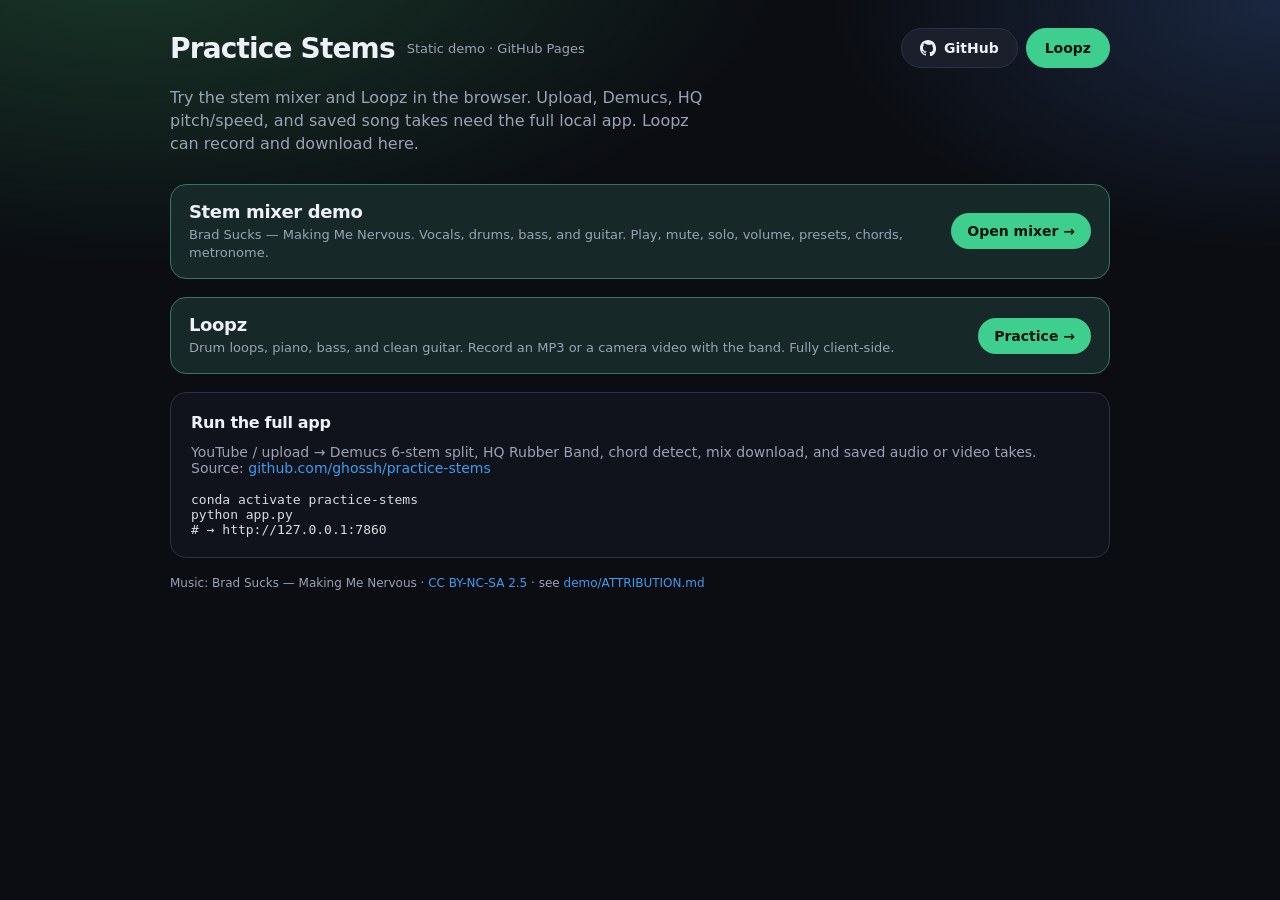
<file: docs/index.html>
<!DOCTYPE html>
<html lang="en">
<head>
  <meta charset="UTF-8" />
  <meta name="viewport" content="width=device-width, initial-scale=1, viewport-fit=cover" />
  <meta name="theme-color" content="#0b0d12" />
  <title>Practice Stems · Demo</title>
  <link rel="stylesheet" href="static/app.css" />
</head>
<body>
  <div class="wrap">
    <div class="brand">
      <h1>Practice Stems</h1>
      <span class="tag">Static demo · GitHub Pages</span>
      <div class="brand-actions">
        <a class="btn brand-github" href="https://github.com/ghossh/practice-stems" target="_blank" rel="noopener">
          <svg viewBox="0 0 16 16" width="16" height="16" aria-hidden="true" fill="currentColor"><path d="M8 0C3.58 0 0 3.58 0 8c0 3.54 2.29 6.53 5.47 7.59.4.07.55-.17.55-.38 0-.19-.01-.82-.01-1.49-2.01.37-2.53-.49-2.69-.94-.09-.23-.48-.94-.82-1.13-.28-.15-.68-.52-.01-.53.63-.01 1.08.58 1.23.82.72 1.21 1.87.87 2.33.66.07-.52.28-.87.51-1.07-1.78-.2-3.64-.89-3.64-3.95 0-.87.31-1.59.82-2.15-.08-.2-.36-1.02.08-2.12 0 0 .67-.21 2.2.82A7.68 7.68 0 0 1 8 4.77c.68.003 1.36.092 2 .27 1.53-1.04 2.2-.82 2.2-.82.44 1.1.16 1.92.08 2.12.51.56.82 1.27.82 2.15 0 3.07-1.87 3.75-3.65 3.95.29.25.54.73.54 1.48 0 1.07-.01 1.93-.01 2.2 0 .21.15.46.55.38A8.013 8.013 0 0 0 16 8c0-4.42-3.58-8-8-8z"/></svg>
          GitHub
        </a>
        <a class="btn primary brand-loopz" href="loopz.html">Loopz</a>
      </div>
    </div>
    <div class="hero">
      <p>Try the stem mixer and Loopz in the browser. Upload, Demucs, HQ pitch/speed, and saved song takes need the full local app. Loopz can record and download here.</p>
    </div>

    <a class="loopz-home-card" href="player.html">
      <div>
        <strong>Stem mixer demo</strong>
        <p>Brad Sucks — Making Me Nervous. Vocals, drums, bass, and guitar. Play, mute, solo, volume, presets, chords, metronome.</p>
      </div>
      <span class="loopz-home-go">Open mixer →</span>
    </a>

    <a class="loopz-home-card" href="loopz.html" style="margin-top: 12px;">
      <div>
        <strong>Loopz</strong>
        <p>Drum loops, piano, bass, and clean guitar. Record an MP3 or a camera video with the band. Fully client-side.</p>
      </div>
      <span class="loopz-home-go">Practice →</span>
    </a>

    <div class="card" style="margin-top: 18px;">
      <div class="library-head"><h2>Run the full app</h2></div>
      <p class="section-sub" style="margin-top:0">YouTube / upload → Demucs 6-stem split, HQ Rubber Band, chord detect, mix download, and saved audio or video takes.
        Source: <a href="https://github.com/ghossh/practice-stems" target="_blank" rel="noopener">github.com/ghossh/practice-stems</a></p>
      <pre style="margin:0;white-space:pre-wrap;font-size:13px;opacity:.9">conda activate practice-stems
python app.py
# → http://127.0.0.1:7860</pre>
    </div>

    <p class="footer-note">
      Music: Brad Sucks — Making Me Nervous ·
      <a href="https://creativecommons.org/licenses/by-nc-sa/2.5/" target="_blank" rel="noopener">CC BY-NC-SA 2.5</a> ·
      see <a href="demo/ATTRIBUTION.md">demo/ATTRIBUTION.md</a>
    </p>
  </div>
</body>
</html>
</file>
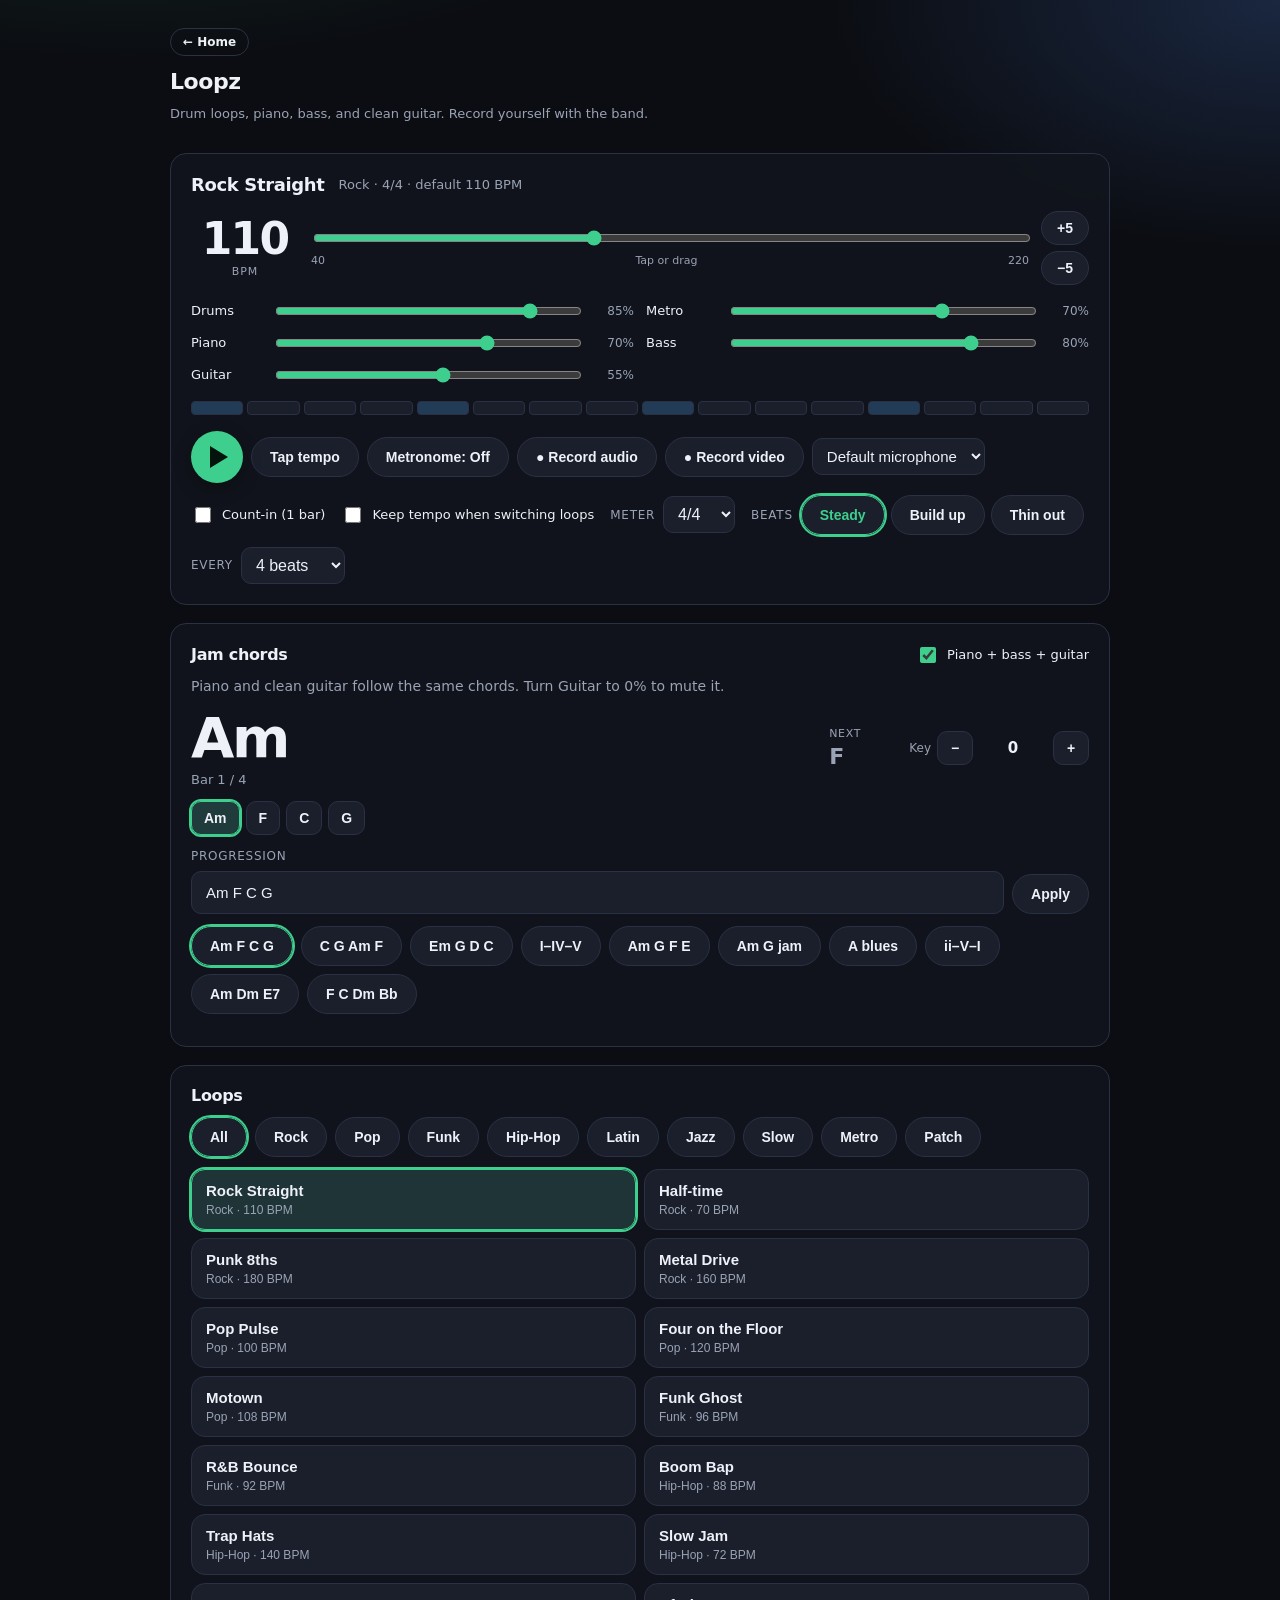
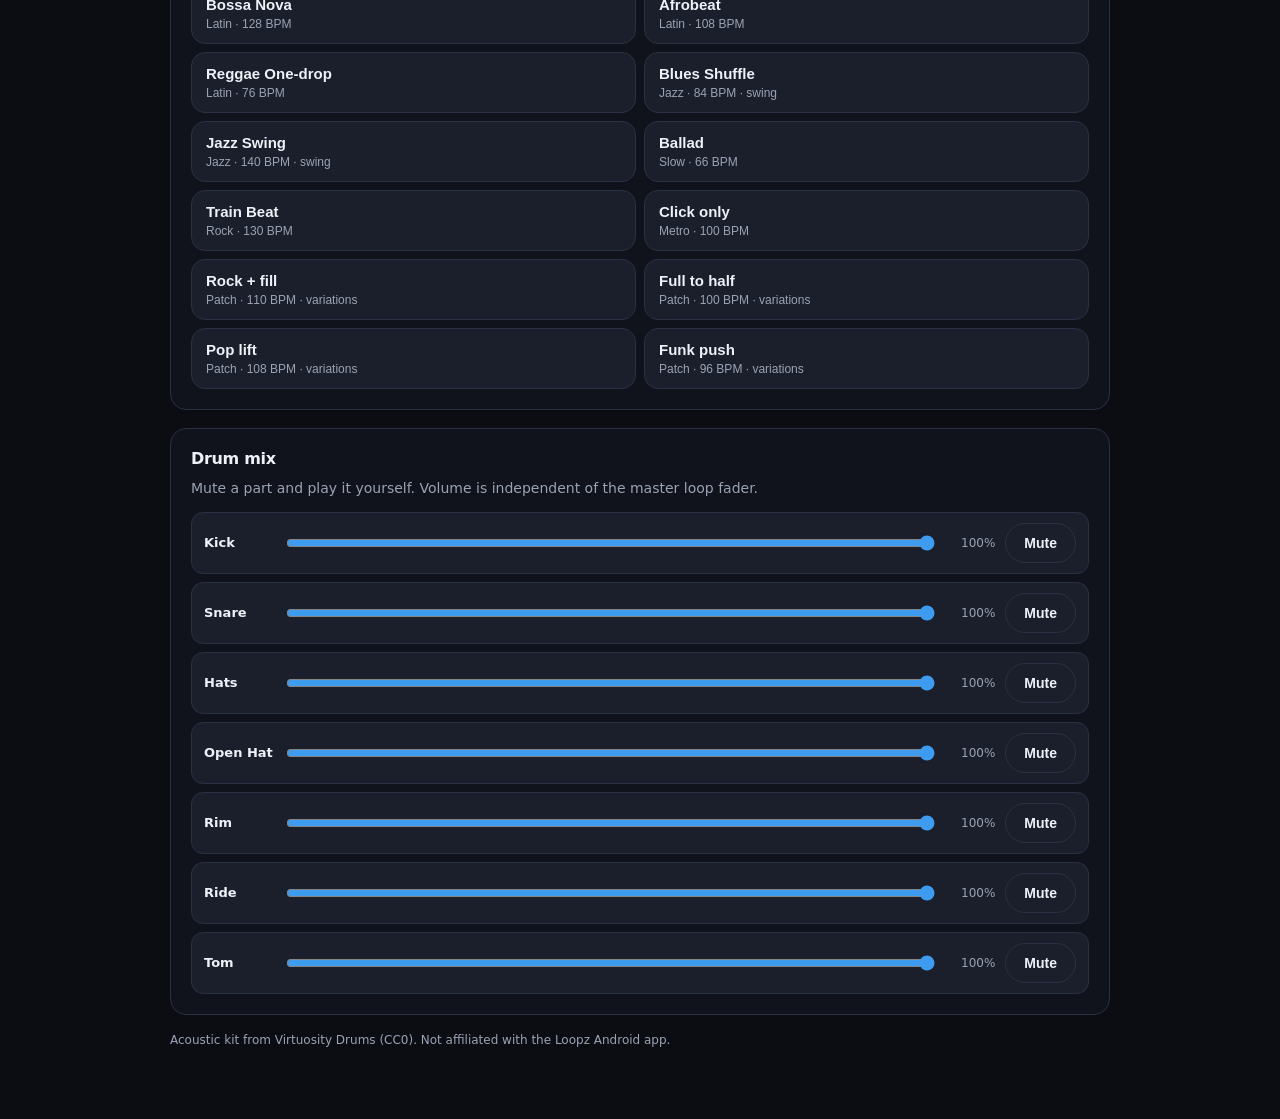
<file: docs/loopz.html>
<!DOCTYPE html>
<html lang="en">
<head>
  <meta charset="UTF-8" />
  <meta name="viewport" content="width=device-width, initial-scale=1, viewport-fit=cover" />
  <meta name="theme-color" content="#0b0d12" />
  <title>Loopz · Practice Stems</title>
  <link rel="stylesheet" href="static/app.css" />
</head>
<body>
  <div class="wrap">
    <div class="player-top">
      <div class="player-nav">
        <a class="ghost" href="./index.html">← Home</a>
      </div>
      <div class="loopz-hero-row">
        <h1>Loopz</h1>
        <p class="loopz-sub">Drum loops, piano, bass, and clean guitar. Record yourself with the band.</p>
      </div>
    </div>

    <div class="card">
      <div class="loopz-now">
        <span class="loopz-now-name" id="nowName">Rock Straight</span>
        <span class="loopz-now-meta" id="nowMeta">Rock · 4/4</span>
      </div>

      <div class="tempo-hero">
        <div class="bpm-readout">
          <span class="bpm-num" id="bpmNum">110</span>
          <span class="bpm-lab" id="bpmLab">BPM</span>
        </div>
        <div class="tempo-slider-wrap">
          <input type="range" id="tempo" min="40" max="220" step="1" value="110" />
          <div class="tempo-hint"><span>40</span><span>Tap or drag</span><span>220</span></div>
        </div>
        <div class="tempo-btns">
          <button type="button" id="bpmUp" title="Faster">+5</button>
          <button type="button" id="bpmDown" title="Slower">−5</button>
        </div>
      </div>

      <div class="loopz-vols">
        <label class="loopz-vol">
          <span>Drums</span>
          <input type="range" id="loopVol" min="0" max="1" step="0.01" value="0.85" />
          <span class="vol" id="loopVolVal">85%</span>
        </label>
        <label class="loopz-vol">
          <span>Metro</span>
          <input type="range" id="metroVol" min="0" max="1" step="0.01" value="0.7" />
          <span class="vol" id="metroVolVal">70%</span>
        </label>
        <label class="loopz-vol">
          <span>Piano</span>
          <input type="range" id="pianoVol" min="0" max="1" step="0.01" value="0.7" />
          <span class="vol" id="pianoVolVal">70%</span>
        </label>
        <label class="loopz-vol">
          <span>Bass</span>
          <input type="range" id="bassVol" min="0" max="1" step="0.01" value="0.8" />
          <span class="vol" id="bassVolVal">80%</span>
        </label>
        <label class="loopz-vol">
          <span>Guitar</span>
          <input type="range" id="guitarVol" min="0" max="1" step="0.01" value="0.55" />
          <span class="vol" id="guitarVolVal">55%</span>
        </label>
      </div>

      <div class="beat-strip" id="beatStrip" aria-hidden="true"></div>

      <div class="loopz-transport">
        <button class="primary play-btn" type="button" id="playBtn" aria-label="Play" title="Play"></button>
        <button type="button" id="tapBtn" title="Tap a few times to set tempo">Tap tempo</button>
        <button type="button" id="metroBtn" class="hq-toggle">Metronome: Off</button>
        <button type="button" id="recordBtn" class="record-btn" aria-label="Record audio">● Record audio</button>
        <button type="button" id="recordVideoBtn" class="record-btn" aria-label="Record video">● Record video</button>
        <select id="micSel" title="Microphone" aria-label="Microphone">
          <option value="">Default microphone</option>
        </select>
        <span class="rec-timer" id="recTimer" hidden>0:00</span>
      </div>
      <div class="cam-preview" id="camPreview" hidden>
        <video id="camVideo" autoplay playsinline muted></video>
        <span class="cam-preview-badge">REC</span>
      </div>
      <p class="loopz-rec-note" id="recNote" hidden></p>
      <audio id="takeAudio" controls hidden></audio>
      <video id="takeVideo" class="take-video" controls playsinline hidden></video>
      <div class="loopz-checks">
        <label><input type="checkbox" id="countIn" /> Count-in (1 bar)</label>
        <label><input type="checkbox" id="keepTempo" /> Keep tempo when switching loops</label>
        <div class="loopz-field">
          <span>Meter</span>
          <select id="meterSel">
            <option value="4" selected>4/4</option>
            <option value="3">3/4</option>
            <option value="2">2/4</option>
            <option value="6">6/8</option>
          </select>
        </div>
        <div class="loopz-field">
          <span>Beats</span>
          <div class="seg" id="shapeSeg" role="group" aria-label="Beats">
            <button type="button" data-shape="steady" class="on">Steady</button>
            <button type="button" data-shape="build">Build up</button>
            <button type="button" data-shape="thin">Thin out</button>
          </div>
        </div>
        <div class="loopz-field">
          <span>Every</span>
          <select id="shapeEverySel" title="How long each build or thin step lasts">
            <option value="2">2 beats</option>
            <option value="4" selected>4 beats</option>
            <option value="8">8 beats</option>
            <option value="16">16 beats</option>
          </select>
        </div>
        <span class="loopz-shape-hint" id="shapeHint"></span>
      </div>
    </div>

    <div class="card jam-card" style="margin-top: 18px;">
      <div class="library-head">
        <h2>Jam chords</h2>
        <label class="jam-toggle">
          <input type="checkbox" id="jamOn" checked />
          Piano + bass + guitar
        </label>
      </div>
      <p class="section-sub" style="margin-top:0">Piano and clean guitar follow the same chords. Turn Guitar to 0% to mute it.</p>

      <div class="jam-now-row">
        <div class="jam-now-wrap">
          <div class="jam-now" id="jamNow">Am</div>
          <div class="jam-now-meta" id="jamNowMeta">Bar 1 / 4</div>
        </div>
        <div class="jam-next-col">
          <span class="jam-next-lab">Next</span>
          <span class="jam-next" id="jamNext">F</span>
        </div>
        <div class="key-wrap jam-key" title="Transpose the whole progression">
          <span>Key</span>
          <button type="button" id="jamDown" aria-label="Lower key">−</button>
          <span class="key-val" id="jamKeyVal">0</span>
          <button type="button" id="jamUp" aria-label="Raise key">+</button>
        </div>
      </div>

      <div class="jam-prog-row" id="jamChips"></div>

      <div class="jam-edit">
        <label for="jamProg">Progression</label>
        <input id="jamProg" type="text" spellcheck="false" autocomplete="off"
          value="Am F C G" placeholder="Am F C G" />
        <button type="button" id="jamApply">Apply</button>
      </div>
      <div class="loopz-filters" id="jamPresets"></div>
    </div>

    <div class="card" style="margin-top: 18px;">
      <div class="library-head">
        <h2>Loops</h2>
      </div>
      <div class="loopz-filters" id="filters"></div>
      <div class="loop-grid" id="loopGrid"></div>
    </div>

    <div class="card" style="margin-top: 18px;">
      <div class="library-head">
        <h2>Drum mix</h2>
      </div>
      <p class="section-sub" style="margin-top:0">Mute a part and play it yourself. Volume is independent of the master loop fader.</p>
      <div class="loopz-drums" id="drumMix"></div>
    </div>
    <p class="footer-note">Acoustic kit from Virtuosity Drums (CC0). Not affiliated with the Loopz Android app.</p>
  </div>
  <script src="static/lame.min.js"></script>
  <script src="static/loopz.js"></script>
</body>
</html>
</file>
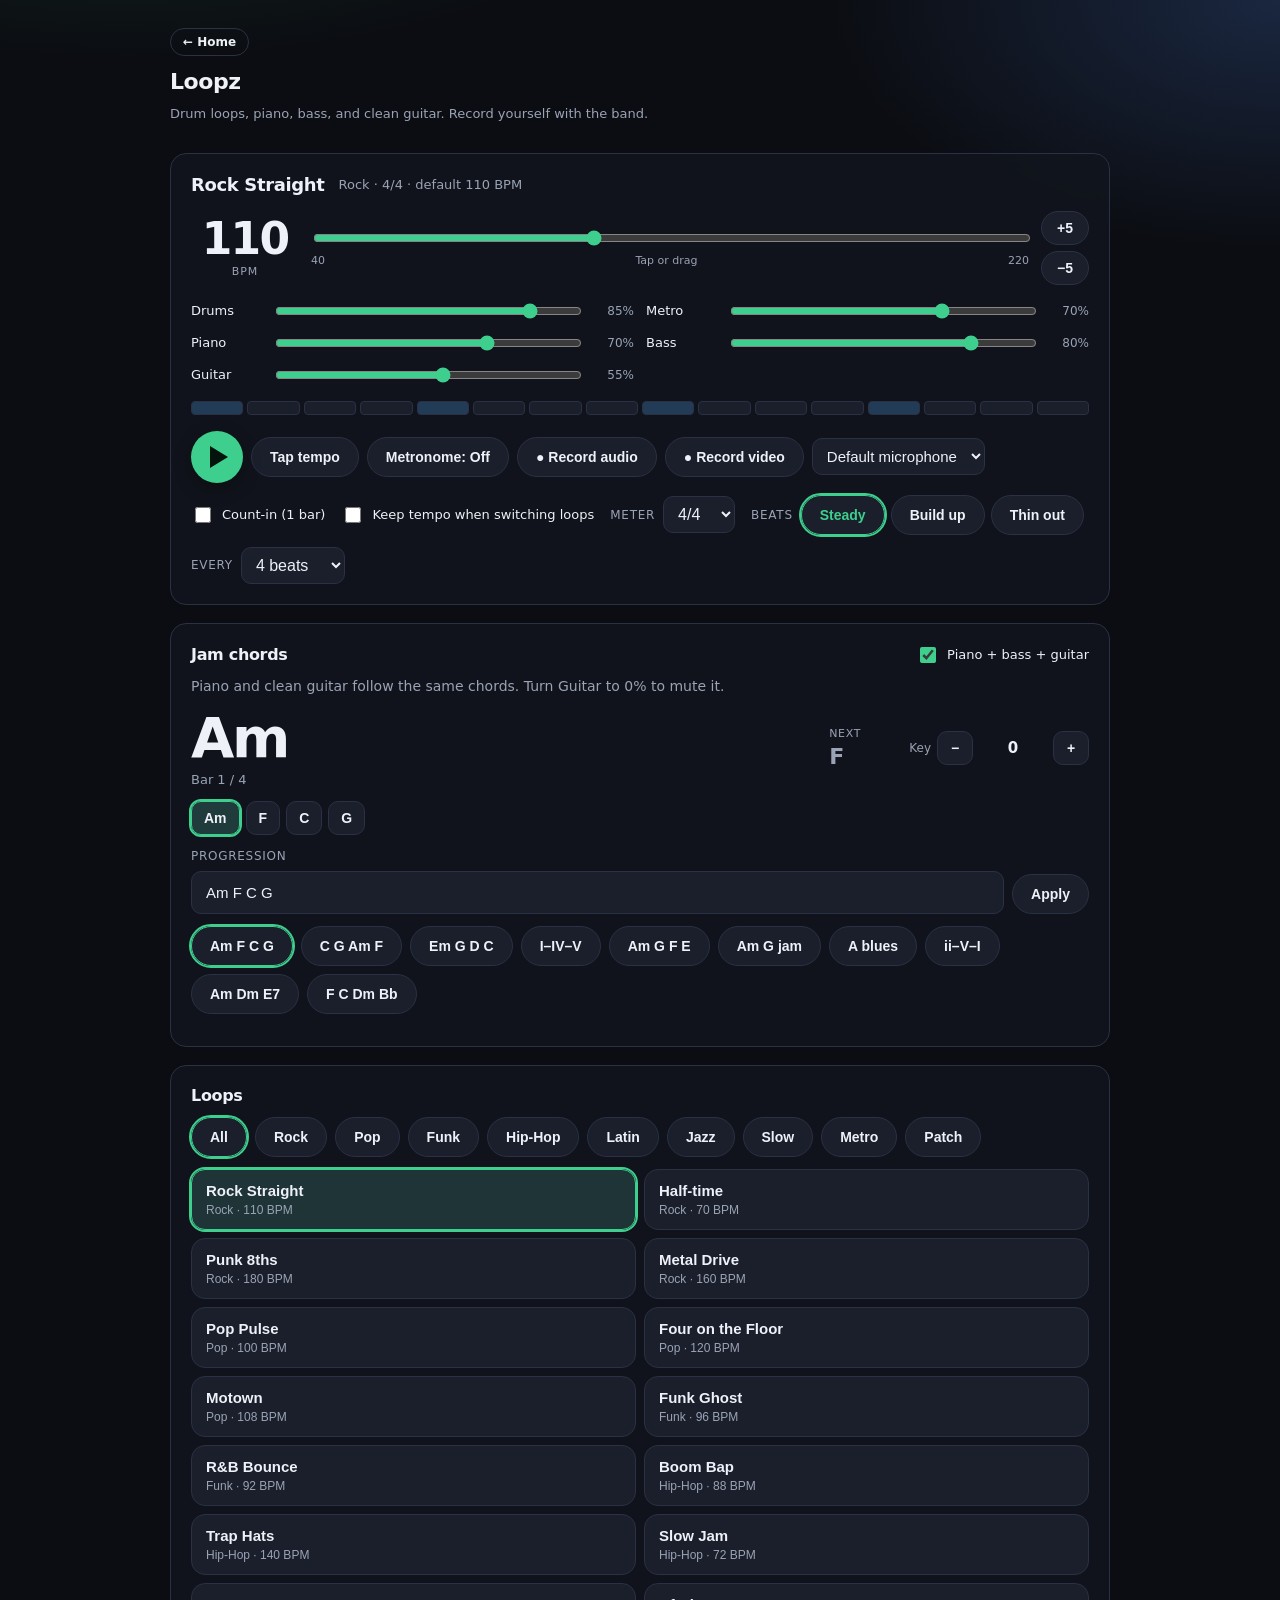
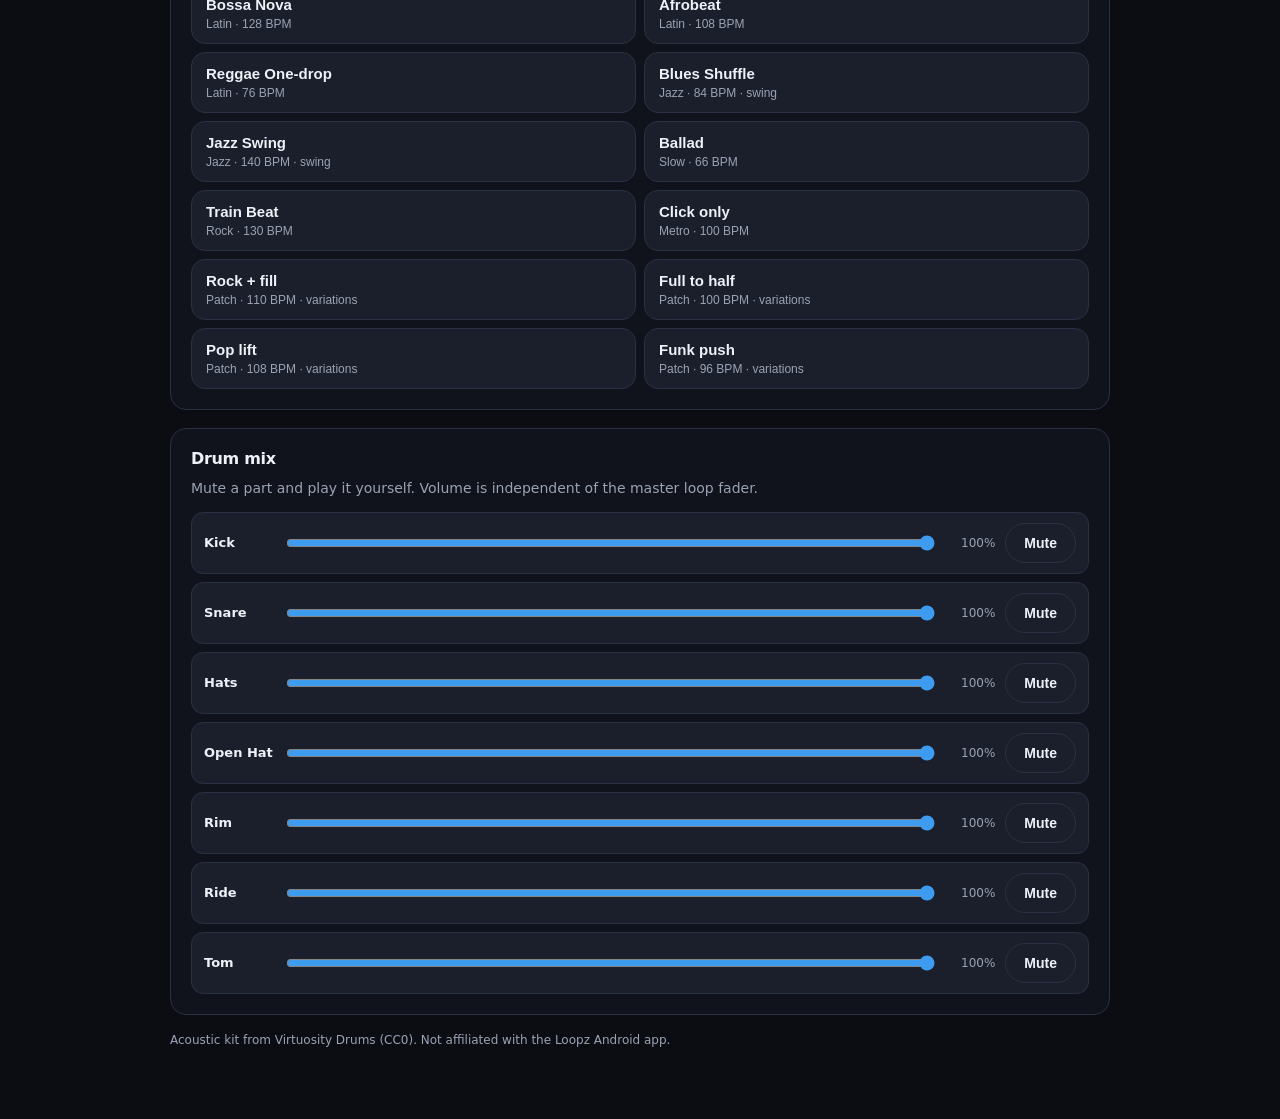
<file: static/loopz.html>
<!DOCTYPE html>
<html lang="en">
<head>
  <meta charset="UTF-8" />
  <meta name="viewport" content="width=device-width, initial-scale=1, viewport-fit=cover" />
  <meta name="theme-color" content="#0b0d12" />
  <title>Loopz · Practice Stems</title>
  <link rel="stylesheet" href="/static/app.css" />
</head>
<body>
  <div class="wrap">
    <div class="player-top">
      <div class="player-nav">
        <a class="ghost" href="/">← Home</a>
      </div>
      <div class="loopz-hero-row">
        <h1>Loopz</h1>
        <p class="loopz-sub">Drum loops, piano, bass, and clean guitar. Record yourself with the band.</p>
      </div>
    </div>

    <div class="card">
      <div class="loopz-now">
        <span class="loopz-now-name" id="nowName">Rock Straight</span>
        <span class="loopz-now-meta" id="nowMeta">Rock · 4/4</span>
      </div>

      <div class="tempo-hero">
        <div class="bpm-readout">
          <span class="bpm-num" id="bpmNum">110</span>
          <span class="bpm-lab" id="bpmLab">BPM</span>
        </div>
        <div class="tempo-slider-wrap">
          <input type="range" id="tempo" min="40" max="220" step="1" value="110" />
          <div class="tempo-hint"><span>40</span><span>Tap or drag</span><span>220</span></div>
        </div>
        <div class="tempo-btns">
          <button type="button" id="bpmUp" title="Faster">+5</button>
          <button type="button" id="bpmDown" title="Slower">−5</button>
        </div>
      </div>

      <div class="loopz-vols">
        <label class="loopz-vol">
          <span>Drums</span>
          <input type="range" id="loopVol" min="0" max="1" step="0.01" value="0.85" />
          <span class="vol" id="loopVolVal">85%</span>
        </label>
        <label class="loopz-vol">
          <span>Metro</span>
          <input type="range" id="metroVol" min="0" max="1" step="0.01" value="0.7" />
          <span class="vol" id="metroVolVal">70%</span>
        </label>
        <label class="loopz-vol">
          <span>Piano</span>
          <input type="range" id="pianoVol" min="0" max="1" step="0.01" value="0.7" />
          <span class="vol" id="pianoVolVal">70%</span>
        </label>
        <label class="loopz-vol">
          <span>Bass</span>
          <input type="range" id="bassVol" min="0" max="1" step="0.01" value="0.8" />
          <span class="vol" id="bassVolVal">80%</span>
        </label>
        <label class="loopz-vol">
          <span>Guitar</span>
          <input type="range" id="guitarVol" min="0" max="1" step="0.01" value="0.55" />
          <span class="vol" id="guitarVolVal">55%</span>
        </label>
      </div>

      <div class="beat-strip" id="beatStrip" aria-hidden="true"></div>

      <div class="loopz-transport">
        <button class="primary play-btn" type="button" id="playBtn" aria-label="Play" title="Play"></button>
        <button type="button" id="tapBtn" title="Tap a few times to set tempo">Tap tempo</button>
        <button type="button" id="metroBtn" class="hq-toggle">Metronome: Off</button>
        <button type="button" id="recordBtn" class="record-btn" aria-label="Record audio">● Record audio</button>
        <button type="button" id="recordVideoBtn" class="record-btn" aria-label="Record video">● Record video</button>
        <select id="micSel" title="Microphone" aria-label="Microphone">
          <option value="">Default microphone</option>
        </select>
        <span class="rec-timer" id="recTimer" hidden>0:00</span>
      </div>
      <div class="cam-preview" id="camPreview" hidden>
        <video id="camVideo" autoplay playsinline muted></video>
        <span class="cam-preview-badge">REC</span>
      </div>
      <p class="loopz-rec-note" id="recNote" hidden></p>
      <audio id="takeAudio" controls hidden></audio>
      <video id="takeVideo" class="take-video" controls playsinline hidden></video>
      <div class="loopz-checks">
        <label><input type="checkbox" id="countIn" /> Count-in (1 bar)</label>
        <label><input type="checkbox" id="keepTempo" /> Keep tempo when switching loops</label>
        <div class="loopz-field">
          <span>Meter</span>
          <select id="meterSel">
            <option value="4" selected>4/4</option>
            <option value="3">3/4</option>
            <option value="2">2/4</option>
            <option value="6">6/8</option>
          </select>
        </div>
        <div class="loopz-field">
          <span>Beats</span>
          <div class="seg" id="shapeSeg" role="group" aria-label="Beats">
            <button type="button" data-shape="steady" class="on">Steady</button>
            <button type="button" data-shape="build">Build up</button>
            <button type="button" data-shape="thin">Thin out</button>
          </div>
        </div>
        <div class="loopz-field">
          <span>Every</span>
          <select id="shapeEverySel" title="How long each build or thin step lasts">
            <option value="2">2 beats</option>
            <option value="4" selected>4 beats</option>
            <option value="8">8 beats</option>
            <option value="16">16 beats</option>
          </select>
        </div>
        <span class="loopz-shape-hint" id="shapeHint"></span>
      </div>
    </div>

    <div class="card jam-card" style="margin-top: 18px;">
      <div class="library-head">
        <h2>Jam chords</h2>
        <label class="jam-toggle">
          <input type="checkbox" id="jamOn" checked />
          Piano + bass + guitar
        </label>
      </div>
      <p class="section-sub" style="margin-top:0">Piano and clean guitar follow the same chords. Turn Guitar to 0% to mute it.</p>

      <div class="jam-now-row">
        <div class="jam-now-wrap">
          <div class="jam-now" id="jamNow">Am</div>
          <div class="jam-now-meta" id="jamNowMeta">Bar 1 / 4</div>
        </div>
        <div class="jam-next-col">
          <span class="jam-next-lab">Next</span>
          <span class="jam-next" id="jamNext">F</span>
        </div>
        <div class="key-wrap jam-key" title="Transpose the whole progression">
          <span>Key</span>
          <button type="button" id="jamDown" aria-label="Lower key">−</button>
          <span class="key-val" id="jamKeyVal">0</span>
          <button type="button" id="jamUp" aria-label="Raise key">+</button>
        </div>
      </div>

      <div class="jam-prog-row" id="jamChips"></div>

      <div class="jam-edit">
        <label for="jamProg">Progression</label>
        <input id="jamProg" type="text" spellcheck="false" autocomplete="off"
          value="Am F C G" placeholder="Am F C G" />
        <button type="button" id="jamApply">Apply</button>
      </div>
      <div class="loopz-filters" id="jamPresets"></div>
    </div>

    <div class="card" style="margin-top: 18px;">
      <div class="library-head">
        <h2>Loops</h2>
      </div>
      <div class="loopz-filters" id="filters"></div>
      <div class="loop-grid" id="loopGrid"></div>
    </div>

    <div class="card" style="margin-top: 18px;">
      <div class="library-head">
        <h2>Drum mix</h2>
      </div>
      <p class="section-sub" style="margin-top:0">Mute a part and play it yourself. Volume is independent of the master loop fader.</p>
      <div class="loopz-drums" id="drumMix"></div>
    </div>
    <p class="footer-note">Acoustic kit from Virtuosity Drums (CC0). Not affiliated with the Loopz Android app.</p>
  </div>
  <script src="/static/lame.min.js"></script>
  <script src="/static/loopz.js"></script>
</body>
</html>
</file>
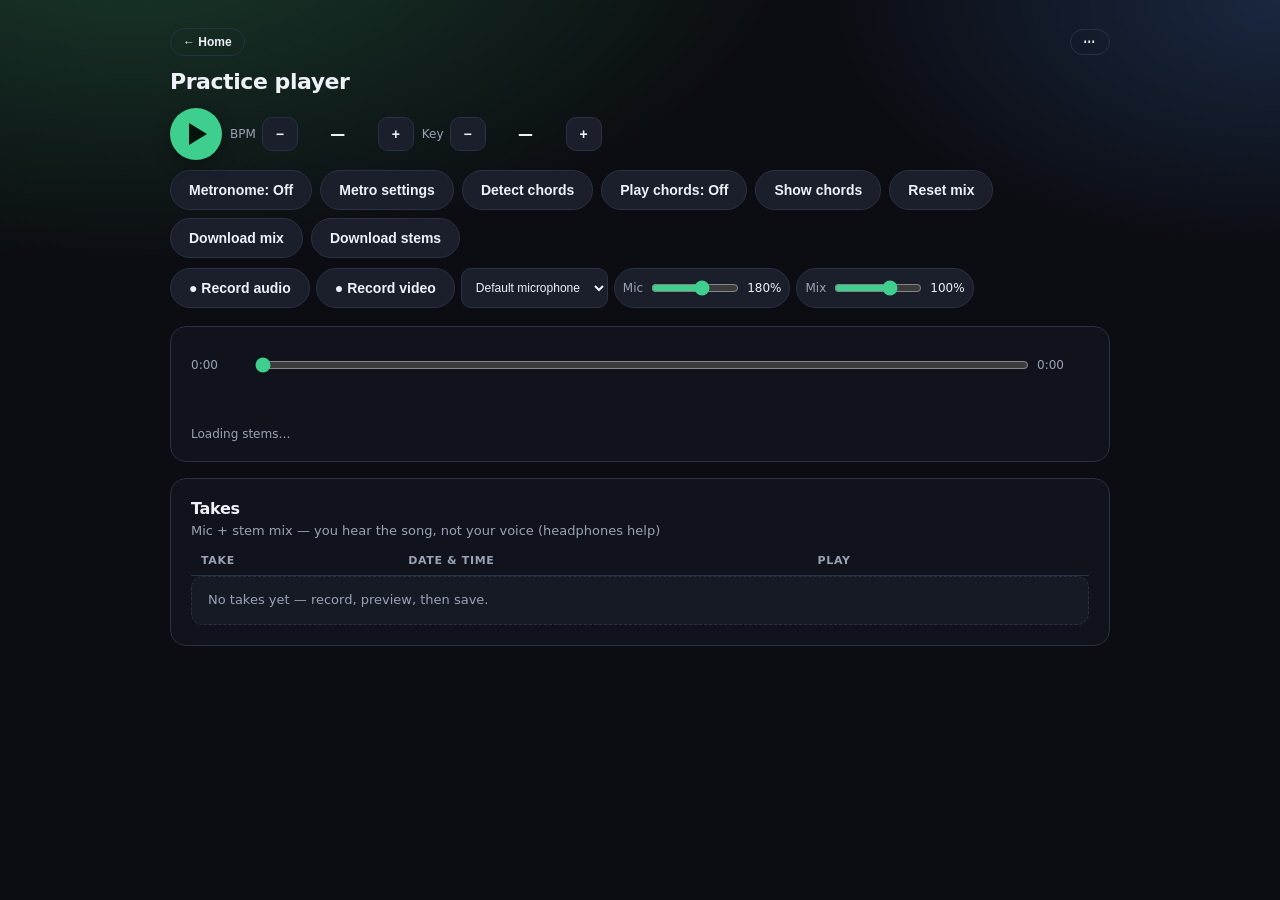
<file: static/player.html>
<!DOCTYPE html>
<html lang="en">
<head>
  <meta charset="UTF-8" />
  <meta name="viewport" content="width=device-width, initial-scale=1, viewport-fit=cover" />
  <meta name="theme-color" content="#0b0d12" />
  <title>Practice Player</title>
  <link rel="stylesheet" href="/static/app.css" />
</head>
<body>
  <div class="wrap">
    <div class="player-top">
      <div class="player-nav">
        <button type="button" class="ghost" id="homeBtn">← Home</button>
        <div class="more-wrap">
          <button type="button" class="ghost more-btn" id="moreBtn" aria-label="More" aria-haspopup="true" aria-expanded="false">⋯</button>
          <div class="more-menu" id="moreMenu" hidden>
            <button type="button" id="rerunStemsBtn">Rerun stems</button>
            <label class="more-field" title="Used when running stem separation">
              <span>Device</span>
              <select id="deviceSel">
                <option value="auto">Auto</option>
                <option value="cpu">CPU</option>
              </select>
            </label>
            <div class="more-sep"></div>
            <button type="button" id="rerunBeatsBtn">Detect beats</button>
            <button type="button" id="rerunChordsBtn">Rerun chords</button>
            <div class="more-sep"></div>
            <label class="more-field" title="Playback speed">
              <span>Speed</span>
              <select id="speedSel">
                <option value="0.5">0.5×</option>
                <option value="0.75">0.75×</option>
                <option value="0.85">0.85×</option>
                <option value="1" selected>1×</option>
                <option value="1.25">1.25×</option>
                <option value="1.5">1.5×</option>
              </select>
            </label>
            <button type="button" id="hqSpeedBtn" class="hq-toggle" title="Off = instant browser slowdown. On = Rubber Band HQ">HQ speed: Off</button>
          </div>
        </div>
      </div>
      <h1 id="title">Practice player</h1>
      <div class="transport">
        <div class="transport-primary">
          <button class="primary play-btn" id="playBtn" type="button" aria-label="Play" title="Play"></button>
          <div class="key-wrap bpm-wrap" title="Detected tempo. Use −/+ to nudge BPM.">
            <span>BPM</span>
            <button type="button" id="bpmDownBtn" aria-label="Slower">−</button>
            <span class="key-val" id="bpmVal">—</span>
            <button type="button" id="bpmUpBtn" aria-label="Faster">+</button>
          </div>
          <div class="key-wrap" title="Transpose while playing. Shows song key name when known.">
            <span>Key</span>
            <button type="button" id="keyDownBtn" aria-label="Lower key">−</button>
            <span class="key-val" id="keyVal">—</span>
            <button type="button" id="keyUpBtn" aria-label="Raise key">+</button>
          </div>
        </div>
        <div class="transport-secondary">
          <button type="button" id="metroBtn" class="hq-toggle" title="Click track locked to song BPM">Metronome: Off</button>
          <button type="button" id="metroSettingsBtn" title="Metronome volume, sound, meter">Metro settings</button>
          <button type="button" id="detectChordsBtn" title="Detect chord changes">Detect chords</button>
          <button type="button" id="playChordsBtn" class="hq-toggle" title="Play piano chords along with the song">Play chords: Off</button>
          <button type="button" id="showChordsBtn" class="hq-toggle" title="Show or hide the chord chart">Show chords</button>
          <button id="resetBtn" type="button">Reset mix</button>
          <button id="downloadBtn" type="button" title="Download current mix as MP3">Download mix</button>
          <button id="downloadStemsBtn" type="button" title="Download all stems as a ZIP folder">Download stems</button>
        </div>
        <div class="transport-record">
          <div class="record-wrap">
            <button type="button" class="record-btn" id="recordBtn" aria-label="Record audio">● Record audio</button>
            <button type="button" class="record-btn" id="recordVideoBtn" aria-label="Record video">● Record video</button>
            <select id="micSel" title="Microphone" aria-label="Microphone">
              <option value="">Default microphone</option>
            </select>
            <label class="rec-gain" title="Microphone level in the take">
              <span>Mic</span>
              <input type="range" id="micVol" min="0" max="3" step="0.05" value="1.8" />
              <span class="rec-gain-val" id="micVolVal">180%</span>
            </label>
            <label class="rec-gain" title="Master volume for the song mix">
              <span>Mix</span>
              <input type="range" id="masterVol" min="0" max="1.5" step="0.05" value="1" />
              <span class="rec-gain-val" id="masterVolVal">100%</span>
            </label>
          </div>
          <div class="cam-preview" id="camPreview" hidden>
            <video id="camVideo" autoplay playsinline muted></video>
            <span class="cam-preview-badge">REC</span>
          </div>
        </div>
      </div>
    </div>

    <div class="card sep-card" id="sepCard" hidden>
      <h2>Preparing stems</h2>
      <p class="sep-sub">Splitting the track so you can mute, solo, and practice.</p>
      <div class="progress on" id="sepProgress">
        <div class="bar"><span id="sepBar"></span></div>
        <div class="status" id="sepMsg">Starting…</div>
      </div>
    </div>

    <section class="card chord-player" id="chordPlayer" hidden>
      <div class="chord-player-head">
        <div>
          <h2>Chords</h2>
          <p class="chord-player-sub" id="chordPlayerSub">Play — chords follow along</p>
        </div>
        <div class="chord-view-toggle" role="group" aria-label="Chord view">
          <button type="button" id="viewSlide" class="on">Sliding</button>
          <button type="button" id="viewSheet">Full sheet</button>
          <button type="button" id="hideChordsBtn">Hide</button>
        </div>
      </div>
      <div id="chordSlideView">
        <div class="chord-now-row" id="chordNowRow">
          <button type="button" class="chord-side" id="chordPrev" title="Previous">—</button>
          <div class="chord-now-wrap">
            <div class="chord-now" id="chordNow">—</div>
            <div class="chord-now-meta" id="chordNowMeta">Hit play</div>
          </div>
          <button type="button" class="chord-side" id="chordNext" title="Next">—</button>
          <button type="button" class="chord-side dim" id="chordNext2" title="Upcoming">—</button>
        </div>
      </div>
      <div id="chordSheetView" hidden>
        <div class="chord-sheet-scroll" id="chordSheetScroll"></div>
      </div>
      <div class="chord-timeline" id="chordTimeline"></div>
    </section>

    <div class="card" id="mixerCard">
      <div class="metro-panel" id="metroPanel" hidden>
        <div class="metro-panel-head">
          <strong>Metronome settings</strong>
          <button type="button" class="ghost" id="metroPanelClose">Close</button>
        </div>
        <div class="metro-panel-grid">
          <label class="metro-field">
            <span>Volume</span>
            <input type="range" id="metroVol" min="0" max="1" step="0.05" value="0.85" />
            <span class="metro-val" id="metroVolVal">85%</span>
          </label>
          <label class="metro-field">
            <span>Sound</span>
            <select id="metroSound">
              <option value="beep">Beep (loud)</option>
              <option value="wood" selected>Wood block</option>
              <option value="tick">Tick</option>
            </select>
          </label>
          <label class="metro-field">
            <span>Meter</span>
            <select id="meterSel">
              <option value="4">4/4</option>
              <option value="3">3/4</option>
              <option value="2">2/4</option>
              <option value="6">6/8</option>
            </select>
          </label>
          <label class="metro-field metro-check">
            <input type="checkbox" id="metroAccent" checked />
            <span>Accent downbeat</span>
          </label>
          <button type="button" id="metroTestBtn" title="Play a sample click">Test click</button>
        </div>
      </div>

      <div class="seek-block">
        <div class="seek-row">
          <span class="time" id="tCur">0:00</span>
          <input type="range" id="seek" min="0" max="1000" value="0" step="1" />
          <span class="time" id="tDur">0:00</span>
        </div>
        <div class="activity-row" id="activityRow" hidden>
          <span class="activity-spacer"></span>
          <div class="activity-stack">
            <div class="activity-plot" id="activityPlotWrap" title="Click to jump · drag to loop">
              <svg id="activityPlot" viewBox="0 0 1000 100" preserveAspectRatio="none" aria-hidden="true"></svg>
            </div>
            <div class="activity-legend" id="activityLegend">
              <label><input type="checkbox" data-series="vocals" checked /><i class="activity-swatch vocals"></i> vocals</label>
              <label><input type="checkbox" data-series="drums" checked /><i class="activity-swatch drums"></i> drums</label>
              <label><input type="checkbox" data-series="bass" checked /><i class="activity-swatch bass"></i> bass</label>
              <label><input type="checkbox" data-series="solo" checked /><i class="activity-swatch solo"></i> solo</label>
              <label><input type="checkbox" data-series="guitar" checked /><i class="activity-swatch guitar"></i> guitar</label>
              <label><input type="checkbox" data-series="other" /><i class="activity-swatch other"></i> other</label>
              <button type="button" class="ghost activity-loop-btn" id="loopClearBtn" hidden>Clear loop</button>
              <button type="button" class="ghost activity-loop-btn" id="loopDownloadBtn" hidden title="Download selected loop as MP3">Download loop</button>
              <span class="activity-loop-meta" id="loopMeta"></span>
            </div>
          </div>
          <span class="activity-spacer"></span>
        </div>
      </div>

      <div class="presets" id="presets"></div>
      <div class="stems" id="stems"></div>
      <div class="footer-note" id="status">Loading stems…</div>
    </div>

    <section class="card takes-card" id="takesWrap">
      <div class="takes-head">
        <div>
          <h2>Takes</h2>
          <p class="takes-hint">Mic + stem mix — you hear the song, not your voice (headphones help)</p>
        </div>
        <span class="takes-count" id="takesCount"></span>
      </div>
      <div class="rec-strip" id="recStrip" hidden>
        <span class="rec-dot" aria-hidden="true"></span>
        <span class="rec-timer" id="recTimer">0:00</span>
        <span class="rec-strip-lab" id="recStripLab">Recording</span>
        <span class="rec-mic-lab" id="recMicLab"></span>
        <button type="button" class="ghost" id="recStripStop">Stop</button>
      </div>
      <div class="take-preview" id="takePreview" hidden>
        <div class="take-preview-head">
          <strong>Preview take</strong>
          <span class="takes-hint">Listen first, then save or discard</span>
        </div>
        <audio id="previewTake" controls preload="auto"></audio>
        <video id="previewVideo" class="take-video" controls playsinline hidden></video>
        <div class="take-preview-actions">
          <button type="button" class="primary" id="saveTakeBtn">Save take</button>
          <button type="button" id="discardTakeBtn">Discard</button>
        </div>
      </div>
      <div class="takes-table-wrap">
        <table class="takes-table" id="takesTable">
          <thead>
            <tr>
              <th>Take</th>
              <th>Date &amp; time</th>
              <th>Play</th>
              <th></th>
            </tr>
          </thead>
          <tbody id="takesList"></tbody>
        </table>
        <div class="takes-empty" id="takesEmpty">No takes yet — record, preview, then save.</div>
      </div>
    </section>
  </div>

  <script src="/static/lame.min.js"></script>
  <script>
    const BOOT = __BOOT_JSON__;

    const STEM_ORDER = BOOT.stem_order || ["vocals", "drums", "bass", "guitar", "piano", "other"];
    const PRESETS = [
      { id: "all", label: "All on", mute: [] },
      { id: "guitarist", label: "Guitarist", mute: ["guitar"] },
      { id: "drummer", label: "Drummer", mute: ["drums"] },
      { id: "singer", label: "Singer", mute: ["vocals"] },
      { id: "bassist", label: "Bassist", mute: ["bass"] },
      { id: "pianist", label: "Pianist", mute: ["piano"] },
      { id: "karaoke", label: "Karaoke", mute: ["vocals"] },
    ];

    const tracks = {}; // name -> { audio, muted, solo, vol, originalSrc }
    let playing = false;
    let activePreset = "all";
    let seeking = false;
    let syncTimer = null;
    let uiTimer = null;
    let playbackRate = 1;
    let hqSpeed = 1; // speed baked into loaded stem files (1 = originals)
    let stretchBusy = false;
    let hqEnabled = false; // user toggle: Rubber Band HQ vs instant browser rate
    const MAX_KEY = 6;
    let keySemitones = 0; // UI key offset
    let bakedKey = 0; // semitones baked into currently loaded stems
    let pendingKey = null; // latest requested key while a transform is running
    let transformGen = 0; // ignore stale transforms
    const NOTE_SHARP = ["C", "C#", "D", "D#", "E", "F", "F#", "G", "G#", "A", "A#", "B"];
    const FLAT_TO_SHARP = {
      Db: "C#", Eb: "D#", Fb: "E", Gb: "F#", Ab: "G#", Bb: "A#", Cb: "B",
    };

    const playBtn = document.getElementById("playBtn");
    const recordBtn = document.getElementById("recordBtn");
    const recordVideoBtn = document.getElementById("recordVideoBtn");
    const camPreview = document.getElementById("camPreview");
    const camVideo = document.getElementById("camVideo");
    const resetBtn = document.getElementById("resetBtn");
    const downloadBtn = document.getElementById("downloadBtn");
    const downloadStemsBtn = document.getElementById("downloadStemsBtn");
    const speedSel = document.getElementById("speedSel");
    const hqSpeedBtn = document.getElementById("hqSpeedBtn");
    const keyDownBtn = document.getElementById("keyDownBtn");
    const keyUpBtn = document.getElementById("keyUpBtn");
    const keyVal = document.getElementById("keyVal");
    const bpmDownBtn = document.getElementById("bpmDownBtn");
    const bpmUpBtn = document.getElementById("bpmUpBtn");
    const bpmVal = document.getElementById("bpmVal");
    const metroBtn = document.getElementById("metroBtn");
    const metroSettingsBtn = document.getElementById("metroSettingsBtn");
    const metroPanel = document.getElementById("metroPanel");
    const metroPanelClose = document.getElementById("metroPanelClose");
    const meterSel = document.getElementById("meterSel");
    const metroVol = document.getElementById("metroVol");
    const metroVolVal = document.getElementById("metroVolVal");
    const metroSound = document.getElementById("metroSound");
    const metroAccent = document.getElementById("metroAccent");
    const metroTestBtn = document.getElementById("metroTestBtn");
    const deviceSel = document.getElementById("deviceSel");
    const seekEl = document.getElementById("seek");
    const tCur = document.getElementById("tCur");
    const tDur = document.getElementById("tDur");
    const activityRow = document.getElementById("activityRow");
    const activityPlot = document.getElementById("activityPlot");
    const activityPlotWrap = document.getElementById("activityPlotWrap");
    const activityLegend = document.getElementById("activityLegend");
    const loopClearBtn = document.getElementById("loopClearBtn");
    const loopDownloadBtn = document.getElementById("loopDownloadBtn");
    const loopMeta = document.getElementById("loopMeta");
    const statusEl = document.getElementById("status");
    const detectChordsBtn = document.getElementById("detectChordsBtn");
    const playChordsBtn = document.getElementById("playChordsBtn");
    const showChordsBtn = document.getElementById("showChordsBtn");
    const moreBtn = document.getElementById("moreBtn");
    const moreMenu = document.getElementById("moreMenu");
    const rerunStemsBtn = document.getElementById("rerunStemsBtn");
    const rerunBeatsBtn = document.getElementById("rerunBeatsBtn");
    const rerunChordsBtn = document.getElementById("rerunChordsBtn");
    const sepCard = document.getElementById("sepCard");
    const sepBar = document.getElementById("sepBar");
    const sepMsg = document.getElementById("sepMsg");
    const mixerCard = document.getElementById("mixerCard");
    const chordPlayer = document.getElementById("chordPlayer");
    const chordPlayerSub = document.getElementById("chordPlayerSub");
    const chordTimeline = document.getElementById("chordTimeline");
    const chordSlideView = document.getElementById("chordSlideView");
    const chordSheetView = document.getElementById("chordSheetView");
    const chordSheetScroll = document.getElementById("chordSheetScroll");
    const chordPrev = document.getElementById("chordPrev");
    const chordNow = document.getElementById("chordNow");
    const chordNext = document.getElementById("chordNext");
    const chordNext2 = document.getElementById("chordNext2");
    const chordNowMeta = document.getElementById("chordNowMeta");
    const viewSlide = document.getElementById("viewSlide");
    const viewSheet = document.getElementById("viewSheet");
    const takesList = document.getElementById("takesList");
    const takesCount = document.getElementById("takesCount");
    const recStrip = document.getElementById("recStrip");
    const recStripLab = document.getElementById("recStripLab");
    const recTimerEl = document.getElementById("recTimer");
    const recStripStop = document.getElementById("recStripStop");
    const recMicLab = document.getElementById("recMicLab");
    const micSel = document.getElementById("micSel");
    const micVolEl = document.getElementById("micVol");
    const micVolVal = document.getElementById("micVolVal");
    const masterVolEl = document.getElementById("masterVol");
    const masterVolVal = document.getElementById("masterVolVal");
    const takePreview = document.getElementById("takePreview");
    const previewVideo = document.getElementById("previewVideo");
    const previewTake = document.getElementById("previewTake");
    const saveTakeBtn = document.getElementById("saveTakeBtn");
    const discardTakeBtn = document.getElementById("discardTakeBtn");
    const takesEmpty = document.getElementById("takesEmpty");
    const takesTable = document.getElementById("takesTable");

    function setPlayUi(isPlaying) {
      if (!playBtn) return;
      if (isPlaying) {
        playBtn.classList.add("playing");
        playBtn.classList.remove("primary");
      } else {
        playBtn.classList.remove("playing");
        playBtn.classList.add("primary");
      }
      playBtn.setAttribute("aria-label", isPlaying ? "Pause" : "Play");
      playBtn.title = isPlaying ? "Pause" : "Play";
    }
    setPlayUi(false);

    let metroOn = false;
    let metroTimer = null;
    let metroLastBeat = -1;
    let metroCtx = null;
    let metroVolume = 0.85;
    let metroSoundStyle = "wood";
    let metroAccentOn = true;
    let songBpm = Number(BOOT.bpm) || 0;
    let beat0 = Number((BOOT.bpm_meta && BOOT.bpm_meta.beat_0) || 0) || 0;
    let beatsPerBar = Number(BOOT.beats_per_bar) || 4;
    if (BOOT.time_signature === "6/8") beatsPerBar = 6;
    else if (BOOT.time_signature === "3/4") beatsPerBar = 3;
    else if (BOOT.time_signature === "2/4") beatsPerBar = 2;

    let mixMaster = null;
    let recBus = null;
    let chordGain = null;
    let micGain = null;
    let micSource = null;
    let micStream = null;
    let camStream = null;
    let recordKind = "audio";
    let recDest = null;
    let mediaRecorder = null;
    let recChunks = [];
    let recording = false;
    let recordBusy = false;
    let recStartedAt = 0;
    let recTimerId = null;
    let pendingTake = null;
    let selectedMicId = "";
    let recMicGain = 1.8;
    let masterVol = 1;
    let sepBusy = false;

    let chordList = [];
    let originalChords = [];
    let activeChordIdx = -1;
    let chordViewMode = "slide";
    let chordsOpen = false;
    let playChordsOn = false;
    let lastPlayedChordIdx = -1;
    const ROOT_PC = { C: 0, D: 2, E: 4, F: 5, G: 7, A: 9, B: 11 };
    const PC_NAMES = ["C", "C#", "D", "D#", "E", "F", "F#", "G", "G#", "A", "A#", "B"];

    try {
      const savedVol = localStorage.getItem("metroVolume");
      if (savedVol != null) metroVolume = Math.max(0, Math.min(1, parseFloat(savedVol)));
      const savedSound = localStorage.getItem("metroSound");
      if (savedSound === "beep" || savedSound === "wood" || savedSound === "tick") metroSoundStyle = savedSound;
      const savedAccent = localStorage.getItem("metroAccent");
      if (savedAccent === "0" || savedAccent === "1") metroAccentOn = savedAccent === "1";
      const savedMic = localStorage.getItem("recMicGain");
      if (savedMic != null) recMicGain = Math.max(0, Math.min(3, parseFloat(savedMic)));
      const savedMaster = localStorage.getItem("mixMasterVol");
      if (savedMaster != null) masterVol = Math.max(0, Math.min(1.5, parseFloat(savedMaster)));
    } catch (_) {}

    function fmtKeyOffset(n) {
      if (n === 0) return "0";
      return (n > 0 ? "+" : "") + n;
    }

    function noteIndex(root) {
      if (!root) return -1;
      const r = FLAT_TO_SHARP[root] || root;
      return NOTE_SHARP.indexOf(r);
    }

    function transposeKeyName(keyName, semitones) {
      if (!keyName) return null;
      const m = String(keyName).match(/^([A-G](?:#|b)?)(m?)$/);
      if (!m) return null;
      const idx = noteIndex(m[1]);
      if (idx < 0) return null;
      const next = NOTE_SHARP[(idx + semitones + 120) % 12];
      return next + (m[2] || "");
    }

    function keyLabelText() {
      const orig = BOOT.key || null;
      if (!orig) {
        return keySemitones === 0 ? "…" : fmtKeyOffset(keySemitones);
      }
      const cur = transposeKeyName(orig, keySemitones) || orig;
      if (!keySemitones) return orig;
      return orig + "→" + cur;
    }

    function syncKeyUI() {
      if (keyVal) {
        keyVal.textContent = keyLabelText();
        keyVal.title = BOOT.key
          ? (keySemitones
              ? "Original " + BOOT.key + " · " + fmtKeyOffset(keySemitones) + " semitones"
              : "Detected key " + BOOT.key)
          : (keySemitones
              ? fmtKeyOffset(keySemitones) + " semitones (detect key from song hub)"
              : "Detect chords to see key name");
      }
      // Keep −/+ usable while playing; only lock at range edges
      if (keyDownBtn) keyDownBtn.disabled = keySemitones <= -MAX_KEY;
      if (keyUpBtn) keyUpBtn.disabled = keySemitones >= MAX_KEY;
    }

    function syncBpmUI() {
      const shown = songBpm ? Math.round(songBpm * playbackRate) : 0;
      if (bpmVal) {
        bpmVal.textContent = shown ? String(shown) : "—";
        bpmVal.title = shown
          ? shown + " BPM · " + playbackRate.toFixed(2) + "×"
          : "Detect beats from the ⋯ menu";
      }
      if (bpmDownBtn) bpmDownBtn.disabled = !songBpm || shown <= 40;
      if (bpmUpBtn) bpmUpBtn.disabled = !songBpm || shown >= 240;
      if (rerunBeatsBtn) {
        rerunBeatsBtn.textContent = songBpm ? "Rerun beats" : "Detect beats";
      }
    }

    async function setBpm(delta) {
      if (!songBpm) {
        setStatus("Detect beats first, then −/+ changes song speed.");
        return;
      }
      const shown = Math.round(songBpm * playbackRate);
      const target = Math.max(40, Math.min(240, shown + delta));
      const rate = Math.max(0.25, Math.min(2, target / songBpm));
      metroLastBeat = -1;
      await setSpeed(rate);
      setStatus(target + " BPM · " + rate.toFixed(2) + "×");
    }

    function syncMetroUI() {
      if (meterSel) {
        meterSel.value = String(beatsPerBar);
        meterSel.disabled = !songBpm;
      }
      if (metroVol) metroVol.value = String(metroVolume);
      if (metroVolVal) metroVolVal.textContent = Math.round(metroVolume * 100) + "%";
      if (metroSound) metroSound.value = metroSoundStyle;
      if (metroAccent) metroAccent.checked = metroAccentOn;
      syncBpmUI();
      if (metroBtn) {
        metroBtn.classList.toggle("on", metroOn);
        metroBtn.textContent = metroOn ? "Metronome: On" : "Metronome: Off";
        metroBtn.disabled = !songBpm;
        metroBtn.title = songBpm
          ? "Click track locked to song BPM (" + songBpm + ")"
          : "Detect beats from the ⋯ menu first";
      }
      if (metroSettingsBtn) {
        metroSettingsBtn.classList.toggle("on", metroPanel && !metroPanel.hidden);
        metroSettingsBtn.disabled = false;
      }
    }

    function setMetroPanelOpen(open) {
      if (!metroPanel) return;
      metroPanel.hidden = !open;
      syncMetroUI();
    }

    function ensureMetroCtx() {
      if (!metroCtx) {
        const AC = window.AudioContext || window.webkitAudioContext;
        if (!AC) return null;
        metroCtx = new AC();
        mixMaster = metroCtx.createGain();
        mixMaster.gain.value = masterVol;
        mixMaster.connect(metroCtx.destination);
        recBus = metroCtx.createGain();
        recBus.gain.value = 1;
        mixMaster.connect(recBus);
        chordGain = metroCtx.createGain();
        chordGain.gain.value = 0.5;
        chordGain.connect(mixMaster);
      }
      if (metroCtx && !recBus) {
        recBus = metroCtx.createGain();
        recBus.gain.value = 1;
        mixMaster.connect(recBus);
      }
      if (metroCtx.state === "suspended") metroCtx.resume().catch(() => {});
      return metroCtx;
    }

    function wireStem(t) {
      const ctx = ensureMetroCtx();
      if (!ctx || !t || t.source) return;
      try {
        t.source = ctx.createMediaElementSource(t.audio);
        t.gainNode = ctx.createGain();
        t.gainNode.gain.value = Math.min(1, Math.max(0, t.vol == null ? 1 : t.vol));
        t.source.connect(t.gainNode);
        t.gainNode.connect(mixMaster);
        t.audio.volume = 1;
      } catch (_) {
        /* already wired */
      }
    }

    function wireAllStems() {
      for (const t of Object.values(tracks)) wireStem(t);
    }

    function applyMasterVol() {
      if (mixMaster) mixMaster.gain.value = masterVol;
      if (masterVolEl) masterVolEl.value = String(masterVol);
      if (masterVolVal) masterVolVal.textContent = Math.round(masterVol * 100) + "%";
      if (!mixMaster) applyAudibility();
    }

    function applyMicGain() {
      if (micGain) micGain.gain.value = recMicGain;
      if (micVolEl) micVolEl.value = String(recMicGain);
      if (micVolVal) micVolVal.textContent = Math.round(recMicGain * 100) + "%";
    }

    function looksLikeInterfaceMic() {
      const name = (currentMicLabel() + " " + (selectedMicId || "")).toLowerCase();
      return /nux|usb|mixer|interface|scarlett|focusrite|behringer|steinberg|yamaha|audio box|audiobox|quad-capture|2i2|4i4|volta|irig|line 6/.test(name);
    }

    function playMetroClick(isDownbeat) {
      const ctx = ensureMetroCtx();
      if (!ctx) return;
      const t0 = ctx.currentTime;
      const vol = Math.max(0, Math.min(1, metroVolume));
      if (vol < 0.01) return;
      const accent = isDownbeat && metroAccentOn;
      const peak = vol * (accent ? 1.0 : 0.72);

      if (metroSoundStyle === "wood") {
        // Noise burst + short tone = louder wood-block feel
        const dur = accent ? 0.09 : 0.07;
        const bufLen = Math.floor(ctx.sampleRate * dur);
        const buf = ctx.createBuffer(1, bufLen, ctx.sampleRate);
        const data = buf.getChannelData(0);
        for (let i = 0; i < bufLen; i++) {
          const env = Math.exp(-i / (ctx.sampleRate * (accent ? 0.018 : 0.012)));
          data[i] = (Math.random() * 2 - 1) * env;
        }
        const noise = ctx.createBufferSource();
        noise.buffer = buf;
        const bp = ctx.createBiquadFilter();
        bp.type = "bandpass";
        bp.frequency.value = accent ? 1800 : 1200;
        bp.Q.value = 2.2;
        const ng = ctx.createGain();
        ng.gain.setValueAtTime(peak * 1.35, t0);
        ng.gain.exponentialRampToValueAtTime(0.001, t0 + dur);
        noise.connect(bp);
        bp.connect(ng);
        ng.connect(mixMaster || ctx.destination);
        noise.start(t0);
        noise.stop(t0 + dur);

        const osc = ctx.createOscillator();
        const gain = ctx.createGain();
        osc.type = "triangle";
        osc.frequency.value = accent ? 880 : 660;
        gain.gain.setValueAtTime(peak * 0.55, t0);
        gain.gain.exponentialRampToValueAtTime(0.001, t0 + 0.05);
        osc.connect(gain);
        gain.connect(mixMaster || ctx.destination);
        osc.start(t0);
        osc.stop(t0 + 0.06);
        return;
      }

      if (metroSoundStyle === "tick") {
        const osc = ctx.createOscillator();
        const gain = ctx.createGain();
        osc.type = "sine";
        osc.frequency.setValueAtTime(accent ? 2200 : 1600, t0);
        osc.frequency.exponentialRampToValueAtTime(accent ? 900 : 700, t0 + 0.03);
        gain.gain.setValueAtTime(peak, t0);
        gain.gain.exponentialRampToValueAtTime(0.001, t0 + 0.04);
        osc.connect(gain);
        gain.connect(mixMaster || ctx.destination);
        osc.start(t0);
        osc.stop(t0 + 0.05);
        return;
      }

      // beep — loud square click
      const osc = ctx.createOscillator();
      const gain = ctx.createGain();
      osc.type = "square";
      osc.frequency.value = accent ? 1400 : 980;
      gain.gain.setValueAtTime(peak, t0);
      gain.gain.exponentialRampToValueAtTime(0.001, t0 + (accent ? 0.08 : 0.055));
      osc.connect(gain);
      gain.connect(mixMaster || ctx.destination);
      osc.start(t0);
      osc.stop(t0 + 0.09);
    }

    function metroMediaBeatIndex(mediaT) {
      if (!(songBpm > 0)) return -1;
      const beatDur = 60 / songBpm;
      const rel = mediaT - beat0;
      if (rel < -beatDur * 0.25) return -1;
      return Math.floor((rel + 1e-6) / beatDur);
    }

    function metroPoll() {
      if (!metroOn || !playing || !(songBpm > 0)) return;
      const a = masterAudio();
      if (!a) return;
      const idx = metroMediaBeatIndex(a.currentTime || 0);
      if (idx < 0 || idx === metroLastBeat) return;
      metroLastBeat = idx;
      const inBar = idx % beatsPerBar;
      // 6/8: accent 1 and 4 (indices 0 and 3)
      const down = inBar === 0 || (beatsPerBar === 6 && inBar === 3);
      playMetroClick(down);
    }

    function startMetro() {
      stopMetroPoll();
      metroLastBeat = -1;
      if (!metroOn || !(songBpm > 0)) return;
      ensureMetroCtx();
      metroTimer = setInterval(metroPoll, 25);
    }

    function stopMetroPoll() {
      if (metroTimer) clearInterval(metroTimer);
      metroTimer = null;
    }

    function toggleMetro() {
      if (!songBpm) {
        setStatus("Detect beats first, then turn on the metronome.");
        return;
      }
      metroOn = !metroOn;
      syncMetroUI();
      if (metroOn && playing) startMetro();
      else stopMetroPoll();
      setStatus(metroOn ? "Metronome on · " + songBpm + " BPM" : "Metronome off");
    }

    function onMeterChange() {
      beatsPerBar = parseInt(meterSel.value, 10) || 4;
      metroLastBeat = -1;
      syncMetroUI();
    }

    function saveMetroPrefs() {
      try {
        localStorage.setItem("metroVolume", String(metroVolume));
        localStorage.setItem("metroSound", metroSoundStyle);
        localStorage.setItem("metroAccent", metroAccentOn ? "1" : "0");
      } catch (_) {}
    }

    function onMetroVolInput() {
      metroVolume = parseFloat(metroVol.value) || 0;
      if (metroVolVal) metroVolVal.textContent = Math.round(metroVolume * 100) + "%";
      saveMetroPrefs();
    }

    function onMetroSoundChange() {
      metroSoundStyle = metroSound.value || "wood";
      saveMetroPrefs();
    }

    function onMetroAccentChange() {
      metroAccentOn = !!metroAccent.checked;
      saveMetroPrefs();
    }

    function setTransformBusy(busy) {
      stretchBusy = busy;
      if (speedSel) speedSel.disabled = busy;
      if (hqSpeedBtn) hqSpeedBtn.disabled = busy;
      syncKeyUI();
    }

    function needsServerFiles() {
      return keySemitones !== 0 || (hqEnabled && Math.abs(playbackRate - 1) >= 1e-6);
    }

    function serverSpeedForBake() {
      return hqEnabled ? playbackRate : 1;
    }

    function fmt(sec) {
      if (!isFinite(sec) || sec < 0) return "0:00";
      const m = Math.floor(sec / 60);
      const s = Math.floor(sec % 60);
      return m + ":" + String(s).padStart(2, "0");
    }

    function setStatus(msg) {
      statusEl.textContent = msg || "";
    }

    function syncHqButton() {
      if (!hqSpeedBtn) return;
      hqSpeedBtn.classList.toggle("on", hqEnabled);
      hqSpeedBtn.textContent = hqEnabled ? "HQ speed: On" : "HQ speed: Off";
    }

    function originalStemMap() {
      const orig = {};
      for (const [name, t] of Object.entries(tracks)) orig[name] = t.originalSrc;
      return orig;
    }

    function applyRate() {
      // When HQ stems are loaded for this speed, play at 1× (stretch already applied)
      const rate =
        hqEnabled && Math.abs(hqSpeed - playbackRate) < 1e-6 ? 1 : playbackRate;
      for (const t of Object.values(tracks)) {
        t.audio.playbackRate = rate;
        try {
          t.audio.preservesPitch = true;
          t.audio.mozPreservesPitch = true;
          t.audio.webkitPreservesPitch = true;
        } catch (_) {}
      }
    }

    function currentRatio() {
      const a = masterAudio();
      const dur = duration();
      if (!a || !(dur > 0)) return 0;
      return Math.max(0, Math.min(1, (a.currentTime || 0) / dur));
    }

    async function loadStemUrls(stemMap, keepRatio) {
      // Capture position while still playing — only pause at the swap moment
      const ratio = keepRatio ? currentRatio() : 0;
      const wasPlaying = playing;
      const loads = [];
      for (const [name, url] of Object.entries(stemMap)) {
        if (!tracks[name]) continue;
        const a = tracks[name].audio;
        // Preload into a temp Audio so current playback can continue until swap
        loads.push(
          new Promise((resolve) => {
            const probe = new Audio();
            probe.preload = "auto";
            const done = () => {
              probe.removeEventListener("canplaythrough", done);
              probe.removeEventListener("loadedmetadata", done);
              probe.removeEventListener("error", done);
              resolve(url);
            };
            probe.addEventListener("canplaythrough", done);
            probe.addEventListener("loadedmetadata", done);
            probe.addEventListener("error", done);
            probe.src = url;
            probe.load();
          })
        );
      }
      await Promise.all(loads);
      // Brief pause only for source swap
      if (wasPlaying) pauseAll();
      for (const [name, url] of Object.entries(stemMap)) {
        if (!tracks[name]) continue;
        const a = tracks[name].audio;
        a.src = url;
        a.load();
      }
      // Wait for metadata on swapped elements
      await Promise.all(
        Object.values(tracks).map(
          (t) =>
            new Promise((resolve) => {
              if (t.audio.readyState >= 1) return resolve();
              const done = () => {
                t.audio.removeEventListener("loadedmetadata", done);
                t.audio.removeEventListener("error", done);
                resolve();
              };
              t.audio.addEventListener("loadedmetadata", done);
              t.audio.addEventListener("error", done);
            })
        )
      );
      applyRate();
      if (keepRatio) seekToRatio(ratio);
      else updateSeekUI();
      if (wasPlaying) await playAll();
    }

    async function restoreOriginalStems(statusMsg) {
      if (hqSpeed === 1 && bakedKey === 0) {
        applyRate();
        if (statusMsg) setStatus(statusMsg);
        return;
      }
      setTransformBusy(true);
      setStatus("Restoring original stems…");
      try {
        await loadStemUrls(originalStemMap(), true);
        hqSpeed = 1;
        bakedKey = 0;
        if (statusMsg) setStatus(statusMsg);
      } catch (e) {
        setStatus("Restore failed: " + e.message);
      } finally {
        setTransformBusy(false);
      }
    }

    async function prepareTransformed(statusHint) {
      const bakeSpeed = serverSpeedForBake();
      const key = keySemitones;
      const gen = ++transformGen;
      if (!needsServerFiles()) {
        await restoreOriginalStems(
          statusHint ||
            (BOOT.key ? "Playing in " + BOOT.key : "Playing original key · 1×")
        );
        applyRate();
        return;
      }
      setTransformBusy(true);
      const bits = [];
      const name = BOOT.key ? transposeKeyName(BOOT.key, key) : null;
      if (name) bits.push(name);
      else if (key) bits.push("key " + fmtKeyOffset(key));
      if (hqEnabled && Math.abs(bakeSpeed - 1) >= 1e-6) bits.push("HQ " + bakeSpeed + "×");
      setStatus("Transposing" + (playing ? " while playing" : "") + " → " + (bits.join(" · ") || "stems") + "…");
      try {
        const res = await fetch("/api/jobs/" + encodeURIComponent(BOOT.job_id) + "/stretch", {
          method: "POST",
          headers: { "Content-Type": "application/json" },
          body: JSON.stringify({ speed: bakeSpeed, semitones: key }),
        });
        const data = await res.json().catch(() => ({}));
        if (!res.ok) throw new Error(data.detail || res.statusText);
        // Stale request (user clicked again) — skip swap
        if (gen !== transformGen) return;
        await loadStemUrls(data.stems || {}, true);
        if (gen !== transformGen) return;
        hqSpeed = bakeSpeed;
        bakedKey = key;
        const eng = data.engine || "unknown";
        const msgBits = [];
        if (name) msgBits.push(name + (BOOT.key && key ? " (" + BOOT.key + " " + fmtKeyOffset(key) + ")" : ""));
        else if (key) msgBits.push("key " + fmtKeyOffset(key));
        if (hqEnabled && Math.abs(playbackRate - 1) >= 1e-6) {
          msgBits.push("HQ " + playbackRate + "× via " + eng);
        } else if (Math.abs(playbackRate - 1) >= 1e-6) {
          msgBits.push(playbackRate + "× browser");
        }
        setStatus((msgBits.join(" · ") || "Ready") + " — keep playing, change key anytime.");
      } catch (e) {
        if (gen !== transformGen) return;
        hqSpeed = 1;
        bakedKey = 0;
        keySemitones = 0;
        syncKeyUI();
        try { await loadStemUrls(originalStemMap(), true); } catch (_) {}
        applyRate();
        setStatus("Transform failed (" + e.message + ") — back to original.");
      } finally {
        if (gen === transformGen) setTransformBusy(false);
        // Apply latest queued key change
        if (pendingKey !== null && pendingKey !== bakedKey) {
          keySemitones = pendingKey;
          pendingKey = null;
          syncKeyUI();
          await prepareTransformed();
        } else {
          pendingKey = null;
        }
      }
    }

    async function setSpeed(rate) {
      const next = Math.max(0.25, Math.min(2, Number(rate) || 1));
      playbackRate = next;
      if (speedSel) {
        const match = Array.from(speedSel.options).find(
          (o) => Math.abs(Number(o.value) - next) < 0.02
        );
        if (match) speedSel.value = match.value;
      }
      syncBpmUI();
      applyRate();
      if (!BOOT.job_id || stretchBusy) {
        return;
      }

      if (!needsServerFiles()) {
        if (hqSpeed !== 1 || bakedKey !== 0) await restoreOriginalStems();
        applyRate();
        setStatus(
          Math.abs(next - 1) < 1e-6
            ? "Playing at 1×" + (BOOT.key ? " · " + (transposeKeyName(BOOT.key, keySemitones) || BOOT.key) : "")
            : "Playing at " + next + "× (browser — turn on HQ speed for better quality)."
        );
        return;
      }

      if (!hqEnabled && keySemitones !== 0) {
        if (bakedKey !== keySemitones || hqSpeed !== 1) {
          await prepareTransformed();
        } else {
          applyRate();
          const name = transposeKeyName(BOOT.key, keySemitones);
          setStatus((name || "Key " + fmtKeyOffset(keySemitones)) + " · " + next + "× browser");
        }
        return;
      }

      await prepareTransformed();
    }

    async function toggleHqSpeed() {
      if (stretchBusy) return;
      hqEnabled = !hqEnabled;
      syncHqButton();
      if (!BOOT.job_id) return;

      if (!hqEnabled) {
        if (keySemitones !== 0) {
          await prepareTransformed();
        } else {
          await restoreOriginalStems(
            Math.abs(playbackRate - 1) < 1e-6
              ? "HQ speed Off"
              : "HQ speed Off — using browser " + playbackRate + "×"
          );
          applyRate();
        }
        return;
      }

      if (Math.abs(playbackRate - 1) < 1e-6 && keySemitones === 0) {
        setStatus("HQ speed On — pick a speed other than 1× to process.");
        return;
      }
      await prepareTransformed();
    }

    async function setKey(delta) {
      if (!BOOT.job_id) return;
      const next = Math.max(-MAX_KEY, Math.min(MAX_KEY, keySemitones + delta));
      if (next === keySemitones && !stretchBusy) return;
      keySemitones = next;
      syncKeyUI();
      if (originalChords.length) renderChords(originalChords);
      // Update label immediately; bake in background while audio keeps playing
      if (stretchBusy) {
        pendingKey = next;
        setStatus("Queued " + keyLabelText() + "…");
        return;
      }
      await prepareTransformed();
      applyRate();
    }

    async function ensureKeyDetected() {
      if (BOOT.key || !BOOT.job_id) {
        syncKeyUI();
        return;
      }
      try {
        const res = await fetch("/api/jobs/" + encodeURIComponent(BOOT.job_id) + "/key", {
          method: "POST",
        });
        const data = await res.json().catch(() => ({}));
        if (res.ok && data.key) {
          BOOT.key = data.key;
          BOOT.key_meta = data;
          syncKeyUI();
          setStatus("Detected key " + data.key + " — use Key −/+ while playing.");
        } else {
          syncKeyUI();
        }
      } catch (_) {
        syncKeyUI();
      }
    }

    function mixPayload() {
      const volumes = {};
      const muted = {};
      const solo = {};
      for (const [name, t] of Object.entries(tracks)) {
        volumes[name] = t.vol;
        muted[name] = !!t.muted;
        solo[name] = !!t.solo;
      }
      return { volumes, muted, solo, speed: playbackRate };
    }

    async function saveDownload(res, fallbackName) {
      if (!res.ok) {
        let msg = res.statusText;
        try {
          const j = await res.json();
          msg = j.detail || msg;
        } catch (_) {
          try { msg = await res.text(); } catch (__) {}
        }
        throw new Error(typeof msg === "string" ? msg : JSON.stringify(msg));
      }
      const blob = await res.blob();
      const cd = res.headers.get("Content-Disposition") || "";
      const m = /filename=\"?([^\";]+)\"?/.exec(cd);
      const fname = (m && m[1]) || fallbackName;
      const url = URL.createObjectURL(blob);
      const a = document.createElement("a");
      a.href = url;
      a.download = fname;
      document.body.appendChild(a);
      a.click();
      a.remove();
      URL.revokeObjectURL(url);
      return fname;
    }

    async function downloadMix() {
      if (!BOOT.job_id) return;
      downloadBtn.disabled = true;
      setStatus("Rendering mix MP3…");
      try {
        const res = await fetch("/api/jobs/" + encodeURIComponent(BOOT.job_id) + "/export", {
          method: "POST",
          headers: { "Content-Type": "application/json" },
          body: JSON.stringify(mixPayload()),
        });
        const fname = await saveDownload(res, "mix.mp3");
        setStatus("Downloaded " + fname + " (" + playbackRate + "×, current mute/vols).");
      } catch (e) {
        setStatus("Download failed: " + e.message);
      } finally {
        downloadBtn.disabled = false;
      }
    }

    async function downloadStems() {
      if (!BOOT.job_id) return;
      downloadStemsBtn.disabled = true;
      setStatus("Packing stems ZIP…");
      try {
        const res = await fetch(
          "/api/jobs/" + encodeURIComponent(BOOT.job_id) + "/stems.zip"
        );
        const fname = await saveDownload(res, "stems.zip");
        setStatus("Downloaded " + fname + " (folder with all stem MP3s).");
      } catch (e) {
        setStatus("Download stems failed: " + e.message);
      } finally {
        downloadStemsBtn.disabled = false;
      }
    }

    async function downloadLoop() {
      if (!BOOT.job_id) return;
      const range = loopRange();
      if (!range) {
        setStatus("Drag the activity plot to select a loop first.");
        return;
      }
      if (loopDownloadBtn) loopDownloadBtn.disabled = true;
      const dur = duration() || (activityData && activityData.duration_sec) || 0;
      setStatus("Rendering loop MP3…");
      try {
        const res = await fetch("/api/jobs/" + encodeURIComponent(BOOT.job_id) + "/export", {
          method: "POST",
          headers: { "Content-Type": "application/json" },
          body: JSON.stringify({
            ...mixPayload(),
            start_ratio: range[0],
            end_ratio: range[1],
          }),
        });
        const fname = await saveDownload(res, "loop.mp3");
        const span = dur > 0 ? " " + fmt(range[0] * dur) + "–" + fmt(range[1] * dur) : "";
        setStatus("Downloaded " + fname + " (loop" + span + ", current mute/vols).");
      } catch (e) {
        setStatus("Download loop failed: " + e.message);
      } finally {
        if (loopDownloadBtn) loopDownloadBtn.disabled = false;
      }
    }

    function anySolo() {
      return Object.values(tracks).some((t) => t.solo);
    }

    function trackAudible(t) {
      if (t.muted) return false;
      if (anySolo() && !t.solo) return false;
      return true;
    }

    function activeStemNames() {
      return STEM_ORDER.filter((n) => tracks[n] && trackAudible(tracks[n]));
    }

    function activeTracks() {
      return activeStemNames().map((n) => tracks[n]);
    }

    function waitForBuffer(audio, timeoutMs) {
      timeoutMs = timeoutMs || 45000;
      if (audio.readyState >= 3) return Promise.resolve();
      return new Promise((resolve, reject) => {
        let done = false;
        const finish = (ok) => {
          if (done) return;
          done = true;
          clearTimeout(timer);
          audio.removeEventListener("canplaythrough", onReady);
          audio.removeEventListener("canplay", onReady);
          audio.removeEventListener("progress", onReady);
          ok ? resolve() : reject(new Error("buffer timeout"));
        };
        const onReady = () => {
          if (audio.readyState >= 3) finish(true);
          else if (audio.readyState >= 2 && audio.buffered.length) {
            const end = audio.buffered.end(audio.buffered.length - 1);
            if (end - audio.currentTime >= 2 || audio.duration - audio.currentTime < 2) finish(true);
          }
        };
        const timer = setTimeout(() => {
          if (audio.readyState >= 2) finish(true);
          else finish(false);
        }, timeoutMs);
        audio.addEventListener("canplaythrough", onReady);
        audio.addEventListener("canplay", onReady);
        audio.addEventListener("progress", onReady);
        onReady();
      });
    }

    function applyAudibility() {
      const actives = activeStemNames();
      const master = masterAudio();
      const t0 = master ? master.currentTime : 0;

      for (const [name, t] of Object.entries(tracks)) {
        const on = actives.includes(name);
        t.audio.volume = 1;
        if (t.gainNode) {
          t.gainNode.gain.value = on ? Math.min(1, Math.max(0, t.vol)) : 0;
        } else {
          t.audio.volume = Math.min(1, Math.max(0, t.vol * masterVol));
        }
        t.audio.muted = false;

        if (!on) {
          t.audio.pause();
          t.audio.preload = "none";
          continue;
        }

        t.audio.preload = "auto";
        if (Math.abs(t.audio.currentTime - t0) > 0.05) {
          t.audio.currentTime = t0;
        }
      }
      refreshButtons();
    }

    async function resumeAudioCtx() {
      const ctx = ensureMetroCtx();
      if (ctx && ctx.state === "suspended") {
        try {
          await ctx.resume();
        } catch (_) {}
      }
      return ctx;
    }

    /** iOS/WebKit: play() must run in the user-gesture turn; unlock once so later plays work. */
    async function unlockStemPlayback(audios) {
      await resumeAudioCtx();
      await Promise.all(
        (audios || []).map(async (a) => {
          if (!a) return;
          const wasMuted = a.muted;
          try {
            a.muted = true;
            await a.play();
            a.pause();
          } catch (_) {
            /* ignore — real playAll will surface errors */
          } finally {
            a.muted = wasMuted;
          }
        })
      );
    }

    async function resyncActivePlayback() {
      if (!playing) {
        applyAudibility();
        return;
      }
      const names = activeStemNames();
      if (!names.length) {
        pauseAll();
        setStatus("All stems muted.");
        return;
      }
      const t0 = tracks[names[0]].audio.currentTime;
      applyAudibility();
      const audios = names.map((n) => tracks[n].audio);
      for (const a of audios) {
        if (Math.abs(a.currentTime - t0) > 0.05) a.currentTime = t0;
      }
      try {
        applyRate();
        await resumeAudioCtx();
        // Prefer immediate play (iOS); buffer wait after unlock if still needed.
        const plays = audios.map((a) => a.play());
        try {
          await Promise.all(plays);
        } catch (_) {
          await Promise.all(audios.map((a) => waitForBuffer(a, 30000)));
          await Promise.all(audios.map((a) => a.play()));
        }
      } catch (_) {
        setStatus("Some stems still buffering — may stutter on slow links.");
      }
    }

    function stemLevel(t, on) {
      const level = on ? Math.min(1, Math.max(0, t.vol)) : 0;
      if (t.gainNode) {
        t.gainNode.gain.value = level;
        t.audio.volume = 1;
      } else {
        t.audio.volume = level;
      }
      t.audio.muted = false;
    }

    function onMixChange() {
      if (!playing) {
        applyAudibility();
        return;
      }
      const names = activeStemNames();
      if (!names.length) {
        pauseAll();
        setStatus("All stems muted.");
        return;
      }
      const master = masterAudio();
      const t0 = master ? master.currentTime : 0;
      for (const [name, t] of Object.entries(tracks)) {
        const on = names.includes(name);
        stemLevel(t, on);
        if (!on || !t.audio.paused) continue;
        t.audio.preload = "auto";
        if (Number.isFinite(t0) && Math.abs(t.audio.currentTime - t0) > 0.05) {
          t.audio.currentTime = t0;
        }
        t.audio.play().catch(() => {});
      }
      refreshButtons();
    }

    function masterAudio() {
      const names = activeStemNames();
      if (names.length) return tracks[names[0]].audio;
      const any = STEM_ORDER.filter((n) => tracks[n]);
      return any.length ? tracks[any[0]].audio : null;
    }

    function duration() {
      const a = masterAudio();
      return a && isFinite(a.duration) ? a.duration : 0;
    }

    function clearTimers() {
      if (syncTimer) clearInterval(syncTimer);
      if (uiTimer) clearInterval(uiTimer);
      syncTimer = uiTimer = null;
      stopMetroPoll();
    }

    function startTimers() {
      clearTimers();
      syncTimer = setInterval(() => {
        const actives = activeTracks();
        if (actives.length < 2 || !playing) return;
        const master = actives[0].audio;
        for (let i = 1; i < actives.length; i++) {
          const a = actives[i].audio;
          if (Math.abs(a.currentTime - master.currentTime) > 0.12) {
            a.currentTime = master.currentTime;
          }
        }
      }, 500);
      uiTimer = setInterval(updateSeekUI, 200);
      if (metroOn) startMetro();
      startLoopWatch();
    }

    function updateSeekUI() {
      const a = masterAudio();
      if (!a) return;
      const dur = duration();
      tDur.textContent = fmt(dur);
      if (!seeking) {
        tCur.textContent = fmt(a.currentTime || 0);
        if (dur > 0) seekEl.value = String((a.currentTime / dur) * 1000);
        syncChordsFromAudio();
      }
      updateActivityPlayhead();
    }

    async function playAll() {
      const actives = activeTracks();
      if (!actives.length) {
        setStatus("Unmute at least one stem to play.");
        return;
      }
      // Keep AudioContext + element.play() in the click gesture (required on iOS Chrome/Safari).
      await resumeAudioCtx();
      wireAllStems();
      applyAudibility();
      applyRate();
      const audios = actives.map((t) => t.audio);
      const t0 = audios[0].currentTime || 0;
      for (const a of audios) {
        if (Math.abs(a.currentTime - t0) > 0.05) a.currentTime = t0;
      }
      playBtn.disabled = true;
      setStatus("Starting…");
      try {
        // Start playback immediately — do not await buffering first (breaks iOS gesture).
        let playErr = null;
        try {
          await Promise.all(audios.map((a) => a.play()));
        } catch (e) {
          playErr = e;
          await unlockStemPlayback(audios);
          await Promise.all(audios.map((a) => waitForBuffer(a, 45000)));
          await Promise.all(audios.map((a) => a.play()));
          playErr = null;
        }
        if (playErr) throw playErr;
        playing = true;
        setPlayUi(true);
        startTimers();
        setStatus(
          "Playing " +
            audios.length +
            " stem(s) at " +
            playbackRate +
            "× — muted stems paused to save bandwidth."
        );
      } catch (e) {
        playing = false;
        setPlayUi(false);
        setStatus("Play failed — tap Play again or try Wi‑Fi. " + (e && e.message ? e.message : e));
      } finally {
        playBtn.disabled = false;
      }
    }

    function pauseAll() {
      for (const t of Object.values(tracks)) t.audio.pause();
      playing = false;
      setPlayUi(false);
      clearTimers();
      stopLoopWatch();
      setStatus("Paused");
    }

    function seekToStart() {
      for (const t of Object.values(tracks)) t.audio.currentTime = 0;
      metroLastBeat = -1;
      lastPlayedChordIdx = -1;
      updateSeekUI();
    }

    function togglePlay() {
      if (playing) pauseAll();
      else void playAll();
    }

    function seekToRatio(ratio) {
      const dur = duration();
      if (!(dur > 0)) return;
      const t = Math.max(0, Math.min(dur, ratio * dur));
      for (const tr of Object.values(tracks)) tr.audio.currentTime = t;
      metroLastBeat = -1;
      lastPlayedChordIdx = -1;
      seekEl.value = String((t / dur) * 1000);
      tCur.textContent = fmt(t);
      updateActivityPlayhead();
      if (!seeking) syncChordsFromAudio();
    }

    const ACTIVITY_KEYS = ["vocals", "drums", "bass", "solo", "guitar", "other"];
    let activityData = null;
    let activityOn = {
      vocals: true,
      drums: true,
      bass: true,
      solo: true,
      guitar: true,
      other: false,
    };
    let loopA = null;
    let loopB = null;
    let plotDrag = null;
    let loopRaf = 0;
    try {
      const saved = JSON.parse(localStorage.getItem("practiceActivityOn") || "null");
      if (saved && typeof saved === "object") {
        for (const k of ACTIVITY_KEYS) {
          if (typeof saved[k] === "boolean") activityOn[k] = saved[k];
        }
        if (saved.guitar == null && typeof saved.solo === "boolean") activityOn.guitar = saved.solo;
      }
    } catch (_) {}

    function saveActivityOn() {
      try { localStorage.setItem("practiceActivityOn", JSON.stringify(activityOn)); } catch (_) {}
    }

    function syncActivityToggles() {
      if (!activityLegend) return;
      activityLegend.querySelectorAll("input[data-series]").forEach((el) => {
        el.checked = !!activityOn[el.dataset.series];
      });
    }

    function loopActive() {
      return loopA != null && loopB != null && Math.abs(loopB - loopA) > 0.008;
    }

    function loopRange() {
      if (!loopActive()) return null;
      return [Math.min(loopA, loopB), Math.max(loopA, loopB)];
    }

    function syncLoopUi() {
      const range = loopRange();
      if (loopClearBtn) loopClearBtn.hidden = !range;
      if (loopDownloadBtn) loopDownloadBtn.hidden = !range;
      if (loopMeta) {
        if (!range) loopMeta.textContent = "";
        else {
          const dur = duration() || (activityData && activityData.duration_sec) || 0;
          loopMeta.textContent = range
            ? "Loop " + fmt(range[0] * dur) + "–" + fmt(range[1] * dur)
            : "";
        }
      }
    }

    function clearLoop() {
      loopA = loopB = null;
      plotDrag = null;
      syncLoopUi();
      renderActivityPlot();
      setStatus("Loop cleared");
    }

    function setLoop(a, b) {
      const lo = Math.max(0, Math.min(1, Math.min(a, b)));
      const hi = Math.max(0, Math.min(1, Math.max(a, b)));
      if (hi - lo < 0.008) return false;
      loopA = lo;
      loopB = hi;
      syncLoopUi();
      renderActivityPlot();
      const dur = duration();
      if (dur > 0) {
        seekToRatio(lo);
        setStatus("Loop " + fmt(lo * dur) + "–" + fmt(hi * dur) + " — drag again to change");
      }
      if (playing) startLoopWatch();
      return true;
    }

    function checkLoopWrap() {
      const range = loopRange();
      if (!range || !playing) return;
      const a = masterAudio();
      const dur = duration();
      if (!a || !(dur > 0)) return;
      const lo = range[0] * dur;
      const hi = range[1] * dur;
      if (hi - lo < 0.12) return;
      const t = a.currentTime || 0;
      const pad = 0.045 * Math.max(0.5, playbackRate);
      if (t >= hi - pad || t < lo - 0.04) seekToRatio(range[0]);
    }

    function startLoopWatch() {
      if (loopRaf) cancelAnimationFrame(loopRaf);
      const tick = () => {
        loopRaf = 0;
        checkLoopWrap();
        if (playing && loopActive()) loopRaf = requestAnimationFrame(tick);
      };
      if (playing && loopActive()) loopRaf = requestAnimationFrame(tick);
    }

    function stopLoopWatch() {
      if (loopRaf) cancelAnimationFrame(loopRaf);
      loopRaf = 0;
    }

    function seriesToPolyline(arr, width, height, pad) {
      const n = (arr || []).length;
      if (!n) return "";
      const usable = height - pad * 2;
      return arr.map((v, i) => {
        const x = (i / Math.max(n - 1, 1)) * width;
        const y = height - pad - Math.max(0, Math.min(1, Number(v) || 0)) * usable;
        return x.toFixed(1) + "," + y.toFixed(1);
      }).join(" ");
    }

    function renderActivityPlot(data) {
      if (data) activityData = data;
      const src = activityData;
      if (!activityPlot || !src || !src.vocals || !src.vocals.length) {
        if (activityRow) activityRow.hidden = true;
        return;
      }
      syncActivityToggles();
      const W = 1000, H = 100, pad = 8;
      const parts = [];
      const order = ["drums", "bass", "other", "guitar", "vocals", "solo"];
      for (const key of order) {
        const series = src[key];
        if (!activityOn[key] || !series || !series.length) continue;
        parts.push(
          '<polyline class="' + key + '" points="' + seriesToPolyline(series, W, H, pad) + '"></polyline>'
        );
      }
      const range = loopRange();
      const dragRange =
        plotDrag && plotDrag.moved
          ? [Math.min(plotDrag.start, plotDrag.last), Math.max(plotDrag.start, plotDrag.last)]
          : null;
      const vis = dragRange || range;
      if (vis && vis[1] - vis[0] > 0.004) {
        const x = vis[0] * W;
        const w = (vis[1] - vis[0]) * W;
        parts.push(
          '<rect class="activity-loop" x="' +
            x.toFixed(1) +
            '" y="0" width="' +
            w.toFixed(1) +
            '" height="' +
            H +
            '"></rect>'
        );
      }
      parts.push('<line class="activity-playhead" id="activityPlayhead" x1="0" y1="0" x2="0" y2="' + H + '"></line>');
      activityPlot.innerHTML = parts.join("");
      if (activityRow) activityRow.hidden = false;
      syncLoopUi();
      updateActivityPlayhead();
    }

    function updateActivityPlayhead() {
      const line = document.getElementById("activityPlayhead");
      if (!line) return;
      const dur = duration();
      let ratio = 0;
      if (dur > 0) {
        if (seeking) ratio = parseInt(seekEl.value, 10) / 1000;
        else {
          const a = masterAudio();
          if (a) ratio = (a.currentTime || 0) / dur;
        }
      }
      const x = Math.max(0, Math.min(1000, ratio * 1000));
      line.setAttribute("x1", x.toFixed(1));
      line.setAttribute("x2", x.toFixed(1));
    }

    function activityRatioFromEvent(ev) {
      if (!activityPlotWrap) return 0;
      const r = activityPlotWrap.getBoundingClientRect();
      if (!(r.width > 0)) return 0;
      return Math.max(0, Math.min(1, (ev.clientX - r.left) / r.width));
    }

    function activityIsComplete(data) {
      return !!(
        data &&
        data.vocals &&
        data.vocals.length &&
        data.drums &&
        data.drums.length &&
        data.bass &&
        data.bass.length &&
        data.guitar &&
        data.guitar.length
      );
    }

    async function ensureActivityProfile() {
      if (activityIsComplete(BOOT.activity)) {
        renderActivityPlot(BOOT.activity);
        return;
      }
      if (!BOOT.job_id || BOOT.static_demo) {
        if (BOOT.activity) renderActivityPlot(BOOT.activity);
        return;
      }
      try {
        const r = await fetchJSON("/api/jobs/" + encodeURIComponent(BOOT.job_id) + "/activity", {
          method: "POST",
        });
        BOOT.activity = r;
        renderActivityPlot(r);
      } catch (_) {
        if (BOOT.activity) renderActivityPlot(BOOT.activity);
      }
    }

    function refreshButtons() {
      for (const name of Object.keys(tracks)) {
        const muteBtn = document.getElementById("mute-" + name);
        const soloBtn = document.getElementById("solo-" + name);
        if (muteBtn) muteBtn.classList.toggle("on", tracks[name].muted);
        if (soloBtn) soloBtn.classList.toggle("on", tracks[name].solo);
      }
      document.querySelectorAll(".presets button").forEach((el) => {
        el.classList.toggle("on", el.dataset.id === activePreset);
      });
    }

    function applyPreset(id) {
      const p = PRESETS.find((x) => x.id === id);
      if (!p) return;
      activePreset = id;
      for (const [name, t] of Object.entries(tracks)) {
        t.muted = p.mute.includes(name);
        t.solo = false;
      }
      onMixChange();
    }

    async function fetchJSON(url, opts) {
      const res = await fetch(url, opts);
      const data = await res.json().catch(() => ({}));
      if (!res.ok) {
        const detail = data.detail;
        const msg = typeof detail === "string" ? detail : data.message || res.statusText;
        throw new Error(msg);
      }
      return data;
    }

    function preferredDevice() {
      if (deviceSel && (deviceSel.value === "cpu" || deviceSel.value === "auto")) return deviceSel.value;
      try {
        const v = localStorage.getItem("practiceDevice");
        return v === "cpu" ? "cpu" : "auto";
      } catch (_) {
        return "auto";
      }
    }

    function setMoreOpen(open) {
      if (!moreMenu || !moreBtn) return;
      moreMenu.hidden = !open;
      moreBtn.setAttribute("aria-expanded", open ? "true" : "false");
    }

    function transposeChordLabel(label, semitones) {
      if (!label || label === "N" || label === "?" || !semitones) return label;
      const m = String(label).match(/^([A-G](?:#|b)?)(.*)$/);
      if (!m) return label;
      const idx = noteIndex(m[1]);
      if (idx < 0) return label;
      return NOTE_SHARP[(idx + semitones + 120) % 12] + (m[2] || "");
    }

    function collapseChordChanges(chords, minDur) {
      minDur = minDur == null ? 0.45 : minDur;
      if (!chords || !chords.length) return [];
      const merged = [];
      for (const c of chords) {
        const label = String(c.label || "N");
        const start = Number(c.start) || 0;
        let end = c.end != null ? Number(c.end) : start;
        if (end < start) end = start;
        if (merged.length && merged[merged.length - 1].label === label) {
          merged[merged.length - 1].end = Math.max(merged[merged.length - 1].end, end);
        } else {
          merged.push({ ...c, label, start, end });
        }
      }
      let i = 0;
      while (i < merged.length) {
        const dur = merged[i].end - merged[i].start;
        const short = dur < minDur || (merged[i].label === "N" && dur < minDur * 2);
        if (short) {
          if (i > 0) {
            merged[i - 1].end = merged[i].end;
            merged.splice(i, 1);
            if (i < merged.length && merged[i - 1].label === merged[i].label) {
              merged[i - 1].end = merged[i].end;
              merged.splice(i, 1);
            }
            continue;
          }
          if (i + 1 < merged.length) {
            merged[i + 1].start = merged[i].start;
            merged.splice(i, 1);
            continue;
          }
        }
        i += 1;
      }
      const out = [];
      for (const c of merged) {
        if (out.length && out[out.length - 1].label === c.label) {
          out[out.length - 1].end = c.end;
        } else {
          out.push({
            ...c,
            start: Math.round(c.start * 1000) / 1000,
            end: Math.round(c.end * 1000) / 1000,
          });
        }
      }
      return out;
    }

    function chordsForKey(semitones) {
      return (originalChords || []).map((c) => ({
        ...c,
        label: transposeChordLabel(c.label, semitones),
      }));
    }

    function indexAtTime(t) {
      if (!chordList.length) return -1;
      for (let i = 0; i < chordList.length; i++) {
        const c = chordList[i];
        const start = c.start || 0;
        const end = c.end != null ? c.end : start;
        if (t >= start && t < end) return i;
      }
      if (t < (chordList[0].start || 0)) return 0;
      return chordList.length - 1;
    }

    function seekToChord(i) {
      if (i < 0 || i >= chordList.length) return;
      const dur = duration();
      const start = chordList[i].start || 0;
      if (dur > 0) seekToRatio(start / dur);
      else {
        for (const tr of Object.values(tracks)) tr.audio.currentTime = start;
        updateSeekUI();
      }
      setActiveChord(i, true);
    }

    function midiFreq(midi) {
      return 440 * Math.pow(2, (midi - 69) / 12);
    }

    function parseRootToken(token) {
      const m = String(token || "").trim().match(/^([A-G])([#b]?)(.*)$/i);
      if (!m) return null;
      let pc = ROOT_PC[m[1].toUpperCase()];
      if (m[2] === "#") pc += 1;
      if (m[2] === "b") pc -= 1;
      pc = ((pc % 12) + 12) % 12;
      return { pc, rest: m[3] || "" };
    }

    function parseChord(sym) {
      const raw = String(sym || "").trim();
      if (!raw || raw === "N" || raw === "?") return null;
      const slash = raw.indexOf("/");
      const main = slash >= 0 ? raw.slice(0, slash) : raw;
      const bassTok = slash >= 0 ? raw.slice(slash + 1) : "";
      const root = parseRootToken(main);
      if (!root) return null;
      let q = root.rest.toLowerCase();
      let third = 4;
      let fifth = 7;
      let seventh = null;
      if (q.startsWith("maj7") || q.startsWith("ma7")) seventh = 11;
      else if (q.startsWith("min") || (q.startsWith("m") && !q.startsWith("maj"))) {
        third = 3;
        if (q.includes("7")) seventh = 10;
      } else if (q.startsWith("dim")) {
        third = 3;
        fifth = 6;
      } else if (q.startsWith("aug") || q.startsWith("+")) fifth = 8;
      else if (q.startsWith("sus4")) third = 5;
      else if (q.startsWith("sus2")) third = 2;
      else if (q.includes("7")) seventh = 10;
      const ints = [0, third, fifth];
      if (seventh != null) ints.push(seventh);
      let bassPc = root.pc;
      if (bassTok) {
        const b = parseRootToken(bassTok);
        if (b) bassPc = b.pc;
      }
      return { pc: root.pc, bassPc, ints };
    }

    function toMidiRange(pc, low, high) {
      let m = pc;
      while (m < low) m += 12;
      while (m > high) m -= 12;
      if (m < low) m += 12;
      return m;
    }

    function playEpNote(t, midi, vel) {
      const ctx = ensureMetroCtx();
      if (!ctx || !chordGain) return;
      const f = midiFreq(midi);
      const dur = 1.2;
      const car = ctx.createOscillator();
      const mod = ctx.createOscillator();
      const modg = ctx.createGain();
      const g = ctx.createGain();
      car.type = "sine";
      car.frequency.setValueAtTime(f, t);
      mod.type = "sine";
      mod.frequency.value = f * 14;
      modg.gain.setValueAtTime(f * 1.1 * vel, t);
      modg.gain.exponentialRampToValueAtTime(0.001, t + 0.16);
      mod.connect(modg);
      modg.connect(car.frequency);
      g.gain.setValueAtTime(0.0001, t);
      g.gain.exponentialRampToValueAtTime(Math.max(0.0002, 0.22 * vel), t + 0.01);
      g.gain.exponentialRampToValueAtTime(0.0001, t + dur);
      car.connect(g);
      g.connect(chordGain);
      car.start(t);
      car.stop(t + dur);
      mod.start(t);
      mod.stop(t + 0.22);
    }

    function playPianoChord(sym, accent) {
      const ch = parseChord(sym);
      if (!ch) return;
      const ctx = ensureMetroCtx();
      if (!ctx) return;
      const t = ctx.currentTime;
      const vel = accent ? 0.95 : 0.55;
      const thirds = ch.ints.filter((i) => i !== 0);
      const midis = [toMidiRange(ch.pc, 55, 64)];
      thirds.forEach((iv, i) => {
        midis.push(toMidiRange((ch.pc + iv) % 12, i === 0 ? 60 : 64, i === 0 ? 72 : 76));
      });
      const uniq = [];
      midis.forEach((m) => {
        if (!uniq.includes(m)) uniq.push(m);
      });
      uniq.slice(0, 4).forEach((m, i) => playEpNote(t, m, vel * (1 - i * 0.08)));
    }

    function setActiveChord(i, forceScroll) {
      activeChordIdx = i;
      const c = i >= 0 ? chordList[i] : null;
      const prev = i > 0 ? chordList[i - 1] : null;
      const next = i >= 0 && i + 1 < chordList.length ? chordList[i + 1] : null;
      const next2 = i >= 0 && i + 2 < chordList.length ? chordList[i + 2] : null;
      if (chordPrev) {
        chordPrev.textContent = prev ? prev.label : "·";
        chordPrev.disabled = !prev;
      }
      if (chordNow) chordNow.textContent = c ? c.label : "—";
      if (chordNext) {
        chordNext.textContent = next ? next.label : "·";
        chordNext.disabled = !next;
      }
      if (chordNext2) {
        chordNext2.textContent = next2 ? next2.label : "·";
        chordNext2.disabled = !next2;
      }
      if (chordNowMeta) {
        chordNowMeta.textContent = c
          ? fmt(c.start) + " – " + fmt(c.end) + " · chord " + (i + 1) + " / " + chordList.length
          : "Hit play";
      }
      if (chordTimeline) {
        chordTimeline.querySelectorAll(".chord-seg").forEach((el, idx) => {
          el.classList.toggle("active", idx === i);
        });
      }
      if (chordSheetScroll) {
        const chips = chordSheetScroll.querySelectorAll(".chord-chip");
        chips.forEach((el, idx) => {
          const on = idx === i;
          el.classList.toggle("active", on);
          if (on && (forceScroll || chordViewMode === "sheet")) {
            el.scrollIntoView({ behavior: "smooth", inline: "center", block: "nearest" });
          }
        });
      }
      if (playChordsOn && playing && c && i !== lastPlayedChordIdx && c.label !== "N") {
        lastPlayedChordIdx = i;
        playPianoChord(c.label, true);
      }
    }

    function syncChordsFromAudio() {
      if (!chordList.length) return;
      const a = masterAudio();
      const t = a ? a.currentTime || 0 : 0;
      const i = indexAtTime(t);
      if (i !== activeChordIdx) setActiveChord(i, false);
    }

    function setChordView(mode) {
      chordViewMode = mode;
      if (viewSlide) viewSlide.classList.toggle("on", mode === "slide");
      if (viewSheet) viewSheet.classList.toggle("on", mode === "sheet");
      if (chordSlideView) chordSlideView.hidden = mode !== "slide";
      if (chordSheetView) chordSheetView.hidden = mode !== "sheet";
      if (activeChordIdx >= 0) setActiveChord(activeChordIdx, true);
    }

    function syncPlayChordsUi() {
      if (!playChordsBtn) return;
      playChordsBtn.classList.toggle("on", playChordsOn);
      playChordsBtn.textContent = playChordsOn ? "Play chords: On" : "Play chords: Off";
      playChordsBtn.disabled = !chordList.length;
    }

    function syncShowChordsUi() {
      if (!showChordsBtn) return;
      const canShow = chordList.length > 0;
      showChordsBtn.disabled = !canShow;
      showChordsBtn.classList.toggle("on", chordsOpen && canShow);
      showChordsBtn.textContent = chordsOpen && canShow ? "Hide chords" : "Show chords";
      if (chordPlayer) chordPlayer.hidden = !(chordsOpen && canShow);
    }

    function toggleShowChords() {
      if (!chordList.length) {
        setStatus("Detect chords first.");
        return;
      }
      chordsOpen = !chordsOpen;
      syncShowChordsUi();
    }

    function renderChords(chords) {
      originalChords = collapseChordChanges(chords || []);
      chordList = chordsForKey(keySemitones);
      activeChordIdx = -1;
      lastPlayedChordIdx = -1;
      if (!chordPlayer) return;
      if (!chordList.length) {
        chordsOpen = false;
        if (chordTimeline) chordTimeline.innerHTML = "";
        if (chordSheetScroll) chordSheetScroll.innerHTML = "";
        syncPlayChordsUi();
        syncShowChordsUi();
        return;
      }
      syncShowChordsUi();
      if (chordPlayerSub) {
        chordPlayerSub.textContent =
          chordList.length +
          " chords" +
          (BOOT.chords_source ? " · " + BOOT.chords_source : "") +
          (BOOT.key ? " · key " + (transposeKeyName(BOOT.key, keySemitones) || BOOT.key) : "") +
          " — play to follow along";
      }
      const durationMax = Math.max(...chordList.map((c) => c.end || 0), 1);
      if (chordTimeline) {
        chordTimeline.innerHTML = "";
        chordList.forEach((c, i) => {
          const start = c.start || 0;
          const end = c.end || start;
          const seg = document.createElement("button");
          seg.type = "button";
          seg.className = "chord-seg" + (i % 2 ? " alt" : "");
          seg.style.left = (start / durationMax) * 100 + "%";
          seg.style.width = Math.max(((end - start) / durationMax) * 100, 0.35) + "%";
          seg.textContent = c.label || "?";
          seg.title = (c.label || "") + " · " + fmt(start) + "–" + fmt(end);
          seg.onclick = () => seekToChord(i);
          chordTimeline.appendChild(seg);
        });
      }
      if (chordSheetScroll) {
        chordSheetScroll.innerHTML = "";
        chordList.forEach((c, i) => {
          const chip = document.createElement("button");
          chip.type = "button";
          chip.className = "chord-chip";
          chip.innerHTML =
            '<span class="chord-chip-lab">' +
            (c.label || "?") +
            '</span><span class="chord-chip-t">' +
            fmt(c.start) +
            "</span>";
          chip.onclick = () => seekToChord(i);
          chordSheetScroll.appendChild(chip);
        });
      }
      setChordView(chordViewMode);
      const a = masterAudio();
      setActiveChord(indexAtTime(a ? a.currentTime || 0 : 0), true);
      syncPlayChordsUi();
      syncShowChordsUi();
    }

    function applyBpmResult(r) {
      songBpm = Number(r.bpm) || 0;
      beat0 = Number(r.beat_0 || (r.bpm_meta && r.bpm_meta.beat_0) || 0) || 0;
      beatsPerBar = Number(r.beats_per_bar) || beatsPerBar || 4;
      BOOT.bpm = songBpm;
      BOOT.bpm_meta = r.bpm_meta || r;
      BOOT.time_signature = r.time_signature || BOOT.time_signature;
      BOOT.beats_per_bar = beatsPerBar;
      syncMetroUI();
    }

    async function runBeats() {
      if (!BOOT.job_id) return;
      if (rerunBeatsBtn) rerunBeatsBtn.disabled = true;
      setStatus("Detecting beats…");
      try {
        const r = await fetchJSON("/api/jobs/" + encodeURIComponent(BOOT.job_id) + "/bpm", {
          method: "POST",
        });
        applyBpmResult(r);
        setStatus(
          "Beats: " +
            r.bpm +
            " BPM" +
            (r.time_signature ? " · " + r.time_signature : "") +
            (r.beat_count ? " · " + r.beat_count + " beats" : "")
        );
      } catch (e) {
        setStatus("Beat detect failed: " + (e.message || e));
      } finally {
        if (rerunBeatsBtn) rerunBeatsBtn.disabled = false;
      }
    }

    async function runChords() {
      if (!BOOT.job_id) return;
      if (detectChordsBtn) detectChordsBtn.disabled = true;
      if (rerunChordsBtn) rerunChordsBtn.disabled = true;
      setStatus("Detecting chords…");
      try {
        const r = await fetchJSON("/api/jobs/" + encodeURIComponent(BOOT.job_id) + "/chords", {
          method: "POST",
        });
        BOOT.chords = r.chords;
        BOOT.chord_count = r.chord_count;
        BOOT.chords_status = "done";
        BOOT.chords_source = r.source;
        BOOT.chords_engine = r.engine;
        if (r.key) {
          BOOT.key = r.key;
          BOOT.key_meta = r.key_meta;
          syncKeyUI();
        }
        renderChords(r.chords);
        setStatus(
          (r.chord_count || 0) +
            " chords" +
            (r.key ? " · key " + r.key : "") +
            " — turn on Play chords to hear them"
        );
      } catch (e) {
        setStatus("Chord detect failed: " + (e.message || e));
      } finally {
        if (detectChordsBtn) detectChordsBtn.disabled = false;
        if (rerunChordsBtn) rerunChordsBtn.disabled = false;
      }
    }

    function togglePlayChords() {
      if (!chordList.length) {
        setStatus("Detect chords first.");
        return;
      }
      playChordsOn = !playChordsOn;
      lastPlayedChordIdx = -1;
      syncPlayChordsUi();
      setStatus(playChordsOn ? "Play chords on — piano follows the chart" : "Play chords off");
      if (playChordsOn && playing && activeChordIdx >= 0) {
        const c = chordList[activeChordIdx];
        if (c && c.label !== "N") playPianoChord(c.label, true);
      }
    }

    function fmtWhen(ts) {
      if (!ts) return "";
      const d = new Date(ts * 1000);
      return d.toLocaleString(undefined, { month: "short", day: "numeric", hour: "2-digit", minute: "2-digit" });
    }

    function currentMicLabel() {
      if (!micSel) return "Default microphone";
      const opt = micSel.selectedOptions && micSel.selectedOptions[0];
      return (opt && opt.textContent) || "Default microphone";
    }

    function syncRecordLabel() {
      const mic = currentMicLabel();
      if (recordBtn) {
        const on = recording && recordKind === "audio";
        recordBtn.textContent = on ? "● Stop" : "● Record audio";
        recordBtn.classList.toggle("on", on);
        recordBtn.disabled = recording && recordKind !== "audio";
        recordBtn.setAttribute("aria-label", on ? "Stop recording" : "Record audio");
        recordBtn.title = (on ? "Stop recording" : "Record audio") + " · " + mic;
      }
      if (recordVideoBtn) {
        const on = recording && recordKind === "video";
        recordVideoBtn.textContent = on ? "● Stop" : "● Record video";
        recordVideoBtn.classList.toggle("on", on);
        recordVideoBtn.disabled = recording && recordKind !== "video";
        recordVideoBtn.setAttribute("aria-label", on ? "Stop recording" : "Record video");
        recordVideoBtn.title = on ? "Stop recording" : "Record video with live camera preview";
      }
      if (recMicLab) recMicLab.textContent = mic;
      if (recStripLab) recStripLab.textContent = recordKind === "video" ? "Recording video" : "Recording";
    }

    async function refreshMics() {
      if (!micSel || !navigator.mediaDevices || !navigator.mediaDevices.enumerateDevices) return;
      try {
        const devices = await navigator.mediaDevices.enumerateDevices();
        const mics = devices.filter((d) => d.kind === "audioinput");
        const prev = selectedMicId || micSel.value || "";
        micSel.innerHTML = "";
        if (!mics.length) {
          const o = document.createElement("option");
          o.value = "";
          o.textContent = "Default microphone";
          micSel.appendChild(o);
        } else {
          mics.forEach((d, i) => {
            const o = document.createElement("option");
            o.value = d.deviceId || "";
            o.textContent = d.label || ("Microphone " + (i + 1));
            micSel.appendChild(o);
          });
        }
        if (prev && Array.from(micSel.options).some((o) => o.value === prev)) {
          micSel.value = prev;
        }
        selectedMicId = micSel.value || "";
        syncRecordLabel();
      } catch (_) {}
    }

    function renderTakes(list) {
      if (!takesList) return;
      const recs = (list || BOOT.recordings || []).slice().sort((a, b) => (b.created || 0) - (a.created || 0));
      BOOT.recordings = recs;
      const n = recs.length;
      if (takesCount) takesCount.textContent = n ? n + (n === 1 ? " take" : " takes") : "";
      if (takesEmpty) takesEmpty.hidden = n > 0;
      if (takesTable) takesTable.hidden = n === 0;
      takesList.innerHTML = "";
      recs.forEach((rec, i) => {
        const num = String(n - i).padStart(2, "0");
        const tr = document.createElement("tr");
        const tdNum = document.createElement("td");
        tdNum.className = "take-num";
        tdNum.textContent = num;
        const tdWhen = document.createElement("td");
        tdWhen.className = "take-when";
        tdWhen.textContent = fmtWhen(rec.created);
        const tdPlay = document.createElement("td");
        tdPlay.className = "take-play";
        const isVideo = /\.(mp4|webm)$/i.test(rec.name || "");
        const media = document.createElement(isVideo ? "video" : "audio");
        media.controls = true;
        media.preload = "metadata";
        if (isVideo) {
          media.className = "take-video";
          media.playsInline = true;
        }
        media.src = rec.url;
        tdPlay.appendChild(media);
        const tdDel = document.createElement("td");
        tdDel.className = "take-del-cell";
        const del = document.createElement("button");
        del.type = "button";
        del.className = "take-del";
        del.setAttribute("aria-label", "Delete take " + num);
        del.textContent = "✕";
        del.onclick = () => deleteTake(rec);
        tdDel.appendChild(del);
        tr.appendChild(tdNum);
        tr.appendChild(tdWhen);
        tr.appendChild(tdPlay);
        tr.appendChild(tdDel);
        takesList.appendChild(tr);
      });
    }

    async function deleteTake(rec) {
      if (!rec || !rec.name) return;
      if (!confirm("Delete this take?")) return;
      try {
        await fetchJSON(
          "/api/jobs/" + encodeURIComponent(BOOT.job_id) + "/recordings/" + encodeURIComponent(rec.name),
          { method: "DELETE" }
        );
        renderTakes((BOOT.recordings || []).filter((x) => x.name !== rec.name));
        setStatus("Take deleted.");
      } catch (e) {
        setStatus("Delete failed: " + (e.message || e));
      }
    }

    function clearPreviewEl(el) {
      if (!el) return;
      el.pause();
      el.removeAttribute("src");
      el.load();
      el.hidden = true;
    }

    function discardPendingTake() {
      clearPreviewEl(previewTake);
      clearPreviewEl(previewVideo);
      if (pendingTake && pendingTake.url) URL.revokeObjectURL(pendingTake.url);
      pendingTake = null;
      if (takePreview) takePreview.hidden = true;
    }

    function showPendingTake(blob, mime) {
      discardPendingTake();
      const url = URL.createObjectURL(blob);
      const isVideo = String(mime || "").startsWith("video/");
      pendingTake = { blob, mime, url, isVideo };
      const el = isVideo ? previewVideo : previewTake;
      if (el) {
        el.hidden = false;
        el.src = url;
        el.load();
      }
      if (takePreview) takePreview.hidden = false;
      takePreview.scrollIntoView({ behavior: "smooth", block: "nearest" });
      setStatus("Preview your take, then Save or Discard.");
    }

    function pendingFilename() {
      const mime = (pendingTake && pendingTake.mime) || "";
      if (pendingTake && pendingTake.isVideo) return mime.includes("mp4") ? "video.mp4" : "video.webm";
      if (mime.includes("mpeg") || mime.includes("mp3")) return "take.mp3";
      if (mime.includes("ogg")) return "take.ogg";
      if (mime.includes("mp4")) return "take.m4a";
      return "take.webm";
    }

    async function savePendingTake() {
      if (!pendingTake) return;
      if (saveTakeBtn) saveTakeBtn.disabled = true;
      setStatus("Saving take…");
      try {
        const body = new FormData();
        body.append("file", pendingTake.blob, pendingFilename());
        const info = await fetchJSON("/api/jobs/" + encodeURIComponent(BOOT.job_id) + "/recordings", {
          method: "POST",
          body,
        });
        discardPendingTake();
        renderTakes([info].concat(BOOT.recordings || []));
        setStatus("Take saved.");
      } catch (e) {
        setStatus("Save failed: " + (e.message || e));
      } finally {
        if (saveTakeBtn) saveTakeBtn.disabled = false;
      }
    }

    function floatTo16(float32) {
      const out = new Int16Array(float32.length);
      for (let i = 0; i < float32.length; i++) {
        const s = Math.max(-1, Math.min(1, float32[i]));
        out[i] = s < 0 ? s * 0x8000 : s * 0x7fff;
      }
      return out;
    }

    function encodeMp3(audioBuf) {
      const Encoder = window.lamejs && window.lamejs.Mp3Encoder;
      if (!Encoder) throw new Error("MP3 encoder missing");
      const channels = Math.min(2, audioBuf.numberOfChannels);
      const enc = new Encoder(channels, audioBuf.sampleRate, 192);
      const left = floatTo16(audioBuf.getChannelData(0));
      const right = channels > 1 ? floatTo16(audioBuf.getChannelData(1)) : left;
      const block = 1152;
      const parts = [];
      for (let i = 0; i < left.length; i += block) {
        const l = left.subarray(i, i + block);
        const r = right.subarray(i, i + block);
        const buf = channels > 1 ? enc.encodeBuffer(l, r) : enc.encodeBuffer(l);
        if (buf && buf.length) parts.push(buf);
      }
      const end = enc.flush();
      if (end && end.length) parts.push(end);
      return new Blob(parts, { type: "audio/mpeg" });
    }

    async function sniffContainer(blob) {
      try {
        const buf = new Uint8Array(await blob.slice(0, 16).arrayBuffer());
        if (buf.length >= 8 && buf[4] === 0x66 && buf[5] === 0x74 && buf[6] === 0x79 && buf[7] === 0x70) return "mp4";
        if (buf[0] === 0x1a && buf[1] === 0x45 && buf[2] === 0xdf && buf[3] === 0xa3) return "webm";
      } catch (_) {}
      return "";
    }

    function pickRecorderMime(kind) {
      const types =
        kind === "video"
          ? [
              "video/mp4;codecs=avc1.42E01E,mp4a.40.2",
              "video/mp4;codecs=avc1,mp4a.40.2",
              "video/mp4",
              "video/webm;codecs=vp9,opus",
              "video/webm;codecs=vp8,opus",
              "video/webm",
            ]
          : [
              "audio/webm;codecs=opus",
              "audio/webm",
              "audio/mp4",
              "audio/ogg;codecs=opus",
            ];
      for (const t of types) {
        if (window.MediaRecorder && MediaRecorder.isTypeSupported(t)) return t;
      }
      return "";
    }

    function showCamPreview(stream) {
      if (!camPreview || !camVideo || !stream) return;
      camVideo.srcObject = stream;
      camVideo.muted = true;
      camVideo.setAttribute("playsinline", "");
      camPreview.hidden = false;
      camVideo.play().catch(() => {});
    }

    function hideCamPreview() {
      if (camVideo) {
        try {
          camVideo.pause();
        } catch (_) {}
        camVideo.srcObject = null;
      }
      if (camPreview) camPreview.hidden = true;
    }

    function stopTracks(stream) {
      if (!stream) return;
      stream.getTracks().forEach((t) => {
        try {
          t.stop();
        } catch (_) {}
      });
    }

    async function getMedia(constraints) {
      try {
        return await navigator.mediaDevices.getUserMedia(constraints);
      } catch (err) {
        if (constraints.audio && typeof constraints.audio === "object" && constraints.audio.deviceId) {
          const retry = { ...constraints, audio: { ...constraints.audio } };
          delete retry.audio.deviceId;
          return await navigator.mediaDevices.getUserMedia(retry);
        }
        throw err;
      }
    }

    async function openCapture(kind) {
      const useClean = !!(selectedMicId || looksLikeInterfaceMic());
      const audioOpts = useClean
        ? {
            echoCancellation: false,
            noiseSuppression: false,
            autoGainControl: false,
          }
        : {
            echoCancellation: { ideal: true },
            noiseSuppression: { ideal: true },
            autoGainControl: { ideal: true },
            channelCount: { ideal: 1 },
          };
      if (selectedMicId) audioOpts.deviceId = { exact: selectedMicId };
      if (kind !== "video") {
        return { mixStream: await getMedia({ audio: audioOpts }), previewStream: null, useClean };
      }
      const videoOpts = {
        facingMode: { ideal: "user" },
        width: { ideal: 1280 },
        height: { ideal: 720 },
      };
      try {
        const both = await getMedia({ video: videoOpts, audio: audioOpts });
        return { mixStream: both, previewStream: both, useClean };
      } catch (_) {
        const previewStream = await navigator.mediaDevices.getUserMedia({ video: videoOpts });
        const mixStream = await getMedia({ audio: audioOpts });
        return { mixStream, previewStream, useClean };
      }
    }

    function setRecordUi(on) {
      if (recStrip) recStrip.hidden = !on;
      if (!on) {
        stopRecTimer();
        hideCamPreview();
      }
      syncRecordLabel();
    }

    function tickRecTimer() {
      if (!recTimerEl || !recStartedAt) return;
      recTimerEl.textContent = fmt((Date.now() - recStartedAt) / 1000);
    }

    function startRecTimer() {
      stopRecTimer();
      recStartedAt = Date.now();
      tickRecTimer();
      recTimerId = setInterval(tickRecTimer, 200);
    }

    function stopRecTimer() {
      if (recTimerId) clearInterval(recTimerId);
      recTimerId = null;
      recStartedAt = 0;
      if (recTimerEl) recTimerEl.textContent = "0:00";
    }

    async function startRecording(kind) {
      kind = kind === "video" ? "video" : "audio";
      if (recording || recordBusy) return;
      if (!Object.keys(tracks).length) {
        setStatus("Stems are not ready yet.");
        return;
      }
      if (!navigator.mediaDevices || !navigator.mediaDevices.getUserMedia) {
        setStatus("Recording needs camera and microphone permission in this browser.");
        return;
      }
      recordBusy = true;
      recordKind = kind;
      try {
        const ctx = ensureMetroCtx();
        wireAllStems();
        const cap = await openCapture(kind);
        micStream = cap.mixStream;
        camStream = cap.previewStream;
        await refreshMics();
        const track = micStream.getAudioTracks()[0];
        if (track && track.getSettings) {
          const id = track.getSettings().deviceId;
          if (id && micSel) {
            selectedMicId = id;
            if (Array.from(micSel.options).some((o) => o.value === id)) micSel.value = id;
          }
        }
        syncRecordLabel();
        micSource = ctx.createMediaStreamSource(micStream);
        micGain = ctx.createGain();
        micGain.gain.value = recMicGain;
        recDest = ctx.createMediaStreamDestination();
        recBus.connect(recDest);
        micSource.connect(micGain);
        micGain.connect(recDest);
        let recStream = recDest.stream;
        if (kind === "video") {
          const videoTrack = (camStream || micStream).getVideoTracks()[0];
          if (!videoTrack) throw new Error("No camera");
          recStream = new MediaStream([videoTrack, ...recDest.stream.getAudioTracks()]);
          showCamPreview(camStream || micStream);
        }
        recChunks = [];
        const mime = pickRecorderMime(kind);
        let recOpts =
          kind === "video"
            ? { audioBitsPerSecond: 192000, videoBitsPerSecond: 2500000 }
            : { audioBitsPerSecond: 256000 };
        if (mime) recOpts.mimeType = mime;
        try {
          mediaRecorder = new MediaRecorder(recStream, recOpts);
        } catch (_) {
          recOpts = mime ? { mimeType: mime } : {};
          mediaRecorder = new MediaRecorder(recStream, recOpts);
        }
        mediaRecorder.ondataavailable = (e) => {
          if (e.data && e.data.size) recChunks.push(e.data);
        };
        mediaRecorder.onstop = () => {
          finishRecording(mediaRecorder.mimeType || mime || (kind === "video" ? "video/webm" : "audio/webm"));
        };
        mediaRecorder.start(200);
        recording = true;
        setRecordUi(true);
        startRecTimer();
        if (!playing) await playAll();
        setStatus(
          (kind === "video" ? "Recording video" : "Recording") +
            (cap.useClean ? " (clean USB/mixer input)" : "") +
            " · mic " +
            Math.round(recMicGain * 100) +
            "%"
        );
      } catch (e) {
        cleanupMic();
        setRecordUi(false);
        setStatus(
          "Record failed: " +
            (e.message || e) +
            (kind === "video" ? " — allow the camera and microphone." : " — allow the microphone.")
        );
      } finally {
        recordBusy = false;
      }
    }

    function stopRecording() {
      if (!recording || !mediaRecorder) return;
      recording = false;
      setRecordUi(false);
      pauseAll();
      try {
        if (mediaRecorder.state !== "inactive") mediaRecorder.stop();
      } catch (_) {
        finishRecording(recordKind === "video" ? "video/webm" : "audio/webm");
      }
    }

    function cleanupMic() {
      stopRecTimer();
      hideCamPreview();
      try {
        if (micGain) micGain.disconnect();
      } catch (_) {}
      try {
        if (micSource) micSource.disconnect();
      } catch (_) {}
      if (camStream && camStream !== micStream) stopTracks(camStream);
      stopTracks(micStream);
      try {
        if (recDest && recBus) recBus.disconnect(recDest);
      } catch (_) {}
      try {
        if (recDest && mixMaster) mixMaster.disconnect(recDest);
      } catch (_) {}
      micGain = null;
      micSource = null;
      micStream = null;
      camStream = null;
      recDest = null;
      mediaRecorder = null;
    }

    async function finishRecording(mime) {
      const chunks = recChunks.slice();
      recChunks = [];
      const kind = recordKind;
      cleanupMic();
      if (!chunks.length) {
        setStatus("Recording was empty.");
        return;
      }
      const isVideo = kind === "video" || String(mime || "").startsWith("video/");
      const raw = new Blob(chunks, { type: mime || (isVideo ? "video/webm" : "audio/webm") });
      if (isVideo) {
        const sniffed = await sniffContainer(raw);
        const ext = sniffed === "mp4" || String(mime || "").includes("mp4") ? "mp4" : "webm";
        const blob = ext === "mp4" ? new Blob([raw], { type: "video/mp4" }) : raw;
        showPendingTake(blob, blob.type || "video/" + ext);
        setStatus(
          ext === "mp4"
            ? "Preview the video, then Save or Discard."
            : "Preview the video (WebM — this browser cannot record MP4). Then Save or Discard."
        );
        return;
      }
      setStatus("Making MP3…");
      try {
        const AC = window.AudioContext || window.webkitAudioContext;
        const decodeCtx = new AC();
        const decoded = await decodeCtx.decodeAudioData(await raw.arrayBuffer());
        decodeCtx.close().catch(() => {});
        showPendingTake(encodeMp3(decoded), "audio/mpeg");
      } catch (e) {
        showPendingTake(raw, mime || "audio/webm");
        setStatus("Could not make MP3 (" + (e.message || e) + "). Preview the original, then Save.");
      }
    }

    async function toggleRecord(kind) {
      if (recording) stopRecording();
      else await startRecording(kind);
    }

    async function pollSeparate(taskId) {
      for (;;) {
        const job = await fetchJSON("/api/tasks/" + taskId);
        if (sepBar) sepBar.style.width = Math.round((job.progress || 0) * 100) + "%";
        if (sepMsg) sepMsg.textContent = job.message || job.status;
        setStatus(job.message || job.status);
        if (job.status === "done") return job;
        if (job.status === "error" || job.status === "cancelled") {
          throw new Error(job.message || job.status);
        }
        await new Promise((r) => setTimeout(r, 800));
      }
    }

    async function runStems(forceReload) {
      if (!BOOT.job_id || sepBusy) return;
      sepBusy = true;
      if (sepCard) sepCard.hidden = false;
      if (sepMsg) {
        sepMsg.classList.remove("error");
        sepMsg.textContent = "Starting stem split…";
      }
      if (sepBar) sepBar.style.width = "2%";
      if (playBtn) playBtn.disabled = true;
      if (recordBtn) recordBtn.disabled = true;
      setStatus("Splitting stems…");
      try {
        const body = new FormData();
        body.append("device", preferredDevice());
        const { task_id } = await fetchJSON(
          "/api/jobs/" + encodeURIComponent(BOOT.job_id) + "/separate",
          { method: "POST", body }
        );
        await pollSeparate(task_id);
        setStatus("Stems ready — loading mixer…");
        window.location.reload();
      } catch (e) {
        if (sepMsg) {
          sepMsg.textContent = String(e.message || e);
          sepMsg.classList.add("error");
        }
        setStatus("Stem split failed: " + (e.message || e));
        if (playBtn) playBtn.disabled = !Object.keys(tracks).length;
        if (recordBtn) recordBtn.disabled = !Object.keys(tracks).length;
        sepBusy = false;
      }
    }

    function render() {
      document.getElementById("title").textContent = BOOT.title || "Practice player";
      document.title = (BOOT.title || "Player") + " · Practice Stems";

      const presetsEl = document.getElementById("presets");
      presetsEl.innerHTML = "";
      for (const p of PRESETS) {
        const b = document.createElement("button");
        b.type = "button";
        b.dataset.id = p.id;
        b.textContent = p.label;
        b.onclick = () => applyPreset(p.id);
        presetsEl.appendChild(b);
      }

      const stemsEl = document.getElementById("stems");
      stemsEl.innerHTML = "";
      for (const name of STEM_ORDER) {
        if (!tracks[name]) continue;
        const row = document.createElement("div");
        row.className = "stem";
        row.innerHTML =
          '<div class="name">' + name + "</div>" +
          '<input type="range" min="0" max="1" step="0.01" value="' + tracks[name].vol + '" id="vol-' + name + '" />' +
          '<div class="vol" id="volval-' + name + '">100%</div>' +
          '<button type="button" class="mute" id="mute-' + name + '">Mute</button>' +
          '<button type="button" class="solo" id="solo-' + name + '">Solo</button>';
        stemsEl.appendChild(row);

        document.getElementById("vol-" + name).oninput = (e) => {
          tracks[name].vol = parseFloat(e.target.value);
          document.getElementById("volval-" + name).textContent =
            Math.round(tracks[name].vol * 100) + "%";
          if (tracks[name].gainNode) {
            const on = trackAudible(tracks[name]);
            tracks[name].gainNode.gain.value = on ? Math.min(1, Math.max(0, tracks[name].vol)) : 0;
          } else {
            tracks[name].audio.volume = Math.min(1, Math.max(0, tracks[name].vol));
          }
          activePreset = "";
          refreshButtons();
        };
        document.getElementById("mute-" + name).onclick = () => {
          tracks[name].muted = !tracks[name].muted;
          if (tracks[name].muted) tracks[name].solo = false;
          activePreset = "";
          onMixChange();
        };
        document.getElementById("solo-" + name).onclick = () => {
          tracks[name].solo = !tracks[name].solo;
          if (tracks[name].solo) tracks[name].muted = false;
          activePreset = "";
          onMixChange();
        };
      }
      refreshButtons();
    }

    function init() {
      document.getElementById("title").textContent = BOOT.title || "Practice player";
      document.title = (BOOT.title || "Player") + " · Practice Stems";
      renderTakes(BOOT.recordings || []);
      if (BOOT.chords && BOOT.chords.length) renderChords(BOOT.chords);
      else renderChords([]);
      syncPlayChordsUi();
      syncKeyUI();
      syncMetroUI();
      syncHqButton();
      setPlayUi(false);
      syncRecordLabel();

      const stemMap = BOOT.stems || {};
      const names = STEM_ORDER.filter((n) => stemMap[n]);
      const hasStems = names.length >= 4 || BOOT.has_stems;
      if (!hasStems || !names.length) {
        if (mixerCard) mixerCard.hidden = true;
        if (playBtn) playBtn.disabled = true;
        if (recordBtn) recordBtn.disabled = true;
        if (resetBtn) resetBtn.disabled = true;
        if (downloadBtn) downloadBtn.disabled = true;
        if (downloadStemsBtn) downloadStemsBtn.disabled = true;
        runStems();
        return;
      }

      for (const name of names) {
        const audio = new Audio();
        audio.preload = "metadata";
        audio.crossOrigin = "anonymous";
        audio.src = stemMap[name];
        audio.addEventListener("ended", () => {
          if (name === names[0]) pauseAll();
        });
        tracks[name] = { audio, muted: false, solo: false, vol: 1, originalSrc: stemMap[name] };
      }

      playBtn.disabled = false;
      if (recordBtn) recordBtn.disabled = false;
      resetBtn.disabled = false;
      downloadBtn.disabled = false;
      downloadStemsBtn.disabled = false;
      if (speedSel) speedSel.disabled = false;
      if (hqSpeedBtn) hqSpeedBtn.disabled = false;
      applyRate();
      render();
      applyAudibility();
      setStatus("Ready — " + names.length + " stems. Change Key while playing.");
      ensureKeyDetected();
      ensureActivityProfile();

      const master = tracks[names[0]].audio;
      master.addEventListener("loadedmetadata", updateSeekUI);
    }

    function teardownAndGoHome() {
      // Unload audio so navigation isn't blocked by buffering
      try {
        clearTimers();
        for (const t of Object.values(tracks)) {
          t.audio.pause();
          t.audio.removeAttribute("src");
          t.audio.load();
        }
      } catch (_) {}
      window.location.replace("/");
    }

    playBtn.onclick = togglePlay;
    if (recordBtn) recordBtn.onclick = toggleRecord;
    if (micSel) {
      micSel.onchange = () => {
        selectedMicId = micSel.value || "";
        syncRecordLabel();
      };
    }
    if (micVolEl) {
      micVolEl.value = String(recMicGain);
      micVolEl.oninput = () => {
        recMicGain = parseFloat(micVolEl.value) || 0;
        applyMicGain();
        try { localStorage.setItem("recMicGain", String(recMicGain)); } catch (_) {}
      };
    }
    if (masterVolEl) {
      masterVolEl.value = String(masterVol);
      masterVolEl.oninput = () => {
        masterVol = parseFloat(masterVolEl.value) || 0;
        applyMasterVol();
        try { localStorage.setItem("mixMasterVol", String(masterVol)); } catch (_) {}
      };
    }
    applyMicGain();
    applyMasterVol();
    if (saveTakeBtn) saveTakeBtn.onclick = savePendingTake;
    if (discardTakeBtn) discardTakeBtn.onclick = () => {
      discardPendingTake();
      setStatus("Take discarded.");
    };
    refreshMics();
    if (navigator.mediaDevices && navigator.mediaDevices.addEventListener) {
      navigator.mediaDevices.addEventListener("devicechange", refreshMics);
    }
    if (recStripStop) recStripStop.onclick = () => { if (recording) stopRecording(); };
    if (detectChordsBtn) detectChordsBtn.onclick = runChords;
    if (playChordsBtn) playChordsBtn.onclick = togglePlayChords;
    if (showChordsBtn) showChordsBtn.onclick = toggleShowChords;
    const hideChordsBtn = document.getElementById("hideChordsBtn");
    if (hideChordsBtn) hideChordsBtn.onclick = () => { chordsOpen = false; syncShowChordsUi(); };
    if (bpmDownBtn) bpmDownBtn.onclick = () => setBpm(-1);
    if (bpmUpBtn) bpmUpBtn.onclick = () => setBpm(1);
    if (moreBtn) {
      moreBtn.onclick = (e) => {
        e.stopPropagation();
        setMoreOpen(moreMenu && moreMenu.hidden);
      };
    }
    document.addEventListener("click", () => setMoreOpen(false));
    if (moreMenu) moreMenu.addEventListener("click", (e) => e.stopPropagation());
    if (rerunStemsBtn) rerunStemsBtn.onclick = () => { setMoreOpen(false); runStems(true); };
    if (rerunBeatsBtn) rerunBeatsBtn.onclick = () => { setMoreOpen(false); runBeats(); };
    if (rerunChordsBtn) rerunChordsBtn.onclick = () => { setMoreOpen(false); runChords(); };
    if (viewSlide) viewSlide.onclick = () => setChordView("slide");
    if (viewSheet) viewSheet.onclick = () => setChordView("sheet");
    if (chordPrev) chordPrev.onclick = () => seekToChord(activeChordIdx - 1);
    if (chordNext) chordNext.onclick = () => seekToChord(activeChordIdx + 1);
    if (chordNext2) chordNext2.onclick = () => seekToChord(activeChordIdx + 2);
    resetBtn.onclick = () => applyPreset("all");
    downloadBtn.onclick = downloadMix;
    downloadStemsBtn.onclick = downloadStems;
    if (speedSel) speedSel.onchange = () => setSpeed(speedSel.value);
    if (hqSpeedBtn) hqSpeedBtn.onclick = toggleHqSpeed;
    if (keyDownBtn) keyDownBtn.onclick = () => setKey(-1);
    if (keyUpBtn) keyUpBtn.onclick = () => setKey(1);
    if (metroBtn) metroBtn.onclick = toggleMetro;
    if (metroSettingsBtn) {
      metroSettingsBtn.onclick = () => {
        const open = metroPanel && metroPanel.hidden;
        setMetroPanelOpen(!!open);
      };
    }
    if (metroPanelClose) metroPanelClose.onclick = () => setMetroPanelOpen(false);
    if (meterSel) {
      if (beatsPerBar) meterSel.value = String(beatsPerBar);
      meterSel.onchange = onMeterChange;
    }
    if (metroVol) {
      metroVol.value = String(metroVolume);
      metroVol.oninput = onMetroVolInput;
    }
    if (metroSound) {
      metroSound.value = metroSoundStyle;
      metroSound.onchange = onMetroSoundChange;
    }
    if (metroAccent) {
      metroAccent.checked = metroAccentOn;
      metroAccent.onchange = onMetroAccentChange;
    }
    if (metroTestBtn) {
      metroTestBtn.onclick = () => {
        playMetroClick(true);
        setTimeout(() => playMetroClick(false), 220);
      };
    }
    syncMetroUI();
    if (deviceSel) {
      try {
        const saved = localStorage.getItem("practiceDevice");
        if (saved === "cpu" || saved === "auto") deviceSel.value = saved;
      } catch (_) {}
      deviceSel.onchange = () => {
        try {
          localStorage.setItem("practiceDevice", deviceSel.value);
        } catch (_) {}
        setStatus("Stem device preference: " + deviceSel.value + " (used next time you run stems).");
      };
      // Show detected compute
      fetch("/api/device")
        .then((r) => r.json())
        .then((d) => {
          if (d && d.label) {
            const opt = deviceSel.querySelector('option[value="auto"]');
            if (opt) opt.textContent = "Auto (" + d.label + ")";
          }
        })
        .catch(() => {});
    }
    document.getElementById("homeBtn").onclick = teardownAndGoHome;

    seekEl.addEventListener("pointerdown", () => { seeking = true; });
    seekEl.addEventListener("pointerup", () => {
      seeking = false;
      seekToRatio(parseInt(seekEl.value, 10) / 1000);
    });
    seekEl.addEventListener("change", () => {
      seekToRatio(parseInt(seekEl.value, 10) / 1000);
      seeking = false;
    });
    if (activityPlotWrap) {
      activityPlotWrap.addEventListener("pointerdown", (ev) => {
        const ratio = activityRatioFromEvent(ev);
        plotDrag = { start: ratio, last: ratio, moved: false };
        try { activityPlotWrap.setPointerCapture(ev.pointerId); } catch (_) {}
      });
      activityPlotWrap.addEventListener("pointermove", (ev) => {
        if (!plotDrag) return;
        const ratio = activityRatioFromEvent(ev);
        plotDrag.last = ratio;
        if (Math.abs(ratio - plotDrag.start) > 0.012) {
          plotDrag.moved = true;
          renderActivityPlot();
        }
      });
      activityPlotWrap.addEventListener("pointerup", (ev) => {
        const drag = plotDrag;
        plotDrag = null;
        if (!drag) return;
        const ratio = activityRatioFromEvent(ev);
        if (drag.moved && setLoop(drag.start, ratio)) return;
        seekToRatio(drag.moved ? drag.start : ratio);
        renderActivityPlot();
      });
      activityPlotWrap.addEventListener("pointercancel", () => {
        plotDrag = null;
        renderActivityPlot();
      });
    }
    if (loopClearBtn) loopClearBtn.onclick = clearLoop;
    if (loopDownloadBtn) loopDownloadBtn.onclick = downloadLoop;
    if (activityLegend) {
      activityLegend.addEventListener("change", (ev) => {
        const el = ev.target;
        if (!el || !el.dataset || !el.dataset.series) return;
        activityOn[el.dataset.series] = !!el.checked;
        saveActivityOn();
        renderActivityPlot();
      });
    }

    init();
  </script>
</body>
</html>
</file>
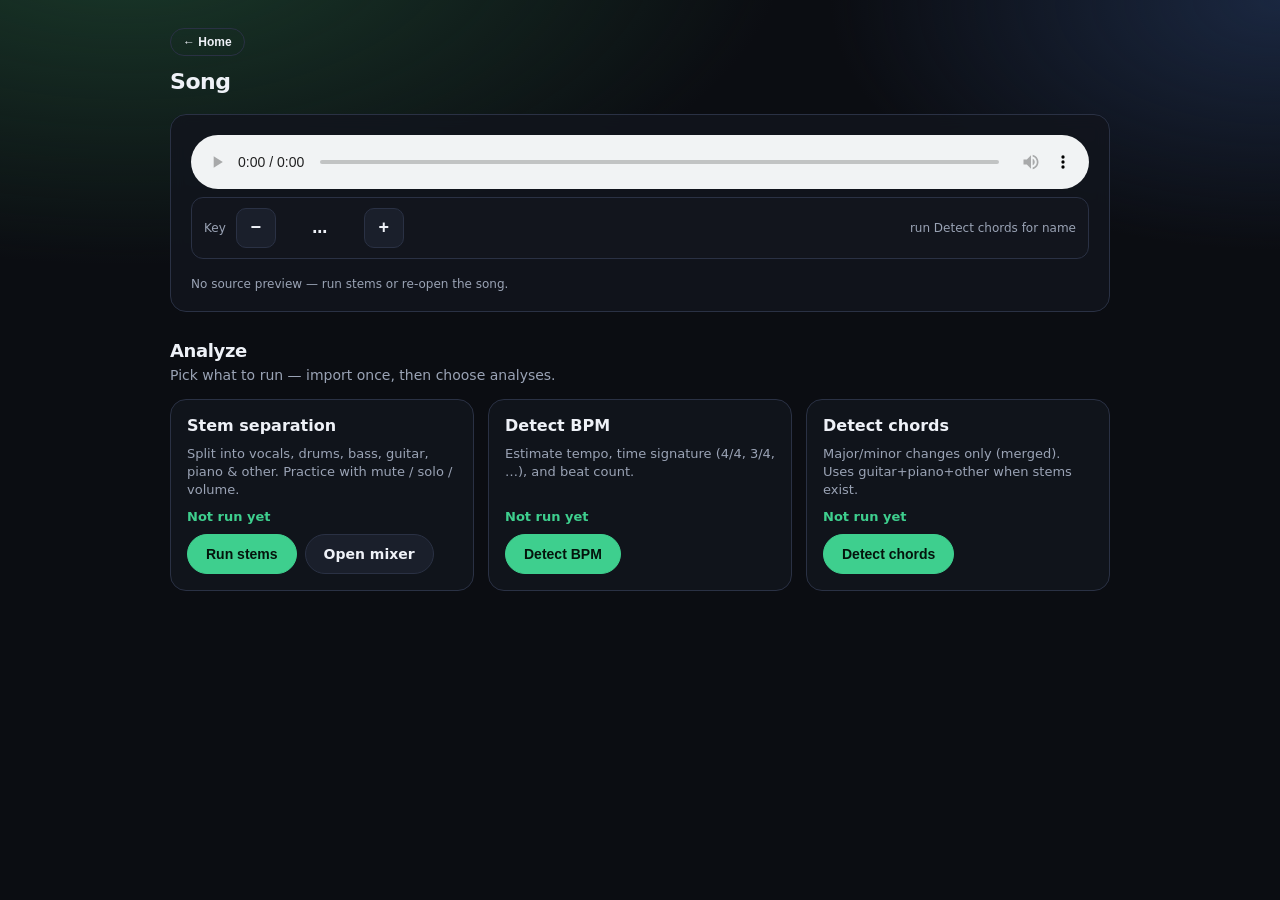
<file: static/song.html>
<!DOCTYPE html>
<html lang="en">
<head>
  <meta charset="UTF-8" />
  <meta name="viewport" content="width=device-width, initial-scale=1, viewport-fit=cover" />
  <meta name="theme-color" content="#0b0d12" />
  <title>Song · Practice Stems</title>
  <link rel="stylesheet" href="/static/app.css" />
</head>
<body>
  <div class="wrap">
    <div class="player-top">
      <div class="player-nav">
        <button type="button" class="ghost" id="homeBtn">← Home</button>
      </div>
      <h1 id="title">Song</h1>
    </div>

    <div class="card preview-card">
      <audio id="preview" controls preload="metadata"></audio>
      <div class="key-bar">
        <span class="key-bar-label">Key</span>
        <button type="button" class="key-btn" id="keyDownBtn" aria-label="Lower key">−</button>
        <span class="key-val" id="keyVal">—</span>
        <button type="button" class="key-btn" id="keyUpBtn" aria-label="Raise key">+</button>
        <span class="key-hint" id="keyHint">Transpose while playing</span>
      </div>
      <div class="footer-note" id="previewNote">Load a song to preview</div>
    </div>

    <section class="card chord-player" id="chordPlayer" hidden>
      <div class="chord-player-head">
        <div>
          <h2>Chords</h2>
          <p class="chord-player-sub" id="chordPlayerSub">Play the track — chords follow along</p>
        </div>
        <div class="chord-view-toggle" role="group" aria-label="Chord view">
          <button type="button" id="viewSlide" class="on">Sliding</button>
          <button type="button" id="viewSheet">Full sheet</button>
        </div>
      </div>

      <div id="chordSlideView">
        <div class="chord-now-row" id="chordNowRow">
          <button type="button" class="chord-side" id="chordPrev" title="Previous">—</button>
          <div class="chord-now-wrap">
            <div class="chord-now" id="chordNow">—</div>
            <div class="chord-now-meta" id="chordNowMeta">Hit play</div>
          </div>
          <button type="button" class="chord-side" id="chordNext" title="Next">—</button>
          <button type="button" class="chord-side dim" id="chordNext2" title="Upcoming">—</button>
        </div>
      </div>

      <div id="chordSheetView" hidden>
        <div class="chord-sheet-scroll" id="chordSheetScroll"></div>
      </div>

      <div class="chord-timeline" id="chordTimeline"></div>
    </section>

    <h2 class="section-title">Analyze</h2>
    <p class="section-sub">Pick what to run — import once, then choose analyses.</p>

    <div class="analysis-grid" id="cards">
      <div class="analysis-card" data-id="stems">
        <h3>Stem separation</h3>
        <p>Split into vocals, drums, bass, guitar, piano &amp; other. Practice with mute / solo / volume.</p>
        <div class="card-status" id="stemsStatus">Not run yet</div>
        <div class="card-actions">
          <button type="button" class="primary" id="stemsBtn">Run stems</button>
          <a class="btn" id="mixerLink" hidden href="#">Open mixer</a>
        </div>
        <div class="progress" id="stemsProgress">
          <div class="bar"><span id="stemsBar"></span></div>
          <div class="status" id="stemsMsg"></div>
        </div>
      </div>

      <div class="analysis-card" data-id="bpm">
        <h3>Detect BPM</h3>
        <p>Estimate tempo, time signature (4/4, 3/4, …), and beat count.</p>
        <div class="card-status" id="bpmStatus">Not run yet</div>
        <div class="card-actions">
          <button type="button" class="primary" id="bpmBtn">Detect BPM</button>
        </div>
      </div>

      <div class="analysis-card" data-id="chords">
        <h3>Detect chords</h3>
        <p>Major/minor changes only (merged). Uses guitar+piano+other when stems exist.</p>
        <div class="card-status" id="chordsStatus">Not run yet</div>
        <div class="card-actions">
          <button type="button" class="primary" id="chordsBtn">Detect chords</button>
        </div>
      </div>
    </div>
  </div>

  <script>
    window.__SONG_BOOT__ = __BOOT_JSON__;
  </script>
  <script src="/static/song.js"></script>
</body>
</html>
</file>
<file: docs/static/app.css>
:root {
  --bg0: #0b0d12;
  --bg1: #12151d;
  --bg2: #1a1f2b;
  --line: #2a3144;
  --text: #eef1f7;
  --muted: #9aa3b5;
  --accent: #3ecf8e;
  --accent2: #3d9cf0;
  --danger: #e85d5d;
  --solo: #f0b429;
  --radius: 16px;
  --font: "Avenir Next", "Segoe UI", system-ui, sans-serif;
}

* { box-sizing: border-box; }
html, body {
  margin: 0;
  min-height: 100%;
  background:
    radial-gradient(1200px 600px at 10% -10%, #1a3a2a 0%, transparent 55%),
    radial-gradient(900px 500px at 100% 0%, #1a2740 0%, transparent 50%),
    var(--bg0);
  color: var(--text);
  font-family: var(--font);
  -webkit-text-size-adjust: 100%;
  text-size-adjust: 100%;
}

a { color: var(--accent2); text-decoration: none; }
a:hover { text-decoration: underline; }

.wrap {
  max-width: 980px;
  margin: 0 auto;
  padding: 28px 20px 60px;
  padding-left: max(20px, env(safe-area-inset-left));
  padding-right: max(20px, env(safe-area-inset-right));
  padding-bottom: max(60px, env(safe-area-inset-bottom));
}

.brand {
  display: flex;
  align-items: center;
  flex-wrap: wrap;
  gap: 12px;
  margin-bottom: 8px;
}
.brand h1 {
  margin: 0;
  font-size: 28px;
  letter-spacing: -0.03em;
}
.brand .tag {
  color: var(--muted);
  font-size: 13px;
}
.brand-actions {
  margin-left: auto;
  display: flex;
  align-items: center;
  gap: 8px;
}
.brand-loopz {
  text-decoration: none;
}
.brand-loopz:hover {
  text-decoration: none;
}
.brand-github {
  display: inline-flex;
  align-items: center;
  gap: 8px;
}
.brand-github svg {
  display: block;
}

.loopz-home-card {
  display: flex;
  align-items: center;
  justify-content: space-between;
  gap: 16px;
  margin: 0 0 18px;
  padding: 16px 18px;
  border: 1px solid color-mix(in srgb, var(--accent) 45%, var(--line));
  background: color-mix(in srgb, var(--accent) 10%, var(--bg1));
  border-radius: var(--radius);
  color: var(--text);
  text-decoration: none;
}
.loopz-home-card:hover {
  text-decoration: none;
  border-color: var(--accent);
}
.loopz-home-card strong {
  display: block;
  font-size: 18px;
  letter-spacing: -0.02em;
}
.loopz-home-card p {
  margin: 4px 0 0;
  color: var(--muted);
  font-size: 13px;
  line-height: 1.4;
}
.loopz-home-go {
  flex-shrink: 0;
  font-weight: 700;
  color: #04140c;
  background: var(--accent);
  border-radius: 999px;
  padding: 10px 16px;
  font-size: 14px;
}

.hero {
  margin: 18px 0 28px;
}
.hero p {
  margin: 8px 0 0;
  color: var(--muted);
  max-width: 540px;
  line-height: 1.45;
}

.card {
  background: color-mix(in srgb, var(--bg1) 88%, transparent);
  border: 1px solid var(--line);
  border-radius: var(--radius);
  padding: 20px;
  backdrop-filter: blur(8px);
}

.row {
  display: grid;
  gap: 12px;
  margin-bottom: 14px;
}
@media (min-width: 720px) {
  .row.two { grid-template-columns: 1fr 180px; align-items: end; }
}

label {
  display: block;
  font-size: 12px;
  color: var(--muted);
  margin-bottom: 6px;
  text-transform: uppercase;
  letter-spacing: 0.06em;
}

input[type="text"],
input[type="url"],
select,
input[type="file"] {
  width: 100%;
  border: 1px solid var(--line);
  background: var(--bg2);
  color: var(--text);
  border-radius: 10px;
  padding: 12px 14px;
  font-size: 15px;
}

input[type="file"] {
  padding: 10px;
}

.actions {
  display: flex;
  flex-wrap: wrap;
  gap: 10px;
  margin-top: 8px;
}

button, .btn {
  appearance: none;
  border: 1px solid var(--line);
  background: var(--bg2);
  color: var(--text);
  border-radius: 999px;
  padding: 11px 18px;
  font-size: 14px;
  font-weight: 600;
  cursor: pointer;
  text-decoration: none;
}
button:hover, .btn:hover {
  border-color: var(--accent2);
  text-decoration: none;
}
button.primary,
a.primary,
.btn.primary {
  background: var(--accent);
  border-color: var(--accent);
  color: #04140c;
}
a.primary:hover,
.btn.primary:hover {
  color: #04140c;
}
button:disabled {
  opacity: 0.45;
  cursor: not-allowed;
}

.device {
  font-size: 13px;
  color: var(--muted);
  margin-top: 14px;
}

.progress {
  margin-top: 16px;
  display: none;
}
.progress.on { display: block; }
.bar {
  height: 8px;
  background: var(--bg2);
  border-radius: 99px;
  overflow: hidden;
  border: 1px solid var(--line);
}
.bar > span {
  display: block;
  height: 100%;
  width: 0%;
  background: linear-gradient(90deg, var(--accent), var(--accent2));
  transition: width 0.25s ease;
}
.status {
  margin-top: 8px;
  font-size: 13px;
  color: var(--muted);
  white-space: pre-wrap;
}
.status.error { color: var(--danger); }

/* Player */
.player-top {
  display: flex;
  flex-wrap: wrap;
  gap: 12px;
  align-items: center;
  margin-bottom: 18px;
}
.player-nav {
  display: flex;
  flex-wrap: wrap;
  gap: 8px;
  align-items: center;
  width: 100%;
}
.player-top h1 {
  margin: 0;
  font-size: 22px;
  letter-spacing: -0.02em;
  flex: 1 1 100%;
  min-width: 0;
  overflow-wrap: anywhere;
  line-height: 1.25;
}
.transport {
  display: flex;
  flex-direction: column;
  gap: 10px;
  width: 100%;
}
.transport-primary,
.transport-secondary {
  display: flex;
  gap: 8px;
  flex-wrap: wrap;
  align-items: center;
}

.play-btn {
  position: relative;
  width: 52px;
  height: 52px;
  min-width: 52px;
  min-height: 52px;
  padding: 0;
  flex: 0 0 52px;
  display: inline-flex;
  align-items: center;
  justify-content: center;
  border-radius: 50%;
  border: none;
  background: var(--accent);
  color: #04140c;
  box-shadow: 0 6px 18px rgba(0, 0, 0, 0.28);
  overflow: hidden;
}
.play-btn:hover {
  border: none;
  filter: brightness(1.06);
}
.play-btn::before,
.play-btn::after {
  content: "";
  position: absolute;
  pointer-events: none;
}
/* triangle */
.play-btn::before {
  left: 19px;
  top: 15px;
  border-style: solid;
  border-width: 11px 0 11px 18px;
  border-color: transparent transparent transparent currentColor;
}
.play-btn::after {
  display: none;
}
/* II pause */
.play-btn.playing {
  background: var(--bg2);
  border: 1px solid var(--line);
  color: var(--text);
  box-shadow: none;
}
.play-btn.playing::before,
.play-btn.playing::after {
  display: block;
  top: 16px;
  width: 5px;
  height: 20px;
  border: none;
  border-radius: 1.5px;
  background: currentColor;
}
.play-btn.playing::before {
  left: 17px;
}
.play-btn.playing::after {
  left: 30px;
}

.transport-record {
  display: flex;
  flex-wrap: wrap;
  gap: 8px;
  align-items: center;
  width: 100%;
}

.record-wrap {
  display: inline-flex;
  align-items: stretch;
  gap: 6px;
  flex-wrap: wrap;
}
.record-wrap select {
  width: auto;
  min-width: 140px;
  max-width: 220px;
  margin: 0;
  padding: 8px 10px;
  font-size: 12px;
}
.rec-gain {
  display: inline-flex;
  align-items: center;
  gap: 6px;
  margin: 0;
  padding: 4px 8px;
  border: 1px solid var(--line);
  border-radius: 999px;
  background: var(--bg2);
  color: var(--muted);
  font-size: 12px;
  text-transform: none;
  letter-spacing: 0;
}
.rec-gain input[type="range"] {
  width: 88px;
  accent-color: var(--accent);
}
.rec-gain-val {
  min-width: 2.6em;
  font-variant-numeric: tabular-nums;
  color: var(--text);
}

.record-btn.on {
  background: color-mix(in srgb, var(--danger) 22%, var(--bg2));
  border-color: var(--danger);
  color: #ffd0d0;
  animation: recpulse 1.2s ease-in-out infinite;
}
.cam-preview {
  position: relative;
  width: min(320px, 100%);
  aspect-ratio: 4 / 3;
  margin: 10px 0 0;
  border-radius: 16px;
  overflow: hidden;
  border: 2px solid var(--danger);
  background: #000;
  box-shadow: 0 10px 28px rgba(0, 0, 0, 0.35);
}
.cam-preview[hidden],
.take-video[hidden] {
  display: none !important;
}
.cam-preview video {
  display: block;
  width: 100%;
  height: 100%;
  object-fit: cover;
  transform: scaleX(-1);
  background: #000;
}
.cam-preview-badge {
  position: absolute;
  top: 8px;
  left: 8px;
  padding: 3px 8px;
  border-radius: 999px;
  background: color-mix(in srgb, var(--danger) 85%, black);
  color: #fff;
  font-size: 11px;
  font-weight: 700;
  letter-spacing: 0.06em;
}
.take-video {
  width: 100%;
  max-height: 360px;
  margin-top: 10px;
  border-radius: 12px;
  background: #000;
}
@media (min-width: 720px) {
  .cam-preview {
    position: fixed;
    right: max(20px, env(safe-area-inset-right));
    bottom: max(20px, env(safe-area-inset-bottom));
    z-index: 35;
    width: 240px;
    aspect-ratio: 3 / 4;
    margin: 0;
  }
}
@keyframes recpulse {
  0%, 100% { opacity: 1; }
  50% { opacity: 0.7; }
}

.more-wrap {
  position: relative;
  margin-left: auto;
}
.more-btn {
  min-width: 40px;
  font-size: 22px;
  line-height: 1;
  letter-spacing: 0.04em;
  padding: 6px 12px;
}
.more-menu {
  position: absolute;
  right: 0;
  top: calc(100% + 6px);
  z-index: 20;
  min-width: 180px;
  padding: 6px;
  border: 1px solid var(--line);
  border-radius: 12px;
  background: var(--bg1);
  box-shadow: 0 12px 32px rgba(0, 0, 0, 0.35);
  display: flex;
  flex-direction: column;
  gap: 4px;
}
.more-menu[hidden] {
  display: none;
}
.more-menu button {
  width: 100%;
  text-align: left;
  border-radius: 10px;
}
.more-sep {
  height: 1px;
  margin: 4px 2px;
  background: var(--line);
}
.more-field {
  display: flex;
  align-items: center;
  justify-content: space-between;
  gap: 10px;
  margin: 0;
  padding: 8px 10px;
  text-transform: none;
  letter-spacing: 0;
  font-size: 13px;
  color: var(--muted);
}
.more-field select {
  width: auto;
  min-width: 92px;
  margin: 0;
  padding: 6px 8px;
  font-size: 13px;
}

.sep-card h2 {
  margin: 0 0 6px;
  font-size: 18px;
}
.sep-sub {
  margin: 0 0 14px;
  color: var(--muted);
  font-size: 14px;
}

.takes-card {
  margin-top: 16px;
  position: relative;
  z-index: 1;
}
.takes-card h2 {
  margin: 0 0 4px;
  font-size: 16px;
  letter-spacing: -0.02em;
}
.takes-head {
  display: flex;
  flex-wrap: wrap;
  gap: 8px 14px;
  align-items: flex-start;
  justify-content: space-between;
  margin-bottom: 14px;
}
.takes-hint {
  margin: 0;
  color: var(--muted);
  font-size: 13px;
  line-height: 1.4;
  max-width: 42em;
}
.takes-count {
  color: var(--muted);
  font-size: 12px;
  font-variant-numeric: tabular-nums;
  padding-top: 4px;
}
.takes-empty {
  color: var(--muted);
  font-size: 13px;
  line-height: 1.45;
  padding: 14px 16px;
  border: 1px dashed var(--line);
  border-radius: 12px;
  background: color-mix(in srgb, var(--bg2) 70%, transparent);
}
.rec-strip {
  display: flex;
  align-items: center;
  gap: 10px;
  margin-bottom: 14px;
  padding: 10px 14px;
  border-radius: 12px;
  background: color-mix(in srgb, var(--danger) 16%, var(--bg2));
  border: 1px solid color-mix(in srgb, var(--danger) 45%, var(--line));
}
.rec-strip[hidden] {
  display: none;
}
.rec-dot {
  width: 9px;
  height: 9px;
  border-radius: 50%;
  background: var(--danger);
  box-shadow: 0 0 0 4px color-mix(in srgb, var(--danger) 25%, transparent);
  animation: recpulse 1.1s ease-in-out infinite;
}
.rec-timer {
  font-variant-numeric: tabular-nums;
  font-weight: 700;
  min-width: 3.2em;
}
.rec-strip-lab {
  flex: 1;
  font-size: 13px;
  color: #ffd0d0;
}
.rec-mic-lab {
  font-size: 12px;
  color: #ffd0d0;
  max-width: 180px;
  overflow: hidden;
  text-overflow: ellipsis;
  white-space: nowrap;
}
.take-preview {
  margin-bottom: 14px;
  padding: 14px;
  border: 1px solid color-mix(in srgb, var(--accent) 40%, var(--line));
  border-radius: 12px;
  background: color-mix(in srgb, var(--accent) 8%, var(--bg2));
}
.take-preview[hidden] {
  display: none;
}
.take-preview-head {
  display: flex;
  flex-wrap: wrap;
  gap: 8px 12px;
  align-items: baseline;
  margin-bottom: 10px;
}
.take-preview audio {
  width: 100%;
  height: 36px;
}
.take-preview-actions {
  display: flex;
  gap: 8px;
  margin-top: 10px;
}
.takes-table-wrap {
  overflow-x: auto;
}
.takes-table[hidden],
.takes-empty[hidden] {
  display: none;
}
.takes-table {
  width: 100%;
  border-collapse: collapse;
}
.takes-table th {
  text-align: left;
  font-size: 11px;
  font-weight: 650;
  color: var(--muted);
  text-transform: uppercase;
  letter-spacing: 0.06em;
  padding: 0 10px 8px;
  border-bottom: 1px solid var(--line);
}
.takes-table td {
  padding: 10px;
  border-bottom: 1px solid color-mix(in srgb, var(--line) 70%, transparent);
  vertical-align: middle;
}
.takes-table .take-num {
  font-variant-numeric: tabular-nums;
  font-weight: 700;
  width: 52px;
  color: var(--muted);
}
.takes-table .take-when {
  white-space: nowrap;
  font-size: 13px;
}
.takes-table .take-play {
  min-width: 180px;
  width: 42%;
}
.takes-table .take-play audio {
  width: 100%;
  height: 32px;
  vertical-align: middle;
}
.takes-table .take-del-cell {
  width: 44px;
  text-align: right;
}
.take-del {
  min-width: 36px;
  padding: 6px 10px;
  color: var(--muted);
}
.take-del:hover {
  color: #fff;
  border-color: var(--danger);
  background: var(--danger);
}

.speed-wrap {
  display: inline-flex;
  align-items: center;
  gap: 6px;
  margin: 0;
  color: var(--muted);
  font-size: 12px;
  text-transform: none;
  letter-spacing: 0;
}
.speed-wrap select {
  min-width: 72px;
  padding: 8px 10px;
  border-radius: 10px;
  border: 1px solid var(--line);
  background: var(--bg2);
  color: var(--text);
  font: inherit;
}

.key-wrap {
  display: inline-flex;
  align-items: center;
  gap: 4px;
  color: var(--muted);
  font-size: 12px;
  flex-shrink: 0;
}
.key-wrap > span:first-child {
  margin-right: 2px;
}
.key-wrap button {
  min-width: 36px;
  padding: 8px 10px;
  border-radius: 10px;
  font-weight: 600;
}
.key-val {
  min-width: 72px;
  text-align: center;
  font-variant-numeric: tabular-nums;
  color: var(--text);
  font-weight: 700;
  font-size: 15px;
  white-space: nowrap;
}

.chord-head-actions {
  display: flex;
  flex-wrap: wrap;
  gap: 10px;
  align-items: center;
}

.preview-top {
  display: flex;
  flex-wrap: wrap;
  gap: 12px;
  align-items: center;
}
.preview-top audio {
  flex: 1;
  min-width: 200px;
}

.metro-bpm {
  font-size: 12px;
  color: var(--muted);
  font-variant-numeric: tabular-nums;
  white-space: nowrap;
}

.metro-panel {
  margin: 0 0 16px;
  padding: 12px 14px;
  border: 1px solid var(--line);
  border-radius: 12px;
  background: var(--bg2);
}
.metro-panel-head {
  display: flex;
  align-items: center;
  justify-content: space-between;
  gap: 12px;
  margin-bottom: 12px;
}
.metro-panel-head strong {
  font-size: 14px;
}
.metro-panel-grid {
  display: flex;
  flex-wrap: wrap;
  gap: 14px 18px;
  align-items: center;
}
.metro-field {
  display: inline-flex;
  align-items: center;
  gap: 8px;
  margin: 0;
  font-size: 12px;
  color: var(--muted);
}
.metro-field select,
.metro-field input[type="range"] {
  accent-color: var(--accent);
}
.metro-field select {
  min-width: 110px;
  padding: 8px 10px;
  border-radius: 10px;
  border: 1px solid var(--line);
  background: var(--bg);
  color: var(--text);
  font: inherit;
}
.metro-field input[type="range"] {
  width: 120px;
}
.metro-val {
  min-width: 36px;
  color: var(--text);
  font-variant-numeric: tabular-nums;
}
.metro-check {
  user-select: none;
}
.metro-check input {
  width: 16px;
  height: 16px;
  accent-color: var(--accent);
}
#metroSettingsBtn.on {
  outline: 2px solid var(--accent);
  border-color: var(--accent);
  color: var(--accent);
}

.seek-block { margin: 8px 0 18px; }
.seek-row {
  display: grid;
  grid-template-columns: 52px 1fr 52px;
  gap: 10px;
  align-items: center;
}
.seek-row input[type="range"] { width: 100%; accent-color: var(--accent); }
.time { font-size: 12px; color: var(--muted); font-variant-numeric: tabular-nums; }

.activity-row[hidden] { display: none !important; }
.activity-row {
  display: grid;
  grid-template-columns: 52px 1fr 52px;
  gap: 10px;
  align-items: stretch;
  margin-top: 6px;
}
.activity-stack {
  display: flex;
  flex-direction: column;
  gap: 4px;
  min-width: 0;
}
.activity-plot {
  position: relative;
  height: 56px;
  border-radius: 8px;
  border: 1px solid var(--line);
  background: var(--bg2);
  overflow: hidden;
  cursor: pointer;
  touch-action: none;
}
.activity-plot svg {
  display: block;
  width: 100%;
  height: 100%;
}
.activity-plot polyline.vocals,
.activity-plot polyline.solo,
.activity-plot polyline.guitar,
.activity-plot polyline.other,
.activity-plot polyline.drums,
.activity-plot polyline.bass {
  fill: none;
  stroke-width: 1.6;
  stroke-linejoin: round;
  stroke-linecap: round;
  vector-effect: non-scaling-stroke;
}
.activity-plot polyline.vocals { stroke: var(--danger); }
.activity-plot polyline.solo { stroke: var(--accent2); }
.activity-plot polyline.guitar { stroke: #ff8a5b; }
.activity-plot polyline.other { stroke: #c084fc; }
.activity-plot polyline.drums { stroke: var(--solo); }
.activity-plot polyline.bass { stroke: var(--accent); }
.activity-playhead {
  stroke: #eef1f7;
  stroke-width: 1.2;
  opacity: 0.7;
  vector-effect: non-scaling-stroke;
}
.activity-loop {
  fill: color-mix(in srgb, var(--accent) 22%, transparent);
  stroke: var(--accent);
  stroke-width: 1;
  vector-effect: non-scaling-stroke;
}
.activity-legend {
  display: flex;
  flex-wrap: wrap;
  gap: 6px 12px;
  align-items: center;
  font-size: 11px;
  font-weight: 650;
  color: var(--muted);
  letter-spacing: 0.02em;
}
.activity-legend label {
  display: inline-flex;
  align-items: center;
  gap: 5px;
  cursor: pointer;
  user-select: none;
}
.activity-legend label:not(:has(input:checked)) {
  opacity: 0.4;
}
.activity-legend input {
  width: 13px;
  height: 13px;
  margin: 0;
  accent-color: var(--accent);
  cursor: pointer;
}
.activity-swatch {
  display: inline-block;
  width: 10px;
  height: 2px;
  border-radius: 1px;
}
.activity-swatch.vocals { background: var(--danger); }
.activity-swatch.solo { background: var(--accent2); }
.activity-swatch.guitar { background: #ff8a5b; }
.activity-swatch.other { background: #c084fc; }
.activity-swatch.drums { background: var(--solo); }
.activity-swatch.bass { background: var(--accent); }
.activity-loop-btn,
.activity-loop-clear {
  padding: 2px 8px;
  font-size: 11px;
}
.activity-loop-btn[hidden],
.activity-loop-clear[hidden] { display: none !important; }
.activity-loop-meta {
  font-variant-numeric: tabular-nums;
  color: var(--accent);
}

.presets {
  display: flex;
  flex-wrap: wrap;
  gap: 8px;
  margin-bottom: 16px;
}
.presets button {
  padding: 8px 12px;
  font-size: 12px;
}
.presets button.on {
  outline: 2px solid var(--accent);
}

.stems {
  display: grid;
  gap: 10px;
}
.stem {
  display: grid;
  grid-template-columns: 88px 1fr 48px auto auto;
  gap: 10px;
  align-items: center;
  background: var(--bg2);
  border: 1px solid var(--line);
  border-radius: 12px;
  padding: 12px 14px;
}
.stem .name {
  font-weight: 700;
  text-transform: capitalize;
  font-size: 14px;
}
.stem input[type="range"] { width: 100%; accent-color: var(--accent2); }
.vol {
  font-size: 12px;
  color: var(--muted);
  text-align: right;
  font-variant-numeric: tabular-nums;
}
button.mute.on {
  background: var(--danger);
  border-color: var(--danger);
  color: #fff;
}
button.solo.on {
  background: var(--solo);
  border-color: var(--solo);
  color: #1a1400;
}

.footer-note {
  margin-top: 18px;
  color: var(--muted);
  font-size: 12px;
}

.library-head {
  display: flex;
  align-items: center;
  justify-content: space-between;
  gap: 12px;
  margin-bottom: 12px;
}
.library-head h2 {
  margin: 0;
  font-size: 16px;
  letter-spacing: -0.02em;
}
button.ghost,
a.ghost {
  padding: 6px 12px;
  font-size: 12px;
  background: transparent;
  display: inline-flex;
  align-items: center;
  text-decoration: none;
  color: var(--text);
  border: 1px solid var(--line);
  border-radius: 999px;
  font-weight: 600;
}
a.ghost:hover {
  text-decoration: none;
  border-color: var(--accent2);
}

.song-list {
  display: grid;
  gap: 8px;
  width: 100%;
  grid-template-columns: 1fr;
}
.song-row {
  display: flex;
  gap: 12px;
  align-items: center;
  justify-content: space-between;
  min-width: 0;
  width: 100%;
  padding: 14px 16px;
  border-radius: 12px;
  border: 1px solid var(--line);
  background: var(--bg2);
  color: inherit;
  text-decoration: none;
  cursor: pointer;
  transition: border-color 0.15s ease, background 0.15s ease;
}
a.song-row:hover {
  border-color: var(--accent2);
  background: color-mix(in srgb, var(--accent2) 8%, var(--bg2));
  text-decoration: none;
  color: inherit;
}
.song-main { min-width: 0; flex: 1 1 auto; }
.song-title {
  font-weight: 650;
  font-size: 14px;
  overflow: hidden;
  text-overflow: ellipsis;
  white-space: nowrap;
}
.song-meta {
  font-size: 12px;
  color: var(--muted);
  margin-top: 2px;
  line-height: 1.35;
  overflow-wrap: anywhere;
  word-break: break-word;
}
.song-row .btn-del {
  appearance: none;
  flex-shrink: 0;
  width: 36px;
  height: 36px;
  padding: 0;
  border-radius: 10px;
  border: 1px solid var(--line);
  background: var(--bg1);
  color: var(--muted);
  font-size: 14px;
  font-weight: 700;
  cursor: pointer;
  line-height: 1;
}
.song-row .btn-del:hover {
  border-color: var(--danger);
  color: var(--danger);
  background: color-mix(in srgb, var(--danger) 12%, var(--bg1));
}
button.danger {
  background: color-mix(in srgb, var(--danger) 20%, var(--bg2));
  border-color: var(--danger);
  color: #ffd7d7;
}
.song-list .empty {
  color: var(--muted);
  font-size: 13px;
  padding: 12px 4px;
}
.song-list .empty.error { color: var(--danger); }

.section-title {
  margin: 28px 0 6px;
  font-size: 18px;
  letter-spacing: -0.02em;
}
.section-sub {
  margin: 0 0 16px;
  color: var(--muted);
  font-size: 14px;
}

.preview-card audio {
  width: 100%;
  margin-bottom: 8px;
  display: block;
}

.key-bar {
  display: flex;
  flex-wrap: wrap;
  align-items: center;
  gap: 8px;
  margin: 4px 0 8px;
  padding: 10px 12px;
  border-radius: 12px;
  border: 1px solid var(--line);
  background: var(--bg1);
  position: relative;
  z-index: 2;
}
.key-bar-label {
  font-size: 12px;
  color: var(--muted);
  margin-right: 2px;
}
.key-btn {
  min-width: 40px;
  height: 40px;
  padding: 0 12px;
  border-radius: 10px;
  font-size: 18px;
  font-weight: 700;
  cursor: pointer;
  touch-action: manipulation;
}
.key-hint {
  font-size: 12px;
  color: var(--muted);
  margin-left: auto;
}

.analysis-grid {
  display: grid;
  gap: 14px;
}
@media (min-width: 800px) {
  .analysis-grid { grid-template-columns: repeat(3, 1fr); }
}

.analysis-card {
  background: color-mix(in srgb, var(--bg1) 88%, transparent);
  border: 1px solid var(--line);
  border-radius: var(--radius);
  padding: 16px;
  display: flex;
  flex-direction: column;
  gap: 10px;
}
.analysis-card h3 {
  margin: 0;
  font-size: 16px;
}
.analysis-card p {
  margin: 0;
  color: var(--muted);
  font-size: 13px;
  line-height: 1.4;
  flex: 1;
}
.analysis-card .card-status {
  font-size: 13px;
  font-weight: 650;
  color: var(--accent);
}
.analysis-card.muted-card .card-status { color: var(--muted); }
.analysis-card .card-actions {
  display: flex;
  flex-wrap: wrap;
  gap: 8px;
  align-items: center;
}
.analysis-card .progress {
  margin-top: 4px;
}
.analysis-card a.btn {
  display: inline-flex;
  align-items: center;
  text-decoration: none;
}

.chord-player {
  margin-top: 18px;
}
.chord-player-head {
  display: flex;
  flex-wrap: wrap;
  gap: 12px;
  align-items: flex-start;
  justify-content: space-between;
  margin-bottom: 14px;
}
.chord-player h2 {
  margin: 0;
  font-size: 18px;
  letter-spacing: -0.02em;
}
.chord-player-sub {
  margin: 4px 0 0;
  color: var(--muted);
  font-size: 13px;
}
.chord-view-toggle {
  display: inline-flex;
  gap: 6px;
}
.chord-view-toggle button {
  padding: 8px 12px;
  font-size: 12px;
}
.chord-view-toggle button.on {
  outline: 2px solid var(--accent);
  border-color: var(--accent);
}

.chord-now-row {
  display: grid;
  grid-template-columns: minmax(56px, 1fr) minmax(140px, 1.6fr) minmax(56px, 1fr) minmax(56px, 0.85fr);
  gap: 10px;
  align-items: stretch;
  margin-bottom: 14px;
}
@media (max-width: 640px) {
  .chord-now-row {
    grid-template-columns: 1fr 1.4fr 1fr;
  }
  #chordNext2 { display: none; }
}
.chord-side {
  appearance: none;
  border: 1px solid var(--line);
  background: var(--bg2);
  color: var(--muted);
  border-radius: 14px;
  font-size: 22px;
  font-weight: 700;
  cursor: pointer;
  min-height: 88px;
}
.chord-side.dim { opacity: 0.7; font-size: 18px; }
.chord-side:disabled {
  opacity: 0.35;
  cursor: default;
}
.chord-now-wrap {
  display: flex;
  flex-direction: column;
  align-items: center;
  justify-content: center;
  gap: 6px;
  border: 1px solid color-mix(in srgb, var(--accent) 45%, var(--line));
  background: color-mix(in srgb, var(--accent) 12%, var(--bg2));
  border-radius: 16px;
  padding: 12px 10px;
  min-height: 88px;
}
.chord-now {
  font-size: clamp(36px, 8vw, 56px);
  font-weight: 750;
  letter-spacing: -0.04em;
  line-height: 1;
}
.chord-now-meta {
  font-size: 12px;
  color: var(--muted);
  font-variant-numeric: tabular-nums;
}

.chord-sheet-scroll {
  display: flex;
  gap: 8px;
  overflow-x: auto;
  padding: 8px 4px 14px;
  scroll-snap-type: x mandatory;
  -webkit-overflow-scrolling: touch;
  margin-bottom: 10px;
}
.chord-chip {
  flex: 0 0 auto;
  scroll-snap-align: center;
  appearance: none;
  border: 1px solid var(--line);
  background: var(--bg2);
  color: var(--text);
  border-radius: 14px;
  padding: 12px 14px;
  min-width: 72px;
  cursor: pointer;
  display: flex;
  flex-direction: column;
  align-items: center;
  gap: 4px;
}
.chord-chip-lab {
  font-size: 22px;
  font-weight: 750;
  letter-spacing: -0.03em;
}
.chord-chip-t {
  font-size: 11px;
  color: var(--muted);
  font-variant-numeric: tabular-nums;
}
.chord-chip.active {
  border-color: var(--accent);
  outline: 2px solid var(--accent);
  background: color-mix(in srgb, var(--accent) 16%, var(--bg2));
}

.chord-timeline {
  position: relative;
  height: 36px;
  margin-top: 4px;
  border-radius: 8px;
  border: 1px solid var(--line);
  background: var(--bg2);
  overflow: hidden;
}
.chord-seg {
  position: absolute;
  top: 0;
  bottom: 0;
  border: none;
  border-right: 1px solid color-mix(in srgb, var(--line) 70%, transparent);
  background: color-mix(in srgb, var(--accent2) 28%, var(--bg2));
  color: var(--text);
  font-size: 10px;
  font-weight: 650;
  padding: 0 2px;
  overflow: hidden;
  text-overflow: ellipsis;
  white-space: nowrap;
  cursor: pointer;
}
.chord-seg.alt {
  background: color-mix(in srgb, var(--accent) 22%, var(--bg2));
}
.chord-seg.active {
  background: color-mix(in srgb, var(--accent) 55%, var(--bg2));
  z-index: 2;
  box-shadow: inset 0 0 0 1px var(--accent);
}
.chord-seg:hover {
  filter: brightness(1.15);
  z-index: 1;
}

button.hq-toggle.on {
  outline: 2px solid var(--accent);
  border-color: var(--accent);
  color: var(--accent);
}

/* —— Mobile —— */
@media (max-width: 720px) {
  .wrap {
    padding: 16px 14px 48px;
    padding-left: max(14px, env(safe-area-inset-left));
    padding-right: max(14px, env(safe-area-inset-right));
    padding-bottom: max(48px, calc(16px + env(safe-area-inset-bottom)));
  }

  .brand {
    flex-wrap: wrap;
    gap: 4px 10px;
    margin-bottom: 4px;
  }
  .brand h1 {
    font-size: 24px;
  }
  .brand .tag {
    width: auto;
    flex: 1 1 140px;
  }
  .brand-actions {
    margin-left: 0;
  }

  .hero {
    margin: 12px 0 18px;
  }
  .hero p {
    font-size: 15px;
  }
  .loopz-home-card {
    flex-wrap: wrap;
    padding: 14px;
  }
  .loopz-home-go {
    width: 100%;
    text-align: center;
  }

  .card {
    padding: 14px;
  }

  /* Avoid iOS zoom on focus */
  input[type="text"],
  input[type="url"],
  input[type="file"],
  select,
  textarea {
    font-size: 16px;
  }

  button, .btn {
    min-height: 44px;
    padding: 12px 16px;
    touch-action: manipulation;
  }
  button.ghost {
    min-height: 40px;
    padding: 8px 12px;
  }

  .actions {
    flex-direction: column;
  }
  .actions button {
    width: 100%;
  }

  .library-head {
    align-items: flex-start;
  }

  .song-row {
    padding: 12px;
    gap: 10px;
    align-items: flex-start;
  }
  .song-title {
    white-space: normal;
    overflow: visible;
    text-overflow: unset;
    line-height: 1.3;
  }
  .song-row .btn-del {
    width: 44px;
    height: 44px;
    margin-top: 0;
  }

  .player-top {
    gap: 10px;
    margin-bottom: 14px;
  }
  .player-top h1 {
    font-size: 20px;
  }

  .transport-primary {
    width: 100%;
  }
  .transport-primary .primary:not(.play-btn) {
    flex: 1 1 auto;
    min-width: 96px;
  }
  .transport-primary .play-btn {
    flex: 0 0 52px;
    width: 52px;
    min-width: 52px;
  }
  .transport-primary .bpm-wrap,
  .transport-primary .key-wrap {
    width: 100%;
    justify-content: space-between;
    padding: 8px 10px;
    border: 1px solid var(--line);
    border-radius: 12px;
    background: var(--bg2);
  }
  .transport-primary .bpm-wrap .key-val,
  .transport-primary .key-wrap .key-val {
    flex: 1;
    font-size: 16px;
  }
  .transport-primary .bpm-wrap button,
  .transport-primary .key-wrap button {
    min-width: 44px;
    min-height: 44px;
    padding: 8px 12px;
  }
  .transport-primary .key-val {
    flex: 1;
    font-size: 16px;
  }
  .transport-secondary {
    width: 100%;
    padding-bottom: 2px;
    overflow-x: auto;
    flex-wrap: nowrap;
    -webkit-overflow-scrolling: touch;
    scrollbar-width: thin;
  }
  .transport-secondary > * {
    flex: 0 0 auto;
  }
  .transport-secondary .speed-wrap {
    white-space: nowrap;
  }

  .seek-row {
    grid-template-columns: 44px 1fr 44px;
    gap: 8px;
  }
  .seek-row input[type="range"] {
    height: 28px;
  }
  .seek-block {
    margin: 6px 0 14px;
  }
  .activity-row {
    grid-template-columns: 44px 1fr 44px;
    gap: 8px;
  }
  .activity-plot {
    height: 52px;
  }

  .presets {
    flex-wrap: nowrap;
    overflow-x: auto;
    gap: 8px;
    padding-bottom: 6px;
    margin-bottom: 12px;
    -webkit-overflow-scrolling: touch;
    scrollbar-width: thin;
  }
  .presets button {
    flex: 0 0 auto;
    min-height: 40px;
    padding: 10px 14px;
    font-size: 13px;
  }

  .stem {
    grid-template-columns: 1fr auto auto;
    grid-template-areas:
      "name mute solo"
      "fader fader fader"
      "vol vol vol";
    gap: 8px 10px;
    padding: 12px;
  }
  .stem .name {
    grid-area: name;
    font-size: 15px;
  }
  .stem input[type="range"] {
    grid-area: fader;
    height: 28px;
  }
  .stem .vol {
    grid-area: vol;
    text-align: left;
  }
  .stem .mute {
    grid-area: mute;
    min-width: 64px;
    min-height: 40px;
    padding: 8px 12px;
  }
  .stem .solo {
    grid-area: solo;
    min-width: 64px;
    min-height: 40px;
    padding: 8px 12px;
  }

  .metro-panel-grid {
    flex-direction: column;
    align-items: stretch;
    gap: 12px;
  }
  .metro-field {
    width: 100%;
    justify-content: space-between;
  }
  .metro-field input[type="range"] {
    flex: 1;
    width: auto;
    max-width: none;
    height: 28px;
  }
  .metro-field select {
    flex: 1;
    font-size: 16px;
  }

  .preview-top audio,
  .preview-card audio {
    width: 100%;
    min-width: 0;
  }

  .key-bar {
    gap: 6px;
  }
  .key-hint {
    width: 100%;
    margin-left: 0;
    order: 10;
  }
  .key-btn {
    min-width: 48px;
    height: 48px;
  }

  .section-title {
    margin: 22px 0 4px;
    font-size: 17px;
  }

  .analysis-card .card-actions {
    flex-direction: column;
    align-items: stretch;
  }
  .analysis-card .card-actions button,
  .analysis-card .card-actions a.btn {
    width: 100%;
    justify-content: center;
  }

  .chord-player-head {
    flex-direction: column;
    align-items: stretch;
  }
  .chord-view-toggle {
    width: 100%;
  }
  .chord-view-toggle button {
    flex: 1;
    min-height: 40px;
  }

  .chord-now-row {
    grid-template-columns: 1fr 1.5fr 1fr;
    gap: 8px;
  }
  .chord-side {
    min-height: 72px;
    font-size: 18px;
    border-radius: 12px;
  }
  .chord-now-wrap {
    min-height: 72px;
    padding: 10px 8px;
  }
  .chord-now {
    font-size: clamp(28px, 10vw, 44px);
  }

  .chord-chip {
    min-width: 68px;
    padding: 14px 12px;
  }
  .chord-chip-lab {
    font-size: 20px;
  }

  .chord-timeline {
    height: 44px;
  }
  .chord-seg {
    font-size: 11px;
  }
}

@media (max-width: 400px) {
  .brand h1 {
    font-size: 22px;
  }
  .stem .mute,
  .stem .solo {
    min-width: 56px;
    font-size: 13px;
    padding: 8px 10px;
  }
}

/* —— Loopz —— */
.loopz-hero-row {
  display: flex;
  flex-wrap: wrap;
  gap: 10px 18px;
  align-items: baseline;
  margin-bottom: 14px;
}
.loopz-hero-row h1 {
  margin: 0;
  font-size: 22px;
  letter-spacing: -0.02em;
}
.loopz-sub {
  margin: 0;
  color: var(--muted);
  font-size: 13px;
}

.loopz-now {
  display: flex;
  flex-wrap: wrap;
  align-items: center;
  gap: 8px 14px;
  margin-bottom: 16px;
}
.loopz-now-name {
  font-size: 18px;
  font-weight: 700;
  letter-spacing: -0.02em;
}
.loopz-now-meta {
  color: var(--muted);
  font-size: 13px;
}

.tempo-hero {
  display: grid;
  grid-template-columns: auto 1fr auto;
  gap: 12px;
  align-items: center;
  margin-bottom: 8px;
}
.tempo-hero .bpm-readout {
  min-width: 108px;
  text-align: center;
}
.tempo-hero .bpm-num {
  font-size: 44px;
  font-weight: 750;
  letter-spacing: -0.04em;
  font-variant-numeric: tabular-nums;
  line-height: 1;
}
.tempo-hero .bpm-lab {
  display: block;
  font-size: 11px;
  color: var(--muted);
  letter-spacing: 0.08em;
  text-transform: uppercase;
  margin-top: 4px;
}
.tempo-hero .bpm-num.pulse {
  color: var(--accent);
}
.tempo-btns {
  display: flex;
  flex-direction: column;
  gap: 6px;
}
.tempo-btns button {
  min-width: 48px;
  padding: 8px 10px;
}
.tempo-slider-wrap {
  display: flex;
  flex-direction: column;
  gap: 6px;
  min-width: 0;
}
.tempo-slider-wrap input[type="range"] {
  width: 100%;
  accent-color: var(--accent);
}
.tempo-hint {
  display: flex;
  justify-content: space-between;
  font-size: 11px;
  color: var(--muted);
}

.loopz-vols {
  display: grid;
  gap: 12px;
  margin: 16px 0 4px;
}
@media (min-width: 640px) {
  .loopz-vols { grid-template-columns: 1fr 1fr; }
}

.jam-toggle {
  display: inline-flex;
  align-items: center;
  gap: 8px;
  margin: 0;
  text-transform: none;
  letter-spacing: 0;
  font-size: 13px;
  color: var(--text);
  cursor: pointer;
}
.jam-toggle input {
  width: 16px;
  height: 16px;
  accent-color: var(--accent);
}

.jam-now-row {
  display: flex;
  flex-wrap: wrap;
  align-items: center;
  gap: 16px;
  margin: 8px 0 14px;
}
.jam-now-wrap {
  flex: 1 1 140px;
}
.jam-now {
  font-size: clamp(36px, 8vw, 56px);
  font-weight: 750;
  letter-spacing: -0.04em;
  line-height: 1;
}
.jam-now-meta {
  margin-top: 6px;
  font-size: 13px;
  color: var(--muted);
}
.jam-next-col {
  display: flex;
  flex-direction: column;
  gap: 4px;
  min-width: 64px;
}
.jam-next-lab {
  font-size: 11px;
  color: var(--muted);
  text-transform: uppercase;
  letter-spacing: 0.06em;
}
.jam-next {
  font-size: 22px;
  font-weight: 700;
  color: var(--muted);
}
.jam-key {
  margin-left: auto;
}

.jam-prog-row {
  display: flex;
  flex-wrap: wrap;
  gap: 6px;
  margin-bottom: 14px;
}
.jam-chip {
  appearance: none;
  border: 1px solid var(--line);
  background: var(--bg2);
  color: var(--text);
  border-radius: 10px;
  padding: 8px 12px;
  font-weight: 700;
  font-size: 14px;
  cursor: pointer;
}
.jam-chip.on {
  outline: 2px solid var(--accent);
  border-color: var(--accent);
  background: color-mix(in srgb, var(--accent) 16%, var(--bg2));
}

.jam-edit {
  display: grid;
  grid-template-columns: 1fr auto;
  gap: 8px;
  align-items: end;
  margin-bottom: 12px;
}
.jam-edit label {
  grid-column: 1 / -1;
  margin-bottom: 0;
}
.jam-edit input[type="text"] {
  min-width: 0;
}

@media (max-width: 720px) {
  .jam-key {
    width: 100%;
    margin-left: 0;
    justify-content: space-between;
    padding: 8px 10px;
    border: 1px solid var(--line);
    border-radius: 12px;
    background: var(--bg2);
  }
  .jam-edit {
    grid-template-columns: 1fr;
  }
  .jam-edit button {
    width: 100%;
  }
}
.loopz-vol {
  display: grid;
  grid-template-columns: 72px 1fr 44px;
  gap: 10px;
  align-items: center;
  margin: 0;
  text-transform: none;
  letter-spacing: 0;
  font-size: 13px;
  color: var(--text);
}
.loopz-vol input[type="range"] {
  width: 100%;
  accent-color: var(--accent);
}
.loopz-vol .vol {
  text-align: right;
}

.loopz-transport {
  display: flex;
  flex-wrap: wrap;
  gap: 8px;
  align-items: center;
  margin-top: 16px;
}
.loopz-transport select {
  width: auto;
  min-width: 140px;
  max-width: 240px;
  padding: 8px 10px;
  border-radius: 10px;
}
.loopz-shape-hint {
  font-size: 12px;
  color: var(--muted);
}
.loopz-transport .rec-timer {
  font-variant-numeric: tabular-nums;
  color: #ffd0d0;
  font-weight: 700;
}
.loopz-rec-note {
  margin: 10px 0 0;
  color: var(--muted);
  font-size: 13px;
}
#takeAudio {
  width: 100%;
  margin-top: 10px;
}
.loopz-checks {
  display: flex;
  flex-wrap: wrap;
  gap: 12px 16px;
  align-items: center;
  margin-top: 12px;
}
.loopz-checks label {
  display: inline-flex;
  align-items: center;
  gap: 8px;
  margin: 0;
  text-transform: none;
  letter-spacing: 0;
  font-size: 13px;
  color: var(--text);
  cursor: pointer;
}
.loopz-checks input[type="checkbox"] {
  width: 16px;
  height: 16px;
  accent-color: var(--accent);
}
.loopz-checks select {
  width: auto;
  min-width: 72px;
  padding: 8px 10px;
  border-radius: 10px;
  font-size: 16px;
}
.loopz-field {
  display: inline-flex;
  align-items: center;
  gap: 8px;
  margin: 0;
  font-size: 13px;
  color: var(--text);
}
.loopz-field > span {
  color: var(--muted);
  font-size: 12px;
  text-transform: uppercase;
  letter-spacing: 0.06em;
}
.seg {
  display: inline-flex;
  flex-wrap: wrap;
  gap: 6px;
}
.seg button.on {
  outline: 2px solid var(--accent);
  border-color: var(--accent);
  color: var(--accent);
}

.beat-strip {
  display: grid;
  grid-template-columns: repeat(16, 1fr);
  gap: 4px;
  margin: 16px 0 4px;
}
.beat-cell {
  height: 14px;
  border-radius: 4px;
  background: var(--bg2);
  border: 1px solid var(--line);
}
.beat-cell.down {
  background: color-mix(in srgb, var(--accent2) 22%, var(--bg2));
}
.beat-cell.on {
  background: var(--accent);
  border-color: var(--accent);
}

.loopz-filters {
  display: flex;
  flex-wrap: wrap;
  gap: 8px;
  margin-bottom: 12px;
}
.loopz-filters button.on {
  outline: 2px solid var(--accent);
  border-color: var(--accent);
}

.loop-grid {
  display: grid;
  gap: 8px;
}
@media (min-width: 640px) {
  .loop-grid { grid-template-columns: 1fr 1fr; }
}
.loop-card {
  text-align: left;
  border-radius: 14px;
  padding: 12px 14px;
  width: 100%;
  display: flex;
  flex-direction: column;
  align-items: flex-start;
  gap: 4px;
}
.loop-card .loop-name {
  font-size: 15px;
}
.loop-card .loop-meta {
  font-size: 12px;
  font-weight: 500;
  color: var(--muted);
}
.loop-card.on {
  outline: 2px solid var(--accent);
  border-color: var(--accent);
  background: color-mix(in srgb, var(--accent) 12%, var(--bg2));
}

.loopz-drums {
  display: grid;
  gap: 8px;
  margin-top: 16px;
}
.loopz-drum {
  display: grid;
  grid-template-columns: 70px 1fr 52px auto;
  gap: 10px;
  align-items: center;
  background: var(--bg2);
  border: 1px solid var(--line);
  border-radius: 12px;
  padding: 10px 12px;
}
.loopz-drum .name {
  font-weight: 700;
  font-size: 13px;
  text-transform: capitalize;
}
.loopz-drum input[type="range"] {
  width: 100%;
  accent-color: var(--accent2);
}
.loopz-drum.muted .name { color: var(--muted); }

@media (max-width: 720px) {
  .tempo-hero {
    grid-template-columns: 1fr auto;
  }
  .tempo-hero .bpm-readout {
    grid-column: 1 / -1;
    min-width: 0;
  }
  .tempo-hero .bpm-num {
    font-size: 52px;
  }
  .tempo-slider-wrap {
    grid-column: 1 / 2;
  }
  .loopz-drum {
    grid-template-columns: 64px 1fr 40px;
  }
  .loopz-drum .mute {
    grid-column: 1 / -1;
    width: 100%;
  }
}
</file>
<file: static/app.css>
:root {
  --bg0: #0b0d12;
  --bg1: #12151d;
  --bg2: #1a1f2b;
  --line: #2a3144;
  --text: #eef1f7;
  --muted: #9aa3b5;
  --accent: #3ecf8e;
  --accent2: #3d9cf0;
  --danger: #e85d5d;
  --solo: #f0b429;
  --radius: 16px;
  --font: "Avenir Next", "Segoe UI", system-ui, sans-serif;
}

* { box-sizing: border-box; }
html, body {
  margin: 0;
  min-height: 100%;
  background:
    radial-gradient(1200px 600px at 10% -10%, #1a3a2a 0%, transparent 55%),
    radial-gradient(900px 500px at 100% 0%, #1a2740 0%, transparent 50%),
    var(--bg0);
  color: var(--text);
  font-family: var(--font);
  -webkit-text-size-adjust: 100%;
  text-size-adjust: 100%;
}

a { color: var(--accent2); text-decoration: none; }
a:hover { text-decoration: underline; }

.wrap {
  max-width: 980px;
  margin: 0 auto;
  padding: 28px 20px 60px;
  padding-left: max(20px, env(safe-area-inset-left));
  padding-right: max(20px, env(safe-area-inset-right));
  padding-bottom: max(60px, env(safe-area-inset-bottom));
}

.brand {
  display: flex;
  align-items: center;
  flex-wrap: wrap;
  gap: 12px;
  margin-bottom: 8px;
}
.brand h1 {
  margin: 0;
  font-size: 28px;
  letter-spacing: -0.03em;
}
.brand .tag {
  color: var(--muted);
  font-size: 13px;
}
.brand-actions {
  margin-left: auto;
  display: flex;
  align-items: center;
  gap: 8px;
}
.brand-loopz {
  text-decoration: none;
}
.brand-loopz:hover {
  text-decoration: none;
}
.brand-github {
  display: inline-flex;
  align-items: center;
  gap: 8px;
}
.brand-github svg {
  display: block;
}

.loopz-home-card {
  display: flex;
  align-items: center;
  justify-content: space-between;
  gap: 16px;
  margin: 0 0 18px;
  padding: 16px 18px;
  border: 1px solid color-mix(in srgb, var(--accent) 45%, var(--line));
  background: color-mix(in srgb, var(--accent) 10%, var(--bg1));
  border-radius: var(--radius);
  color: var(--text);
  text-decoration: none;
}
.loopz-home-card:hover {
  text-decoration: none;
  border-color: var(--accent);
}
.loopz-home-card strong {
  display: block;
  font-size: 18px;
  letter-spacing: -0.02em;
}
.loopz-home-card p {
  margin: 4px 0 0;
  color: var(--muted);
  font-size: 13px;
  line-height: 1.4;
}
.loopz-home-go {
  flex-shrink: 0;
  font-weight: 700;
  color: #04140c;
  background: var(--accent);
  border-radius: 999px;
  padding: 10px 16px;
  font-size: 14px;
}

.hero {
  margin: 18px 0 28px;
}
.hero p {
  margin: 8px 0 0;
  color: var(--muted);
  max-width: 540px;
  line-height: 1.45;
}

.card {
  background: color-mix(in srgb, var(--bg1) 88%, transparent);
  border: 1px solid var(--line);
  border-radius: var(--radius);
  padding: 20px;
  backdrop-filter: blur(8px);
}

.row {
  display: grid;
  gap: 12px;
  margin-bottom: 14px;
}
@media (min-width: 720px) {
  .row.two { grid-template-columns: 1fr 180px; align-items: end; }
}

label {
  display: block;
  font-size: 12px;
  color: var(--muted);
  margin-bottom: 6px;
  text-transform: uppercase;
  letter-spacing: 0.06em;
}

input[type="text"],
input[type="url"],
select,
input[type="file"] {
  width: 100%;
  border: 1px solid var(--line);
  background: var(--bg2);
  color: var(--text);
  border-radius: 10px;
  padding: 12px 14px;
  font-size: 15px;
}

input[type="file"] {
  padding: 10px;
}

.actions {
  display: flex;
  flex-wrap: wrap;
  gap: 10px;
  margin-top: 8px;
}

button, .btn {
  appearance: none;
  border: 1px solid var(--line);
  background: var(--bg2);
  color: var(--text);
  border-radius: 999px;
  padding: 11px 18px;
  font-size: 14px;
  font-weight: 600;
  cursor: pointer;
  text-decoration: none;
}
button:hover, .btn:hover {
  border-color: var(--accent2);
  text-decoration: none;
}
button.primary,
a.primary,
.btn.primary {
  background: var(--accent);
  border-color: var(--accent);
  color: #04140c;
}
a.primary:hover,
.btn.primary:hover {
  color: #04140c;
}
button:disabled {
  opacity: 0.45;
  cursor: not-allowed;
}

.device {
  font-size: 13px;
  color: var(--muted);
  margin-top: 14px;
}

.progress {
  margin-top: 16px;
  display: none;
}
.progress.on { display: block; }
.bar {
  height: 8px;
  background: var(--bg2);
  border-radius: 99px;
  overflow: hidden;
  border: 1px solid var(--line);
}
.bar > span {
  display: block;
  height: 100%;
  width: 0%;
  background: linear-gradient(90deg, var(--accent), var(--accent2));
  transition: width 0.25s ease;
}
.status {
  margin-top: 8px;
  font-size: 13px;
  color: var(--muted);
  white-space: pre-wrap;
}
.status.error { color: var(--danger); }

/* Player */
.player-top {
  display: flex;
  flex-wrap: wrap;
  gap: 12px;
  align-items: center;
  margin-bottom: 18px;
}
.player-nav {
  display: flex;
  flex-wrap: wrap;
  gap: 8px;
  align-items: center;
  width: 100%;
}
.player-top h1 {
  margin: 0;
  font-size: 22px;
  letter-spacing: -0.02em;
  flex: 1 1 100%;
  min-width: 0;
  overflow-wrap: anywhere;
  line-height: 1.25;
}
.transport {
  display: flex;
  flex-direction: column;
  gap: 10px;
  width: 100%;
}
.transport-primary,
.transport-secondary {
  display: flex;
  gap: 8px;
  flex-wrap: wrap;
  align-items: center;
}

.play-btn {
  position: relative;
  width: 52px;
  height: 52px;
  min-width: 52px;
  min-height: 52px;
  padding: 0;
  flex: 0 0 52px;
  display: inline-flex;
  align-items: center;
  justify-content: center;
  border-radius: 50%;
  border: none;
  background: var(--accent);
  color: #04140c;
  box-shadow: 0 6px 18px rgba(0, 0, 0, 0.28);
  overflow: hidden;
}
.play-btn:hover {
  border: none;
  filter: brightness(1.06);
}
.play-btn::before,
.play-btn::after {
  content: "";
  position: absolute;
  pointer-events: none;
}
/* triangle */
.play-btn::before {
  left: 19px;
  top: 15px;
  border-style: solid;
  border-width: 11px 0 11px 18px;
  border-color: transparent transparent transparent currentColor;
}
.play-btn::after {
  display: none;
}
/* II pause */
.play-btn.playing {
  background: var(--bg2);
  border: 1px solid var(--line);
  color: var(--text);
  box-shadow: none;
}
.play-btn.playing::before,
.play-btn.playing::after {
  display: block;
  top: 16px;
  width: 5px;
  height: 20px;
  border: none;
  border-radius: 1.5px;
  background: currentColor;
}
.play-btn.playing::before {
  left: 17px;
}
.play-btn.playing::after {
  left: 30px;
}

.transport-record {
  display: flex;
  flex-wrap: wrap;
  gap: 8px;
  align-items: center;
  width: 100%;
}

.record-wrap {
  display: inline-flex;
  align-items: stretch;
  gap: 6px;
  flex-wrap: wrap;
}
.record-wrap select {
  width: auto;
  min-width: 140px;
  max-width: 220px;
  margin: 0;
  padding: 8px 10px;
  font-size: 12px;
}
.rec-gain {
  display: inline-flex;
  align-items: center;
  gap: 6px;
  margin: 0;
  padding: 4px 8px;
  border: 1px solid var(--line);
  border-radius: 999px;
  background: var(--bg2);
  color: var(--muted);
  font-size: 12px;
  text-transform: none;
  letter-spacing: 0;
}
.rec-gain input[type="range"] {
  width: 88px;
  accent-color: var(--accent);
}
.rec-gain-val {
  min-width: 2.6em;
  font-variant-numeric: tabular-nums;
  color: var(--text);
}

.record-btn.on {
  background: color-mix(in srgb, var(--danger) 22%, var(--bg2));
  border-color: var(--danger);
  color: #ffd0d0;
  animation: recpulse 1.2s ease-in-out infinite;
}
.cam-preview {
  position: relative;
  width: min(320px, 100%);
  aspect-ratio: 4 / 3;
  margin: 10px 0 0;
  border-radius: 16px;
  overflow: hidden;
  border: 2px solid var(--danger);
  background: #000;
  box-shadow: 0 10px 28px rgba(0, 0, 0, 0.35);
}
.cam-preview[hidden],
.take-video[hidden] {
  display: none !important;
}
.cam-preview video {
  display: block;
  width: 100%;
  height: 100%;
  object-fit: cover;
  transform: scaleX(-1);
  background: #000;
}
.cam-preview-badge {
  position: absolute;
  top: 8px;
  left: 8px;
  padding: 3px 8px;
  border-radius: 999px;
  background: color-mix(in srgb, var(--danger) 85%, black);
  color: #fff;
  font-size: 11px;
  font-weight: 700;
  letter-spacing: 0.06em;
}
.take-video {
  width: 100%;
  max-height: 360px;
  margin-top: 10px;
  border-radius: 12px;
  background: #000;
}
@media (min-width: 720px) {
  .cam-preview {
    position: fixed;
    right: max(20px, env(safe-area-inset-right));
    bottom: max(20px, env(safe-area-inset-bottom));
    z-index: 35;
    width: 240px;
    aspect-ratio: 3 / 4;
    margin: 0;
  }
}
@keyframes recpulse {
  0%, 100% { opacity: 1; }
  50% { opacity: 0.7; }
}

.more-wrap {
  position: relative;
  margin-left: auto;
}
.more-btn {
  min-width: 40px;
  font-size: 22px;
  line-height: 1;
  letter-spacing: 0.04em;
  padding: 6px 12px;
}
.more-menu {
  position: absolute;
  right: 0;
  top: calc(100% + 6px);
  z-index: 20;
  min-width: 180px;
  padding: 6px;
  border: 1px solid var(--line);
  border-radius: 12px;
  background: var(--bg1);
  box-shadow: 0 12px 32px rgba(0, 0, 0, 0.35);
  display: flex;
  flex-direction: column;
  gap: 4px;
}
.more-menu[hidden] {
  display: none;
}
.more-menu button {
  width: 100%;
  text-align: left;
  border-radius: 10px;
}
.more-sep {
  height: 1px;
  margin: 4px 2px;
  background: var(--line);
}
.more-field {
  display: flex;
  align-items: center;
  justify-content: space-between;
  gap: 10px;
  margin: 0;
  padding: 8px 10px;
  text-transform: none;
  letter-spacing: 0;
  font-size: 13px;
  color: var(--muted);
}
.more-field select {
  width: auto;
  min-width: 92px;
  margin: 0;
  padding: 6px 8px;
  font-size: 13px;
}

.sep-card h2 {
  margin: 0 0 6px;
  font-size: 18px;
}
.sep-sub {
  margin: 0 0 14px;
  color: var(--muted);
  font-size: 14px;
}

.takes-card {
  margin-top: 16px;
  position: relative;
  z-index: 1;
}
.takes-card h2 {
  margin: 0 0 4px;
  font-size: 16px;
  letter-spacing: -0.02em;
}
.takes-head {
  display: flex;
  flex-wrap: wrap;
  gap: 8px 14px;
  align-items: flex-start;
  justify-content: space-between;
  margin-bottom: 14px;
}
.takes-hint {
  margin: 0;
  color: var(--muted);
  font-size: 13px;
  line-height: 1.4;
  max-width: 42em;
}
.takes-count {
  color: var(--muted);
  font-size: 12px;
  font-variant-numeric: tabular-nums;
  padding-top: 4px;
}
.takes-empty {
  color: var(--muted);
  font-size: 13px;
  line-height: 1.45;
  padding: 14px 16px;
  border: 1px dashed var(--line);
  border-radius: 12px;
  background: color-mix(in srgb, var(--bg2) 70%, transparent);
}
.rec-strip {
  display: flex;
  align-items: center;
  gap: 10px;
  margin-bottom: 14px;
  padding: 10px 14px;
  border-radius: 12px;
  background: color-mix(in srgb, var(--danger) 16%, var(--bg2));
  border: 1px solid color-mix(in srgb, var(--danger) 45%, var(--line));
}
.rec-strip[hidden] {
  display: none;
}
.rec-dot {
  width: 9px;
  height: 9px;
  border-radius: 50%;
  background: var(--danger);
  box-shadow: 0 0 0 4px color-mix(in srgb, var(--danger) 25%, transparent);
  animation: recpulse 1.1s ease-in-out infinite;
}
.rec-timer {
  font-variant-numeric: tabular-nums;
  font-weight: 700;
  min-width: 3.2em;
}
.rec-strip-lab {
  flex: 1;
  font-size: 13px;
  color: #ffd0d0;
}
.rec-mic-lab {
  font-size: 12px;
  color: #ffd0d0;
  max-width: 180px;
  overflow: hidden;
  text-overflow: ellipsis;
  white-space: nowrap;
}
.take-preview {
  margin-bottom: 14px;
  padding: 14px;
  border: 1px solid color-mix(in srgb, var(--accent) 40%, var(--line));
  border-radius: 12px;
  background: color-mix(in srgb, var(--accent) 8%, var(--bg2));
}
.take-preview[hidden] {
  display: none;
}
.take-preview-head {
  display: flex;
  flex-wrap: wrap;
  gap: 8px 12px;
  align-items: baseline;
  margin-bottom: 10px;
}
.take-preview audio {
  width: 100%;
  height: 36px;
}
.take-preview-actions {
  display: flex;
  gap: 8px;
  margin-top: 10px;
}
.takes-table-wrap {
  overflow-x: auto;
}
.takes-table[hidden],
.takes-empty[hidden] {
  display: none;
}
.takes-table {
  width: 100%;
  border-collapse: collapse;
}
.takes-table th {
  text-align: left;
  font-size: 11px;
  font-weight: 650;
  color: var(--muted);
  text-transform: uppercase;
  letter-spacing: 0.06em;
  padding: 0 10px 8px;
  border-bottom: 1px solid var(--line);
}
.takes-table td {
  padding: 10px;
  border-bottom: 1px solid color-mix(in srgb, var(--line) 70%, transparent);
  vertical-align: middle;
}
.takes-table .take-num {
  font-variant-numeric: tabular-nums;
  font-weight: 700;
  width: 52px;
  color: var(--muted);
}
.takes-table .take-when {
  white-space: nowrap;
  font-size: 13px;
}
.takes-table .take-play {
  min-width: 180px;
  width: 42%;
}
.takes-table .take-play audio {
  width: 100%;
  height: 32px;
  vertical-align: middle;
}
.takes-table .take-del-cell {
  width: 44px;
  text-align: right;
}
.take-del {
  min-width: 36px;
  padding: 6px 10px;
  color: var(--muted);
}
.take-del:hover {
  color: #fff;
  border-color: var(--danger);
  background: var(--danger);
}

.speed-wrap {
  display: inline-flex;
  align-items: center;
  gap: 6px;
  margin: 0;
  color: var(--muted);
  font-size: 12px;
  text-transform: none;
  letter-spacing: 0;
}
.speed-wrap select {
  min-width: 72px;
  padding: 8px 10px;
  border-radius: 10px;
  border: 1px solid var(--line);
  background: var(--bg2);
  color: var(--text);
  font: inherit;
}

.key-wrap {
  display: inline-flex;
  align-items: center;
  gap: 4px;
  color: var(--muted);
  font-size: 12px;
  flex-shrink: 0;
}
.key-wrap > span:first-child {
  margin-right: 2px;
}
.key-wrap button {
  min-width: 36px;
  padding: 8px 10px;
  border-radius: 10px;
  font-weight: 600;
}
.key-val {
  min-width: 72px;
  text-align: center;
  font-variant-numeric: tabular-nums;
  color: var(--text);
  font-weight: 700;
  font-size: 15px;
  white-space: nowrap;
}

.chord-head-actions {
  display: flex;
  flex-wrap: wrap;
  gap: 10px;
  align-items: center;
}

.preview-top {
  display: flex;
  flex-wrap: wrap;
  gap: 12px;
  align-items: center;
}
.preview-top audio {
  flex: 1;
  min-width: 200px;
}

.metro-bpm {
  font-size: 12px;
  color: var(--muted);
  font-variant-numeric: tabular-nums;
  white-space: nowrap;
}

.metro-panel {
  margin: 0 0 16px;
  padding: 12px 14px;
  border: 1px solid var(--line);
  border-radius: 12px;
  background: var(--bg2);
}
.metro-panel-head {
  display: flex;
  align-items: center;
  justify-content: space-between;
  gap: 12px;
  margin-bottom: 12px;
}
.metro-panel-head strong {
  font-size: 14px;
}
.metro-panel-grid {
  display: flex;
  flex-wrap: wrap;
  gap: 14px 18px;
  align-items: center;
}
.metro-field {
  display: inline-flex;
  align-items: center;
  gap: 8px;
  margin: 0;
  font-size: 12px;
  color: var(--muted);
}
.metro-field select,
.metro-field input[type="range"] {
  accent-color: var(--accent);
}
.metro-field select {
  min-width: 110px;
  padding: 8px 10px;
  border-radius: 10px;
  border: 1px solid var(--line);
  background: var(--bg);
  color: var(--text);
  font: inherit;
}
.metro-field input[type="range"] {
  width: 120px;
}
.metro-val {
  min-width: 36px;
  color: var(--text);
  font-variant-numeric: tabular-nums;
}
.metro-check {
  user-select: none;
}
.metro-check input {
  width: 16px;
  height: 16px;
  accent-color: var(--accent);
}
#metroSettingsBtn.on {
  outline: 2px solid var(--accent);
  border-color: var(--accent);
  color: var(--accent);
}

.seek-block { margin: 8px 0 18px; }
.seek-row {
  display: grid;
  grid-template-columns: 52px 1fr 52px;
  gap: 10px;
  align-items: center;
}
.seek-row input[type="range"] { width: 100%; accent-color: var(--accent); }
.time { font-size: 12px; color: var(--muted); font-variant-numeric: tabular-nums; }

.activity-row[hidden] { display: none !important; }
.activity-row {
  display: grid;
  grid-template-columns: 52px 1fr 52px;
  gap: 10px;
  align-items: stretch;
  margin-top: 6px;
}
.activity-stack {
  display: flex;
  flex-direction: column;
  gap: 4px;
  min-width: 0;
}
.activity-plot {
  position: relative;
  height: 56px;
  border-radius: 8px;
  border: 1px solid var(--line);
  background: var(--bg2);
  overflow: hidden;
  cursor: pointer;
  touch-action: none;
}
.activity-plot svg {
  display: block;
  width: 100%;
  height: 100%;
}
.activity-plot polyline.vocals,
.activity-plot polyline.solo,
.activity-plot polyline.guitar,
.activity-plot polyline.other,
.activity-plot polyline.drums,
.activity-plot polyline.bass {
  fill: none;
  stroke-width: 1.6;
  stroke-linejoin: round;
  stroke-linecap: round;
  vector-effect: non-scaling-stroke;
}
.activity-plot polyline.vocals { stroke: var(--danger); }
.activity-plot polyline.solo { stroke: var(--accent2); }
.activity-plot polyline.guitar { stroke: #ff8a5b; }
.activity-plot polyline.other { stroke: #c084fc; }
.activity-plot polyline.drums { stroke: var(--solo); }
.activity-plot polyline.bass { stroke: var(--accent); }
.activity-playhead {
  stroke: #eef1f7;
  stroke-width: 1.2;
  opacity: 0.7;
  vector-effect: non-scaling-stroke;
}
.activity-loop {
  fill: color-mix(in srgb, var(--accent) 22%, transparent);
  stroke: var(--accent);
  stroke-width: 1;
  vector-effect: non-scaling-stroke;
}
.activity-legend {
  display: flex;
  flex-wrap: wrap;
  gap: 6px 12px;
  align-items: center;
  font-size: 11px;
  font-weight: 650;
  color: var(--muted);
  letter-spacing: 0.02em;
}
.activity-legend label {
  display: inline-flex;
  align-items: center;
  gap: 5px;
  cursor: pointer;
  user-select: none;
}
.activity-legend label:not(:has(input:checked)) {
  opacity: 0.4;
}
.activity-legend input {
  width: 13px;
  height: 13px;
  margin: 0;
  accent-color: var(--accent);
  cursor: pointer;
}
.activity-swatch {
  display: inline-block;
  width: 10px;
  height: 2px;
  border-radius: 1px;
}
.activity-swatch.vocals { background: var(--danger); }
.activity-swatch.solo { background: var(--accent2); }
.activity-swatch.guitar { background: #ff8a5b; }
.activity-swatch.other { background: #c084fc; }
.activity-swatch.drums { background: var(--solo); }
.activity-swatch.bass { background: var(--accent); }
.activity-loop-btn,
.activity-loop-clear {
  padding: 2px 8px;
  font-size: 11px;
}
.activity-loop-btn[hidden],
.activity-loop-clear[hidden] { display: none !important; }
.activity-loop-meta {
  font-variant-numeric: tabular-nums;
  color: var(--accent);
}

.presets {
  display: flex;
  flex-wrap: wrap;
  gap: 8px;
  margin-bottom: 16px;
}
.presets button {
  padding: 8px 12px;
  font-size: 12px;
}
.presets button.on {
  outline: 2px solid var(--accent);
}

.stems {
  display: grid;
  gap: 10px;
}
.stem {
  display: grid;
  grid-template-columns: 88px 1fr 48px auto auto;
  gap: 10px;
  align-items: center;
  background: var(--bg2);
  border: 1px solid var(--line);
  border-radius: 12px;
  padding: 12px 14px;
}
.stem .name {
  font-weight: 700;
  text-transform: capitalize;
  font-size: 14px;
}
.stem input[type="range"] { width: 100%; accent-color: var(--accent2); }
.vol {
  font-size: 12px;
  color: var(--muted);
  text-align: right;
  font-variant-numeric: tabular-nums;
}
button.mute.on {
  background: var(--danger);
  border-color: var(--danger);
  color: #fff;
}
button.solo.on {
  background: var(--solo);
  border-color: var(--solo);
  color: #1a1400;
}

.footer-note {
  margin-top: 18px;
  color: var(--muted);
  font-size: 12px;
}

.library-head {
  display: flex;
  align-items: center;
  justify-content: space-between;
  gap: 12px;
  margin-bottom: 12px;
}
.library-head h2 {
  margin: 0;
  font-size: 16px;
  letter-spacing: -0.02em;
}
button.ghost,
a.ghost {
  padding: 6px 12px;
  font-size: 12px;
  background: transparent;
  display: inline-flex;
  align-items: center;
  text-decoration: none;
  color: var(--text);
  border: 1px solid var(--line);
  border-radius: 999px;
  font-weight: 600;
}
a.ghost:hover {
  text-decoration: none;
  border-color: var(--accent2);
}

.song-list {
  display: grid;
  gap: 8px;
  width: 100%;
  grid-template-columns: 1fr;
}
.song-row {
  display: flex;
  gap: 12px;
  align-items: center;
  justify-content: space-between;
  min-width: 0;
  width: 100%;
  padding: 14px 16px;
  border-radius: 12px;
  border: 1px solid var(--line);
  background: var(--bg2);
  color: inherit;
  text-decoration: none;
  cursor: pointer;
  transition: border-color 0.15s ease, background 0.15s ease;
}
a.song-row:hover {
  border-color: var(--accent2);
  background: color-mix(in srgb, var(--accent2) 8%, var(--bg2));
  text-decoration: none;
  color: inherit;
}
.song-main { min-width: 0; flex: 1 1 auto; }
.song-title {
  font-weight: 650;
  font-size: 14px;
  overflow: hidden;
  text-overflow: ellipsis;
  white-space: nowrap;
}
.song-meta {
  font-size: 12px;
  color: var(--muted);
  margin-top: 2px;
  line-height: 1.35;
  overflow-wrap: anywhere;
  word-break: break-word;
}
.song-row .btn-del {
  appearance: none;
  flex-shrink: 0;
  width: 36px;
  height: 36px;
  padding: 0;
  border-radius: 10px;
  border: 1px solid var(--line);
  background: var(--bg1);
  color: var(--muted);
  font-size: 14px;
  font-weight: 700;
  cursor: pointer;
  line-height: 1;
}
.song-row .btn-del:hover {
  border-color: var(--danger);
  color: var(--danger);
  background: color-mix(in srgb, var(--danger) 12%, var(--bg1));
}
button.danger {
  background: color-mix(in srgb, var(--danger) 20%, var(--bg2));
  border-color: var(--danger);
  color: #ffd7d7;
}
.song-list .empty {
  color: var(--muted);
  font-size: 13px;
  padding: 12px 4px;
}
.song-list .empty.error { color: var(--danger); }

.section-title {
  margin: 28px 0 6px;
  font-size: 18px;
  letter-spacing: -0.02em;
}
.section-sub {
  margin: 0 0 16px;
  color: var(--muted);
  font-size: 14px;
}

.preview-card audio {
  width: 100%;
  margin-bottom: 8px;
  display: block;
}

.key-bar {
  display: flex;
  flex-wrap: wrap;
  align-items: center;
  gap: 8px;
  margin: 4px 0 8px;
  padding: 10px 12px;
  border-radius: 12px;
  border: 1px solid var(--line);
  background: var(--bg1);
  position: relative;
  z-index: 2;
}
.key-bar-label {
  font-size: 12px;
  color: var(--muted);
  margin-right: 2px;
}
.key-btn {
  min-width: 40px;
  height: 40px;
  padding: 0 12px;
  border-radius: 10px;
  font-size: 18px;
  font-weight: 700;
  cursor: pointer;
  touch-action: manipulation;
}
.key-hint {
  font-size: 12px;
  color: var(--muted);
  margin-left: auto;
}

.analysis-grid {
  display: grid;
  gap: 14px;
}
@media (min-width: 800px) {
  .analysis-grid { grid-template-columns: repeat(3, 1fr); }
}

.analysis-card {
  background: color-mix(in srgb, var(--bg1) 88%, transparent);
  border: 1px solid var(--line);
  border-radius: var(--radius);
  padding: 16px;
  display: flex;
  flex-direction: column;
  gap: 10px;
}
.analysis-card h3 {
  margin: 0;
  font-size: 16px;
}
.analysis-card p {
  margin: 0;
  color: var(--muted);
  font-size: 13px;
  line-height: 1.4;
  flex: 1;
}
.analysis-card .card-status {
  font-size: 13px;
  font-weight: 650;
  color: var(--accent);
}
.analysis-card.muted-card .card-status { color: var(--muted); }
.analysis-card .card-actions {
  display: flex;
  flex-wrap: wrap;
  gap: 8px;
  align-items: center;
}
.analysis-card .progress {
  margin-top: 4px;
}
.analysis-card a.btn {
  display: inline-flex;
  align-items: center;
  text-decoration: none;
}

.chord-player {
  margin-top: 18px;
}
.chord-player-head {
  display: flex;
  flex-wrap: wrap;
  gap: 12px;
  align-items: flex-start;
  justify-content: space-between;
  margin-bottom: 14px;
}
.chord-player h2 {
  margin: 0;
  font-size: 18px;
  letter-spacing: -0.02em;
}
.chord-player-sub {
  margin: 4px 0 0;
  color: var(--muted);
  font-size: 13px;
}
.chord-view-toggle {
  display: inline-flex;
  gap: 6px;
}
.chord-view-toggle button {
  padding: 8px 12px;
  font-size: 12px;
}
.chord-view-toggle button.on {
  outline: 2px solid var(--accent);
  border-color: var(--accent);
}

.chord-now-row {
  display: grid;
  grid-template-columns: minmax(56px, 1fr) minmax(140px, 1.6fr) minmax(56px, 1fr) minmax(56px, 0.85fr);
  gap: 10px;
  align-items: stretch;
  margin-bottom: 14px;
}
@media (max-width: 640px) {
  .chord-now-row {
    grid-template-columns: 1fr 1.4fr 1fr;
  }
  #chordNext2 { display: none; }
}
.chord-side {
  appearance: none;
  border: 1px solid var(--line);
  background: var(--bg2);
  color: var(--muted);
  border-radius: 14px;
  font-size: 22px;
  font-weight: 700;
  cursor: pointer;
  min-height: 88px;
}
.chord-side.dim { opacity: 0.7; font-size: 18px; }
.chord-side:disabled {
  opacity: 0.35;
  cursor: default;
}
.chord-now-wrap {
  display: flex;
  flex-direction: column;
  align-items: center;
  justify-content: center;
  gap: 6px;
  border: 1px solid color-mix(in srgb, var(--accent) 45%, var(--line));
  background: color-mix(in srgb, var(--accent) 12%, var(--bg2));
  border-radius: 16px;
  padding: 12px 10px;
  min-height: 88px;
}
.chord-now {
  font-size: clamp(36px, 8vw, 56px);
  font-weight: 750;
  letter-spacing: -0.04em;
  line-height: 1;
}
.chord-now-meta {
  font-size: 12px;
  color: var(--muted);
  font-variant-numeric: tabular-nums;
}

.chord-sheet-scroll {
  display: flex;
  gap: 8px;
  overflow-x: auto;
  padding: 8px 4px 14px;
  scroll-snap-type: x mandatory;
  -webkit-overflow-scrolling: touch;
  margin-bottom: 10px;
}
.chord-chip {
  flex: 0 0 auto;
  scroll-snap-align: center;
  appearance: none;
  border: 1px solid var(--line);
  background: var(--bg2);
  color: var(--text);
  border-radius: 14px;
  padding: 12px 14px;
  min-width: 72px;
  cursor: pointer;
  display: flex;
  flex-direction: column;
  align-items: center;
  gap: 4px;
}
.chord-chip-lab {
  font-size: 22px;
  font-weight: 750;
  letter-spacing: -0.03em;
}
.chord-chip-t {
  font-size: 11px;
  color: var(--muted);
  font-variant-numeric: tabular-nums;
}
.chord-chip.active {
  border-color: var(--accent);
  outline: 2px solid var(--accent);
  background: color-mix(in srgb, var(--accent) 16%, var(--bg2));
}

.chord-timeline {
  position: relative;
  height: 36px;
  margin-top: 4px;
  border-radius: 8px;
  border: 1px solid var(--line);
  background: var(--bg2);
  overflow: hidden;
}
.chord-seg {
  position: absolute;
  top: 0;
  bottom: 0;
  border: none;
  border-right: 1px solid color-mix(in srgb, var(--line) 70%, transparent);
  background: color-mix(in srgb, var(--accent2) 28%, var(--bg2));
  color: var(--text);
  font-size: 10px;
  font-weight: 650;
  padding: 0 2px;
  overflow: hidden;
  text-overflow: ellipsis;
  white-space: nowrap;
  cursor: pointer;
}
.chord-seg.alt {
  background: color-mix(in srgb, var(--accent) 22%, var(--bg2));
}
.chord-seg.active {
  background: color-mix(in srgb, var(--accent) 55%, var(--bg2));
  z-index: 2;
  box-shadow: inset 0 0 0 1px var(--accent);
}
.chord-seg:hover {
  filter: brightness(1.15);
  z-index: 1;
}

button.hq-toggle.on {
  outline: 2px solid var(--accent);
  border-color: var(--accent);
  color: var(--accent);
}

/* —— Mobile —— */
@media (max-width: 720px) {
  .wrap {
    padding: 16px 14px 48px;
    padding-left: max(14px, env(safe-area-inset-left));
    padding-right: max(14px, env(safe-area-inset-right));
    padding-bottom: max(48px, calc(16px + env(safe-area-inset-bottom)));
  }

  .brand {
    flex-wrap: wrap;
    gap: 4px 10px;
    margin-bottom: 4px;
  }
  .brand h1 {
    font-size: 24px;
  }
  .brand .tag {
    width: auto;
    flex: 1 1 140px;
  }
  .brand-actions {
    margin-left: 0;
  }

  .hero {
    margin: 12px 0 18px;
  }
  .hero p {
    font-size: 15px;
  }
  .loopz-home-card {
    flex-wrap: wrap;
    padding: 14px;
  }
  .loopz-home-go {
    width: 100%;
    text-align: center;
  }

  .card {
    padding: 14px;
  }

  /* Avoid iOS zoom on focus */
  input[type="text"],
  input[type="url"],
  input[type="file"],
  select,
  textarea {
    font-size: 16px;
  }

  button, .btn {
    min-height: 44px;
    padding: 12px 16px;
    touch-action: manipulation;
  }
  button.ghost {
    min-height: 40px;
    padding: 8px 12px;
  }

  .actions {
    flex-direction: column;
  }
  .actions button {
    width: 100%;
  }

  .library-head {
    align-items: flex-start;
  }

  .song-row {
    padding: 12px;
    gap: 10px;
    align-items: flex-start;
  }
  .song-title {
    white-space: normal;
    overflow: visible;
    text-overflow: unset;
    line-height: 1.3;
  }
  .song-row .btn-del {
    width: 44px;
    height: 44px;
    margin-top: 0;
  }

  .player-top {
    gap: 10px;
    margin-bottom: 14px;
  }
  .player-top h1 {
    font-size: 20px;
  }

  .transport-primary {
    width: 100%;
  }
  .transport-primary .primary:not(.play-btn) {
    flex: 1 1 auto;
    min-width: 96px;
  }
  .transport-primary .play-btn {
    flex: 0 0 52px;
    width: 52px;
    min-width: 52px;
  }
  .transport-primary .bpm-wrap,
  .transport-primary .key-wrap {
    width: 100%;
    justify-content: space-between;
    padding: 8px 10px;
    border: 1px solid var(--line);
    border-radius: 12px;
    background: var(--bg2);
  }
  .transport-primary .bpm-wrap .key-val,
  .transport-primary .key-wrap .key-val {
    flex: 1;
    font-size: 16px;
  }
  .transport-primary .bpm-wrap button,
  .transport-primary .key-wrap button {
    min-width: 44px;
    min-height: 44px;
    padding: 8px 12px;
  }
  .transport-primary .key-val {
    flex: 1;
    font-size: 16px;
  }
  .transport-secondary {
    width: 100%;
    padding-bottom: 2px;
    overflow-x: auto;
    flex-wrap: nowrap;
    -webkit-overflow-scrolling: touch;
    scrollbar-width: thin;
  }
  .transport-secondary > * {
    flex: 0 0 auto;
  }
  .transport-secondary .speed-wrap {
    white-space: nowrap;
  }

  .seek-row {
    grid-template-columns: 44px 1fr 44px;
    gap: 8px;
  }
  .seek-row input[type="range"] {
    height: 28px;
  }
  .seek-block {
    margin: 6px 0 14px;
  }
  .activity-row {
    grid-template-columns: 44px 1fr 44px;
    gap: 8px;
  }
  .activity-plot {
    height: 52px;
  }

  .presets {
    flex-wrap: nowrap;
    overflow-x: auto;
    gap: 8px;
    padding-bottom: 6px;
    margin-bottom: 12px;
    -webkit-overflow-scrolling: touch;
    scrollbar-width: thin;
  }
  .presets button {
    flex: 0 0 auto;
    min-height: 40px;
    padding: 10px 14px;
    font-size: 13px;
  }

  .stem {
    grid-template-columns: 1fr auto auto;
    grid-template-areas:
      "name mute solo"
      "fader fader fader"
      "vol vol vol";
    gap: 8px 10px;
    padding: 12px;
  }
  .stem .name {
    grid-area: name;
    font-size: 15px;
  }
  .stem input[type="range"] {
    grid-area: fader;
    height: 28px;
  }
  .stem .vol {
    grid-area: vol;
    text-align: left;
  }
  .stem .mute {
    grid-area: mute;
    min-width: 64px;
    min-height: 40px;
    padding: 8px 12px;
  }
  .stem .solo {
    grid-area: solo;
    min-width: 64px;
    min-height: 40px;
    padding: 8px 12px;
  }

  .metro-panel-grid {
    flex-direction: column;
    align-items: stretch;
    gap: 12px;
  }
  .metro-field {
    width: 100%;
    justify-content: space-between;
  }
  .metro-field input[type="range"] {
    flex: 1;
    width: auto;
    max-width: none;
    height: 28px;
  }
  .metro-field select {
    flex: 1;
    font-size: 16px;
  }

  .preview-top audio,
  .preview-card audio {
    width: 100%;
    min-width: 0;
  }

  .key-bar {
    gap: 6px;
  }
  .key-hint {
    width: 100%;
    margin-left: 0;
    order: 10;
  }
  .key-btn {
    min-width: 48px;
    height: 48px;
  }

  .section-title {
    margin: 22px 0 4px;
    font-size: 17px;
  }

  .analysis-card .card-actions {
    flex-direction: column;
    align-items: stretch;
  }
  .analysis-card .card-actions button,
  .analysis-card .card-actions a.btn {
    width: 100%;
    justify-content: center;
  }

  .chord-player-head {
    flex-direction: column;
    align-items: stretch;
  }
  .chord-view-toggle {
    width: 100%;
  }
  .chord-view-toggle button {
    flex: 1;
    min-height: 40px;
  }

  .chord-now-row {
    grid-template-columns: 1fr 1.5fr 1fr;
    gap: 8px;
  }
  .chord-side {
    min-height: 72px;
    font-size: 18px;
    border-radius: 12px;
  }
  .chord-now-wrap {
    min-height: 72px;
    padding: 10px 8px;
  }
  .chord-now {
    font-size: clamp(28px, 10vw, 44px);
  }

  .chord-chip {
    min-width: 68px;
    padding: 14px 12px;
  }
  .chord-chip-lab {
    font-size: 20px;
  }

  .chord-timeline {
    height: 44px;
  }
  .chord-seg {
    font-size: 11px;
  }
}

@media (max-width: 400px) {
  .brand h1 {
    font-size: 22px;
  }
  .stem .mute,
  .stem .solo {
    min-width: 56px;
    font-size: 13px;
    padding: 8px 10px;
  }
}

/* —— Loopz —— */
.loopz-hero-row {
  display: flex;
  flex-wrap: wrap;
  gap: 10px 18px;
  align-items: baseline;
  margin-bottom: 14px;
}
.loopz-hero-row h1 {
  margin: 0;
  font-size: 22px;
  letter-spacing: -0.02em;
}
.loopz-sub {
  margin: 0;
  color: var(--muted);
  font-size: 13px;
}

.loopz-now {
  display: flex;
  flex-wrap: wrap;
  align-items: center;
  gap: 8px 14px;
  margin-bottom: 16px;
}
.loopz-now-name {
  font-size: 18px;
  font-weight: 700;
  letter-spacing: -0.02em;
}
.loopz-now-meta {
  color: var(--muted);
  font-size: 13px;
}

.tempo-hero {
  display: grid;
  grid-template-columns: auto 1fr auto;
  gap: 12px;
  align-items: center;
  margin-bottom: 8px;
}
.tempo-hero .bpm-readout {
  min-width: 108px;
  text-align: center;
}
.tempo-hero .bpm-num {
  font-size: 44px;
  font-weight: 750;
  letter-spacing: -0.04em;
  font-variant-numeric: tabular-nums;
  line-height: 1;
}
.tempo-hero .bpm-lab {
  display: block;
  font-size: 11px;
  color: var(--muted);
  letter-spacing: 0.08em;
  text-transform: uppercase;
  margin-top: 4px;
}
.tempo-hero .bpm-num.pulse {
  color: var(--accent);
}
.tempo-btns {
  display: flex;
  flex-direction: column;
  gap: 6px;
}
.tempo-btns button {
  min-width: 48px;
  padding: 8px 10px;
}
.tempo-slider-wrap {
  display: flex;
  flex-direction: column;
  gap: 6px;
  min-width: 0;
}
.tempo-slider-wrap input[type="range"] {
  width: 100%;
  accent-color: var(--accent);
}
.tempo-hint {
  display: flex;
  justify-content: space-between;
  font-size: 11px;
  color: var(--muted);
}

.loopz-vols {
  display: grid;
  gap: 12px;
  margin: 16px 0 4px;
}
@media (min-width: 640px) {
  .loopz-vols { grid-template-columns: 1fr 1fr; }
}

.jam-toggle {
  display: inline-flex;
  align-items: center;
  gap: 8px;
  margin: 0;
  text-transform: none;
  letter-spacing: 0;
  font-size: 13px;
  color: var(--text);
  cursor: pointer;
}
.jam-toggle input {
  width: 16px;
  height: 16px;
  accent-color: var(--accent);
}

.jam-now-row {
  display: flex;
  flex-wrap: wrap;
  align-items: center;
  gap: 16px;
  margin: 8px 0 14px;
}
.jam-now-wrap {
  flex: 1 1 140px;
}
.jam-now {
  font-size: clamp(36px, 8vw, 56px);
  font-weight: 750;
  letter-spacing: -0.04em;
  line-height: 1;
}
.jam-now-meta {
  margin-top: 6px;
  font-size: 13px;
  color: var(--muted);
}
.jam-next-col {
  display: flex;
  flex-direction: column;
  gap: 4px;
  min-width: 64px;
}
.jam-next-lab {
  font-size: 11px;
  color: var(--muted);
  text-transform: uppercase;
  letter-spacing: 0.06em;
}
.jam-next {
  font-size: 22px;
  font-weight: 700;
  color: var(--muted);
}
.jam-key {
  margin-left: auto;
}

.jam-prog-row {
  display: flex;
  flex-wrap: wrap;
  gap: 6px;
  margin-bottom: 14px;
}
.jam-chip {
  appearance: none;
  border: 1px solid var(--line);
  background: var(--bg2);
  color: var(--text);
  border-radius: 10px;
  padding: 8px 12px;
  font-weight: 700;
  font-size: 14px;
  cursor: pointer;
}
.jam-chip.on {
  outline: 2px solid var(--accent);
  border-color: var(--accent);
  background: color-mix(in srgb, var(--accent) 16%, var(--bg2));
}

.jam-edit {
  display: grid;
  grid-template-columns: 1fr auto;
  gap: 8px;
  align-items: end;
  margin-bottom: 12px;
}
.jam-edit label {
  grid-column: 1 / -1;
  margin-bottom: 0;
}
.jam-edit input[type="text"] {
  min-width: 0;
}

@media (max-width: 720px) {
  .jam-key {
    width: 100%;
    margin-left: 0;
    justify-content: space-between;
    padding: 8px 10px;
    border: 1px solid var(--line);
    border-radius: 12px;
    background: var(--bg2);
  }
  .jam-edit {
    grid-template-columns: 1fr;
  }
  .jam-edit button {
    width: 100%;
  }
}
.loopz-vol {
  display: grid;
  grid-template-columns: 72px 1fr 44px;
  gap: 10px;
  align-items: center;
  margin: 0;
  text-transform: none;
  letter-spacing: 0;
  font-size: 13px;
  color: var(--text);
}
.loopz-vol input[type="range"] {
  width: 100%;
  accent-color: var(--accent);
}
.loopz-vol .vol {
  text-align: right;
}

.loopz-transport {
  display: flex;
  flex-wrap: wrap;
  gap: 8px;
  align-items: center;
  margin-top: 16px;
}
.loopz-transport select {
  width: auto;
  min-width: 140px;
  max-width: 240px;
  padding: 8px 10px;
  border-radius: 10px;
}
.loopz-shape-hint {
  font-size: 12px;
  color: var(--muted);
}
.loopz-transport .rec-timer {
  font-variant-numeric: tabular-nums;
  color: #ffd0d0;
  font-weight: 700;
}
.loopz-rec-note {
  margin: 10px 0 0;
  color: var(--muted);
  font-size: 13px;
}
#takeAudio {
  width: 100%;
  margin-top: 10px;
}
.loopz-checks {
  display: flex;
  flex-wrap: wrap;
  gap: 12px 16px;
  align-items: center;
  margin-top: 12px;
}
.loopz-checks label {
  display: inline-flex;
  align-items: center;
  gap: 8px;
  margin: 0;
  text-transform: none;
  letter-spacing: 0;
  font-size: 13px;
  color: var(--text);
  cursor: pointer;
}
.loopz-checks input[type="checkbox"] {
  width: 16px;
  height: 16px;
  accent-color: var(--accent);
}
.loopz-checks select {
  width: auto;
  min-width: 72px;
  padding: 8px 10px;
  border-radius: 10px;
  font-size: 16px;
}
.loopz-field {
  display: inline-flex;
  align-items: center;
  gap: 8px;
  margin: 0;
  font-size: 13px;
  color: var(--text);
}
.loopz-field > span {
  color: var(--muted);
  font-size: 12px;
  text-transform: uppercase;
  letter-spacing: 0.06em;
}
.seg {
  display: inline-flex;
  flex-wrap: wrap;
  gap: 6px;
}
.seg button.on {
  outline: 2px solid var(--accent);
  border-color: var(--accent);
  color: var(--accent);
}

.beat-strip {
  display: grid;
  grid-template-columns: repeat(16, 1fr);
  gap: 4px;
  margin: 16px 0 4px;
}
.beat-cell {
  height: 14px;
  border-radius: 4px;
  background: var(--bg2);
  border: 1px solid var(--line);
}
.beat-cell.down {
  background: color-mix(in srgb, var(--accent2) 22%, var(--bg2));
}
.beat-cell.on {
  background: var(--accent);
  border-color: var(--accent);
}

.loopz-filters {
  display: flex;
  flex-wrap: wrap;
  gap: 8px;
  margin-bottom: 12px;
}
.loopz-filters button.on {
  outline: 2px solid var(--accent);
  border-color: var(--accent);
}

.loop-grid {
  display: grid;
  gap: 8px;
}
@media (min-width: 640px) {
  .loop-grid { grid-template-columns: 1fr 1fr; }
}
.loop-card {
  text-align: left;
  border-radius: 14px;
  padding: 12px 14px;
  width: 100%;
  display: flex;
  flex-direction: column;
  align-items: flex-start;
  gap: 4px;
}
.loop-card .loop-name {
  font-size: 15px;
}
.loop-card .loop-meta {
  font-size: 12px;
  font-weight: 500;
  color: var(--muted);
}
.loop-card.on {
  outline: 2px solid var(--accent);
  border-color: var(--accent);
  background: color-mix(in srgb, var(--accent) 12%, var(--bg2));
}

.loopz-drums {
  display: grid;
  gap: 8px;
  margin-top: 16px;
}
.loopz-drum {
  display: grid;
  grid-template-columns: 70px 1fr 52px auto;
  gap: 10px;
  align-items: center;
  background: var(--bg2);
  border: 1px solid var(--line);
  border-radius: 12px;
  padding: 10px 12px;
}
.loopz-drum .name {
  font-weight: 700;
  font-size: 13px;
  text-transform: capitalize;
}
.loopz-drum input[type="range"] {
  width: 100%;
  accent-color: var(--accent2);
}
.loopz-drum.muted .name { color: var(--muted); }

@media (max-width: 720px) {
  .tempo-hero {
    grid-template-columns: 1fr auto;
  }
  .tempo-hero .bpm-readout {
    grid-column: 1 / -1;
    min-width: 0;
  }
  .tempo-hero .bpm-num {
    font-size: 52px;
  }
  .tempo-slider-wrap {
    grid-column: 1 / 2;
  }
  .loopz-drum {
    grid-template-columns: 64px 1fr 40px;
  }
  .loopz-drum .mute {
    grid-column: 1 / -1;
    width: 100%;
  }
}
</file>
